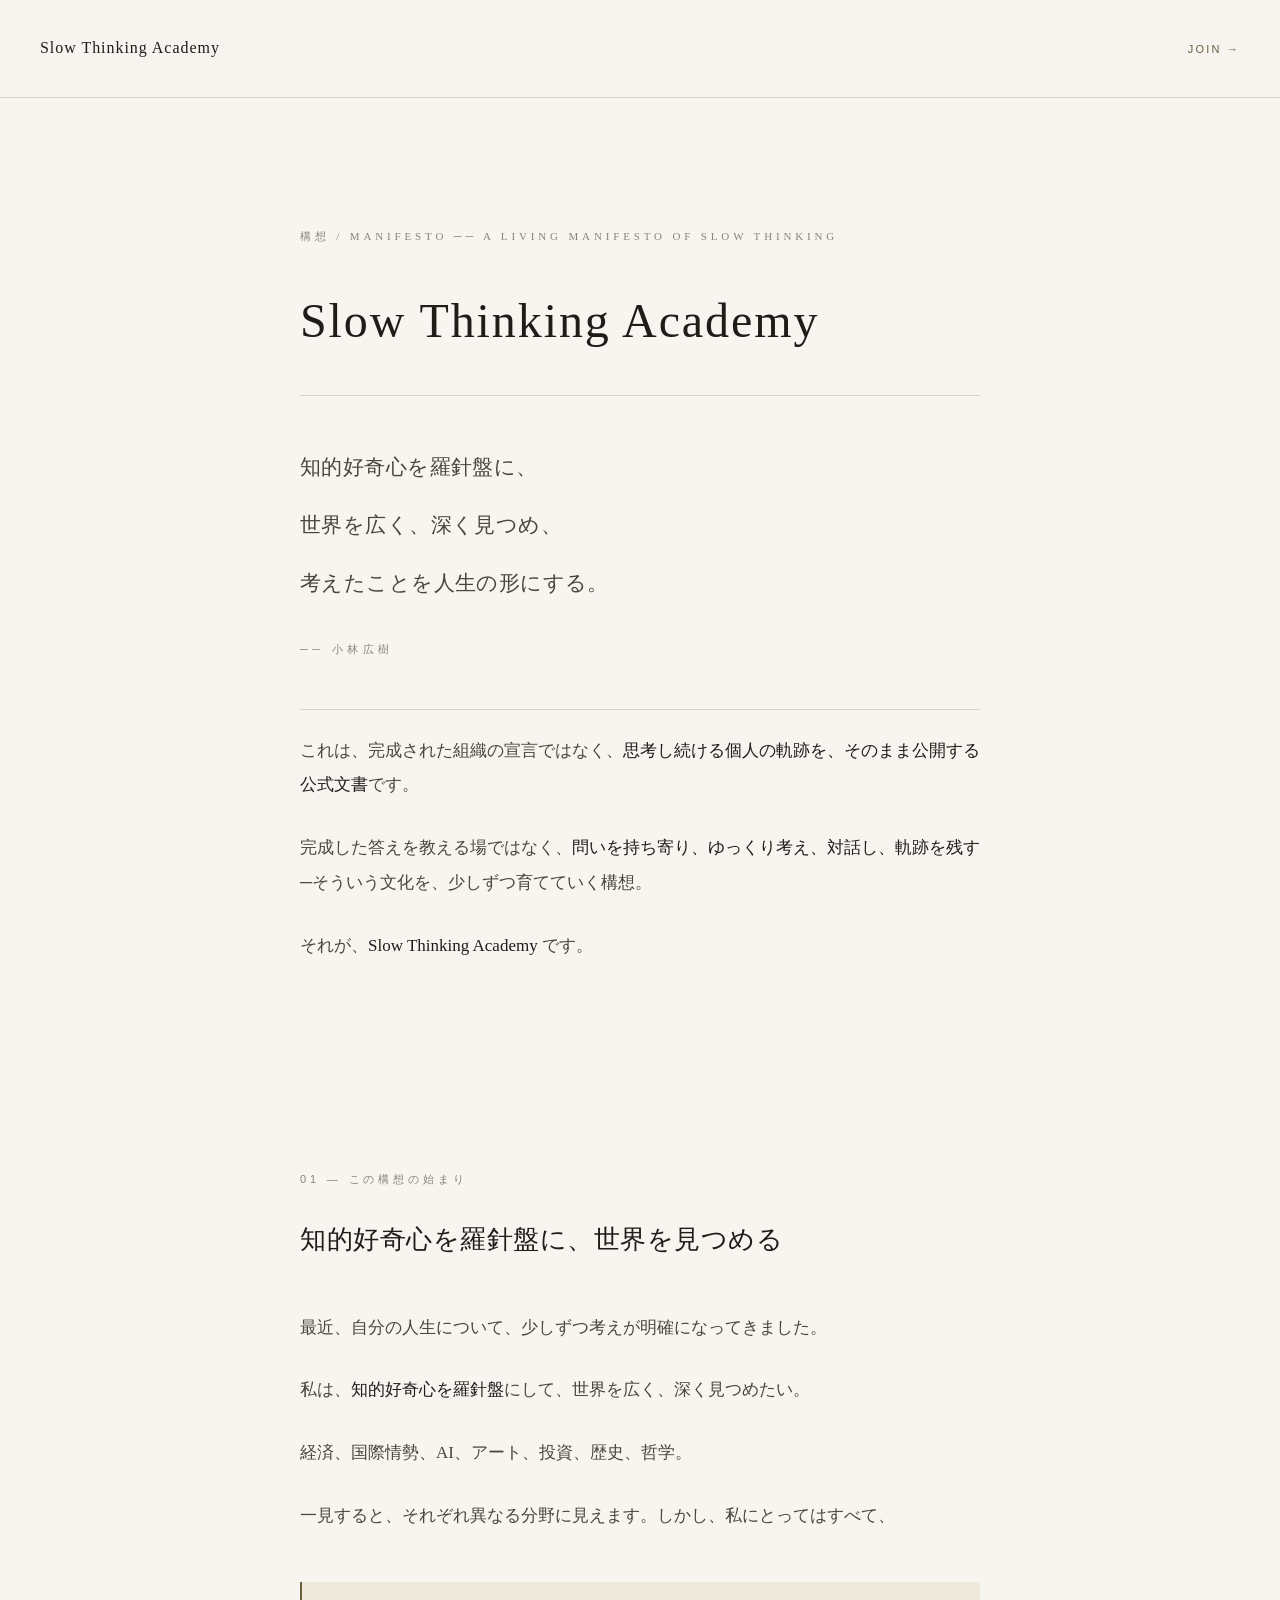
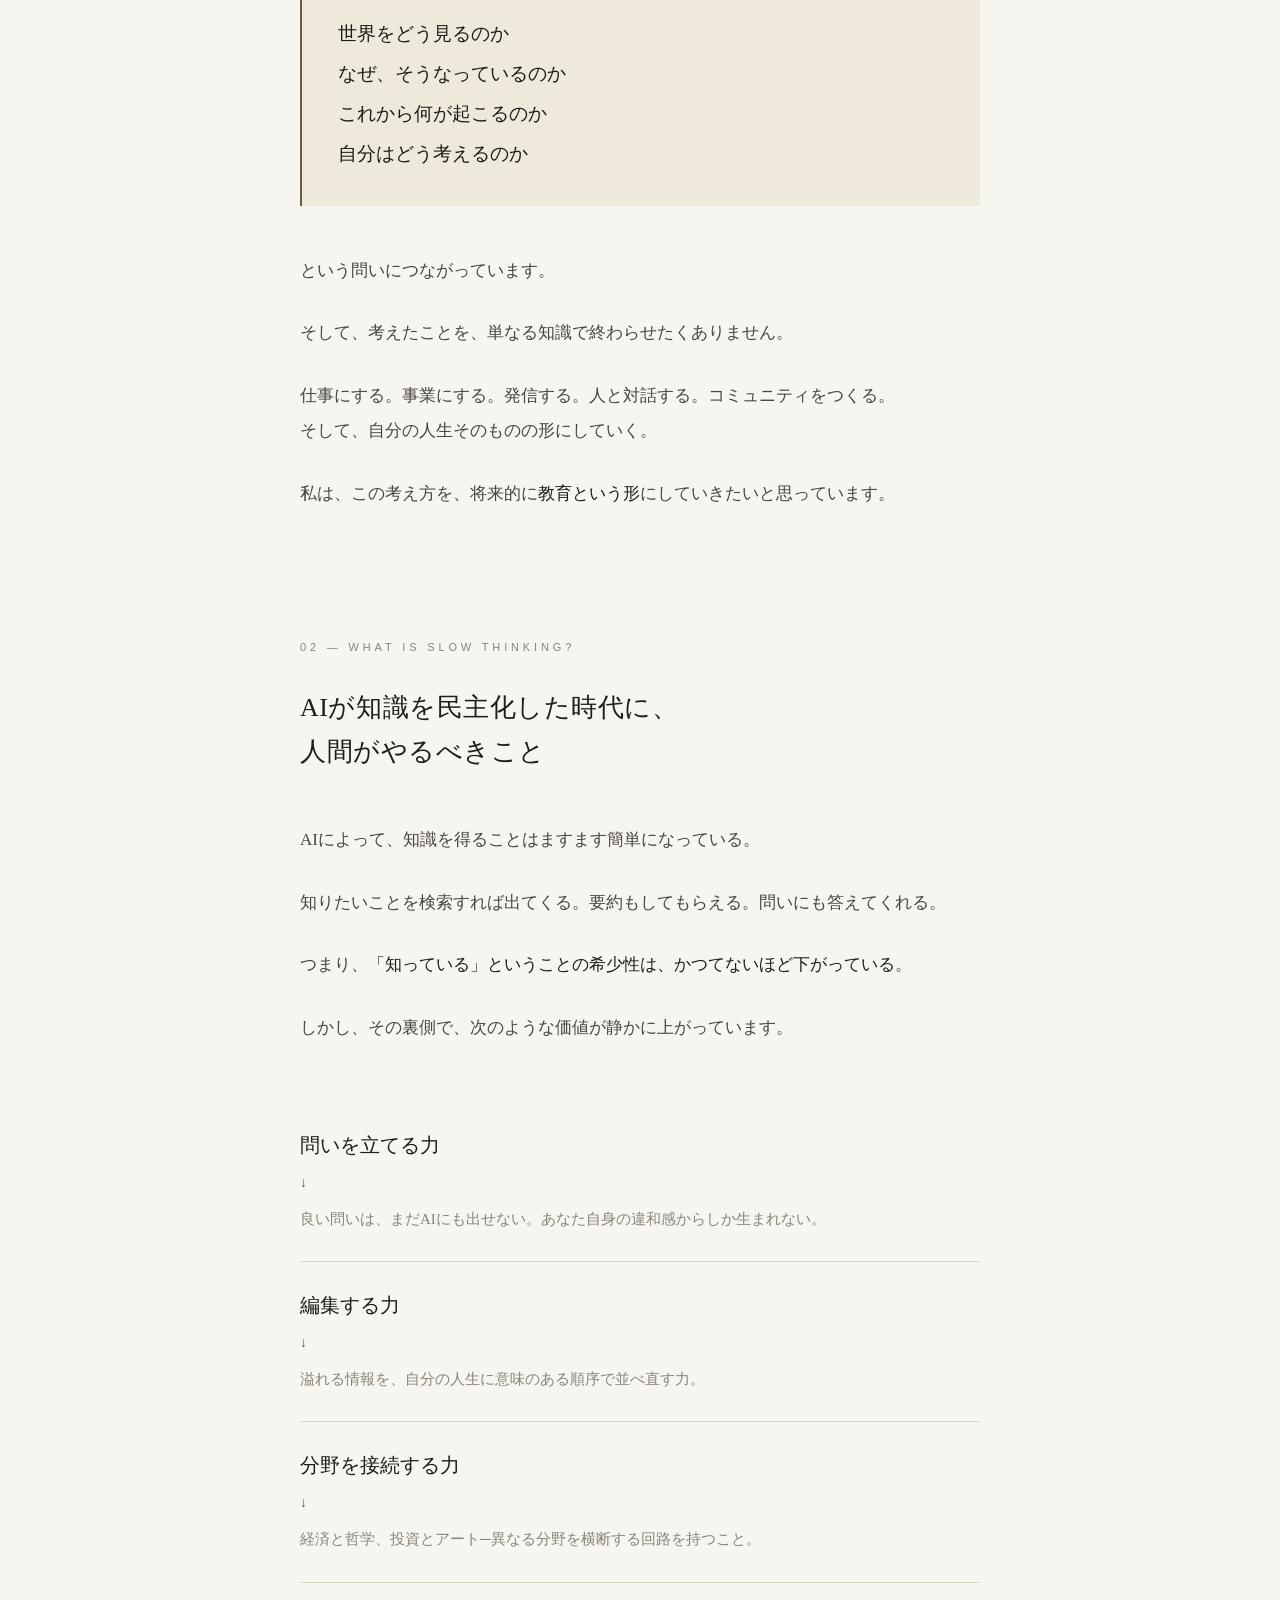
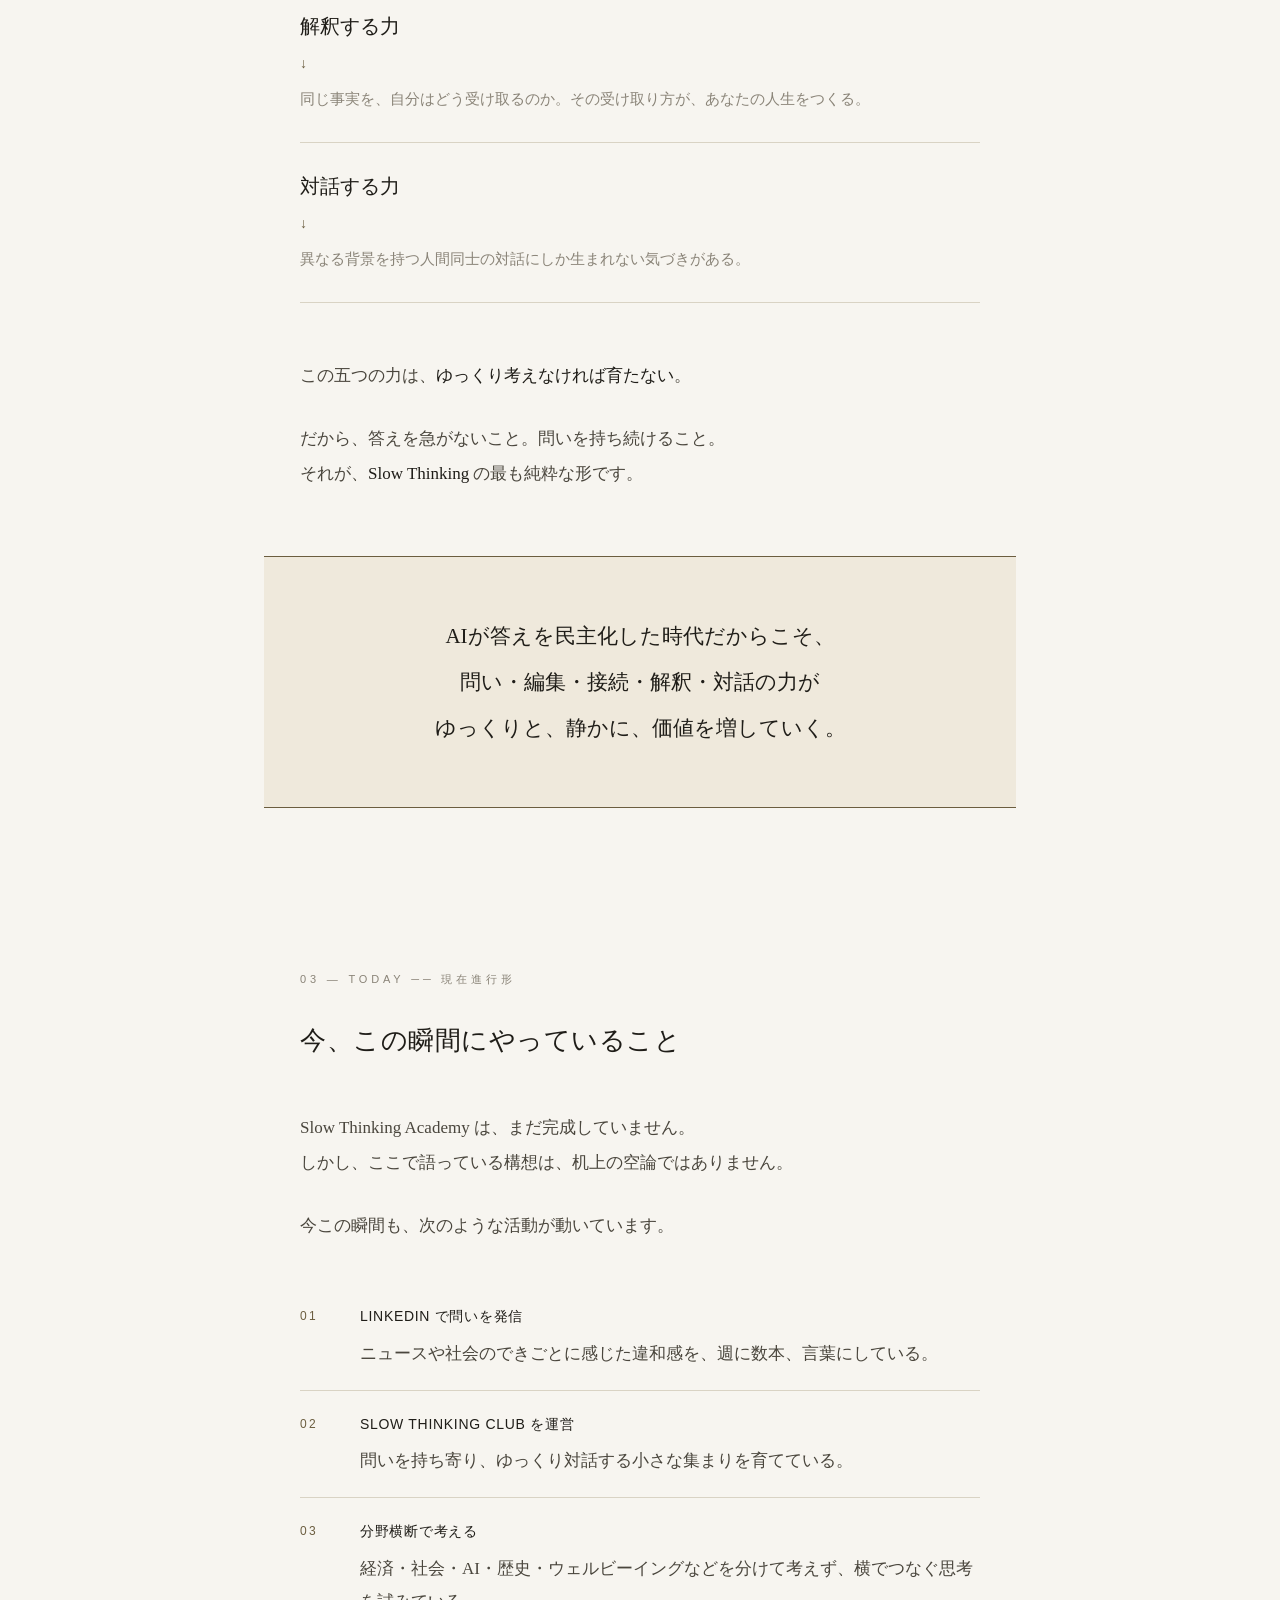
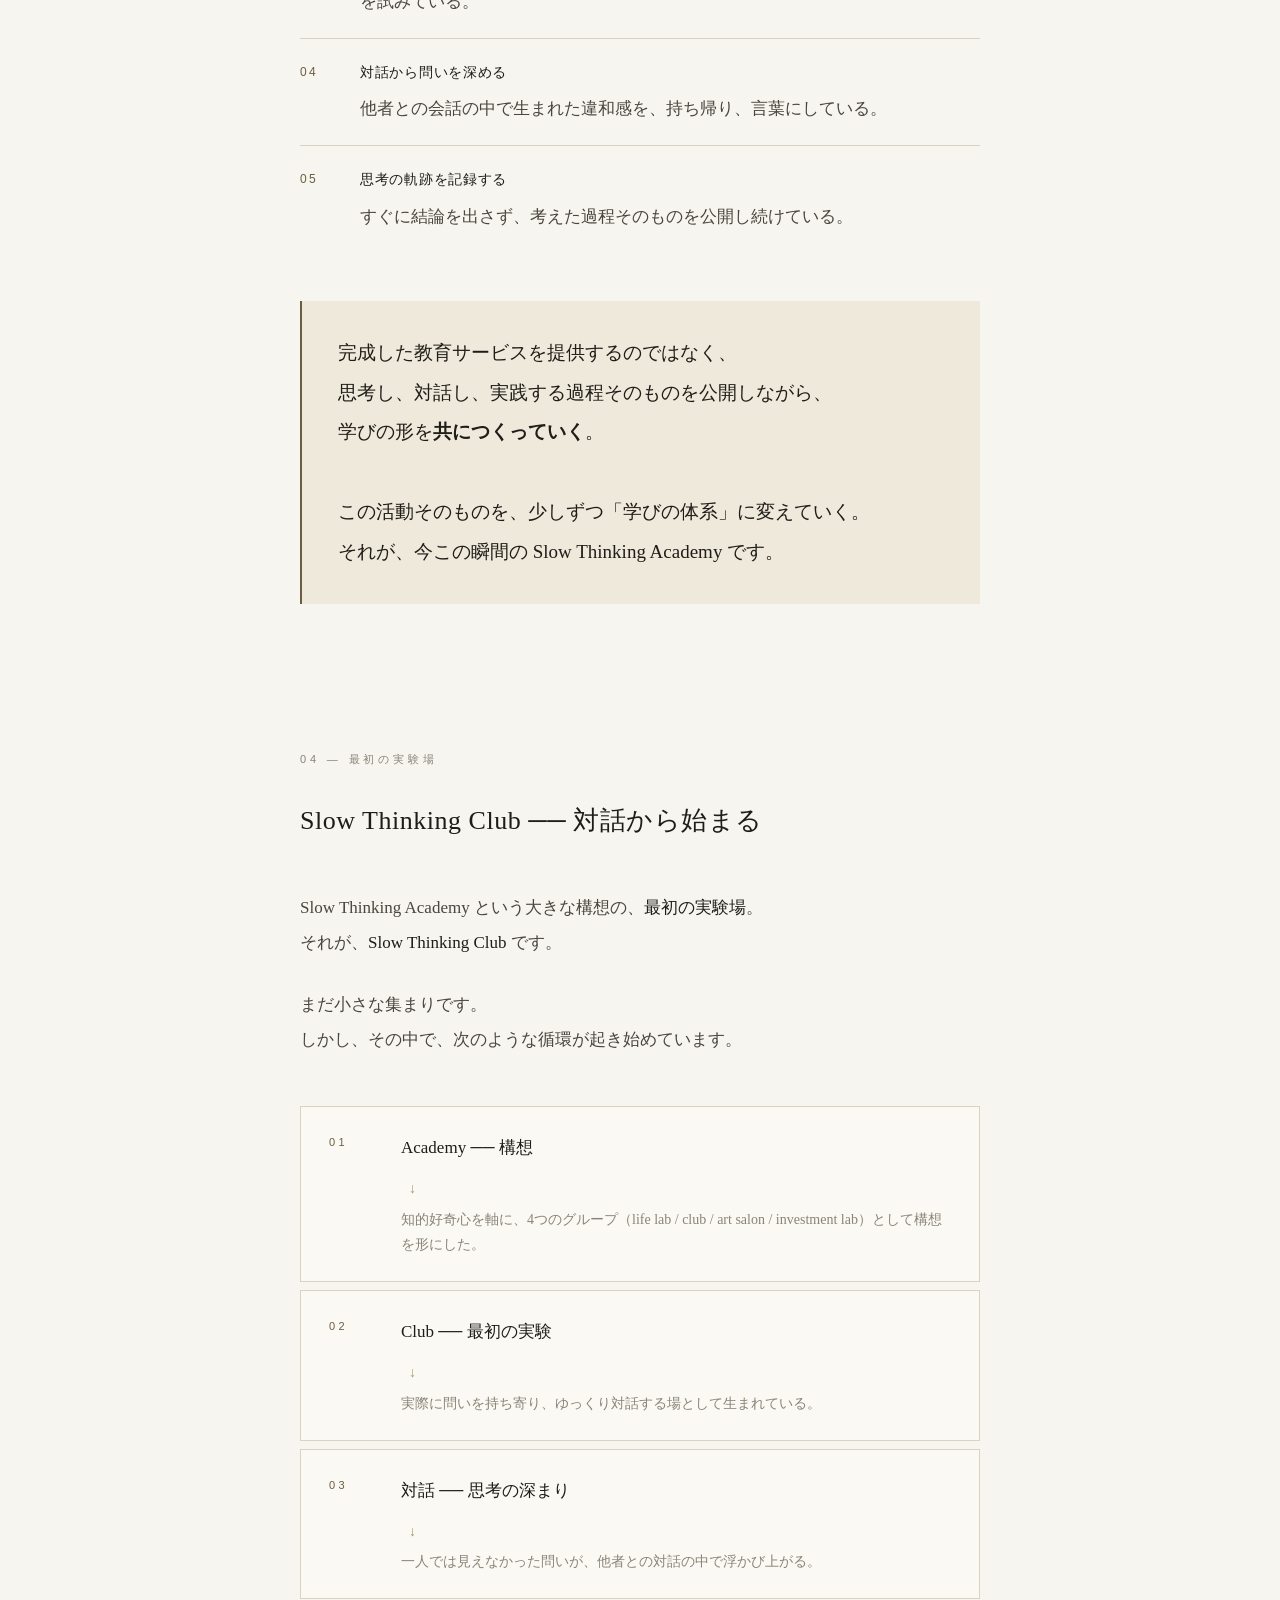
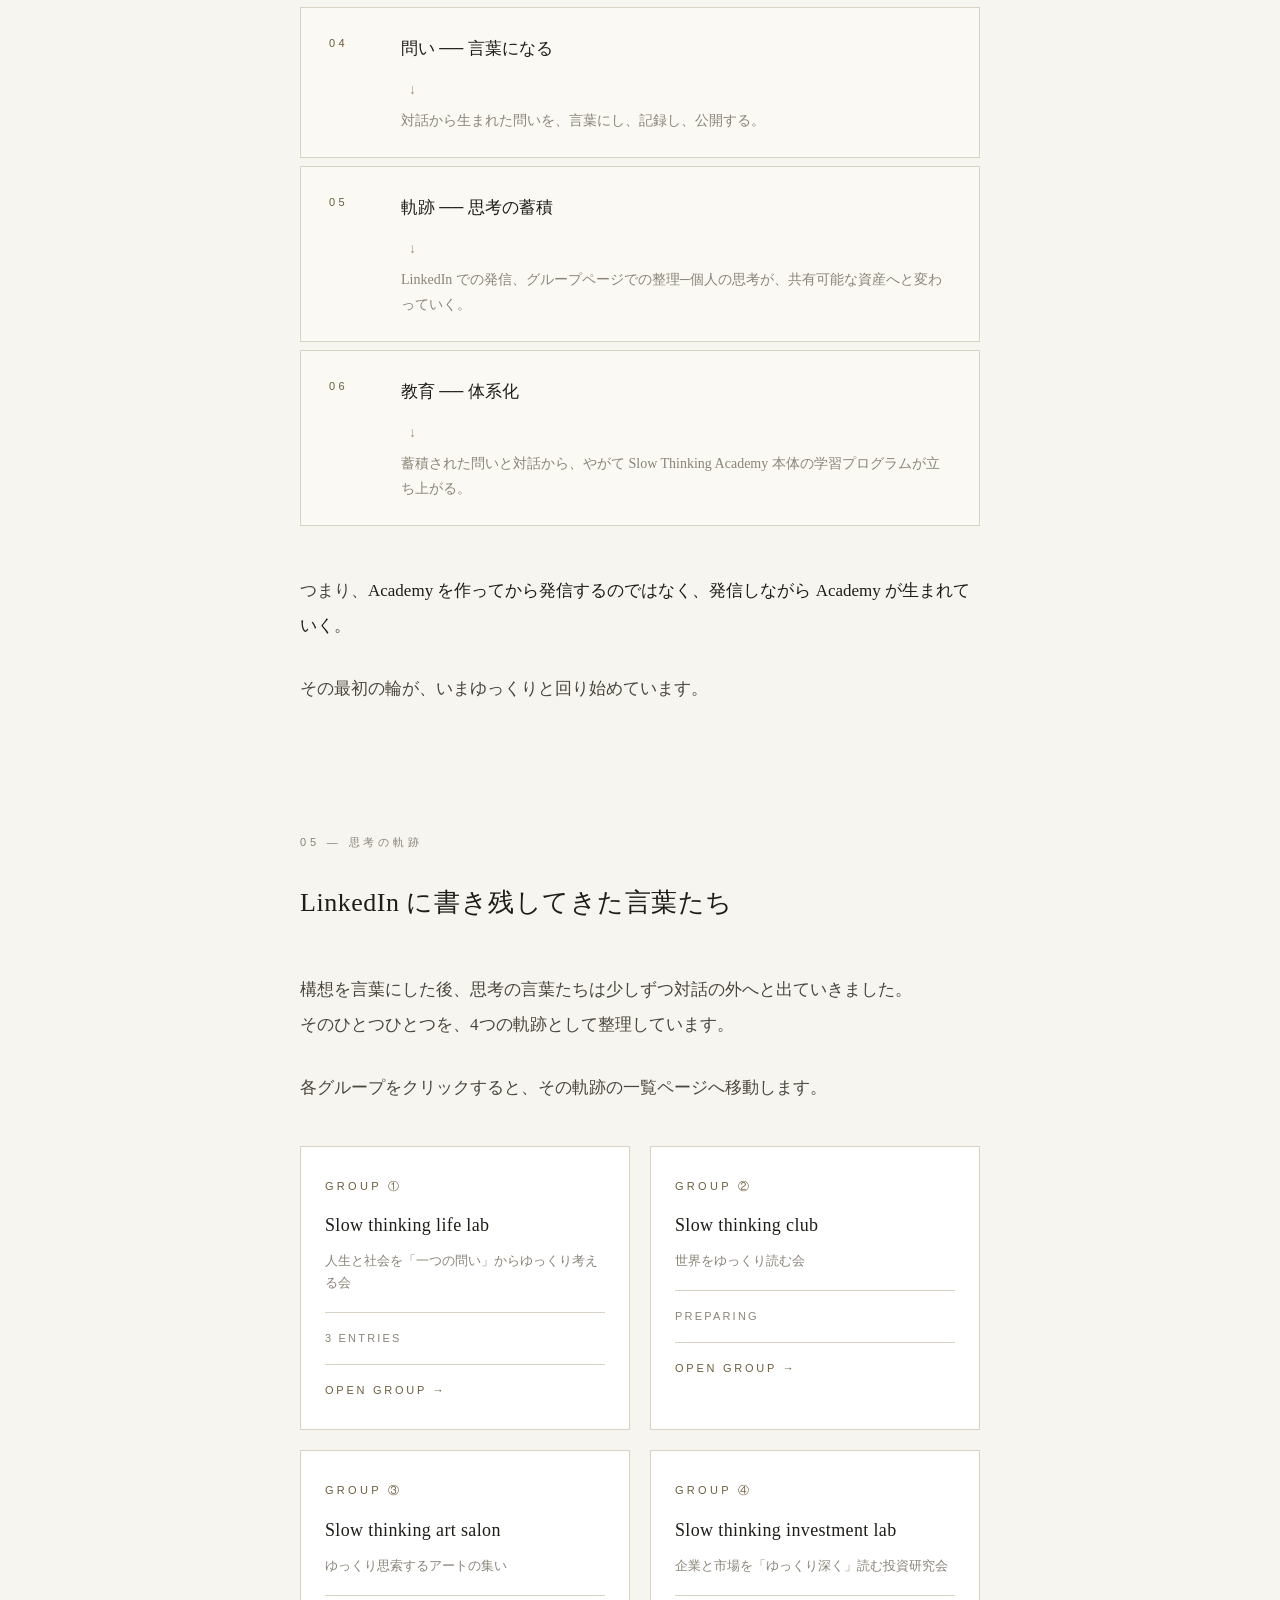
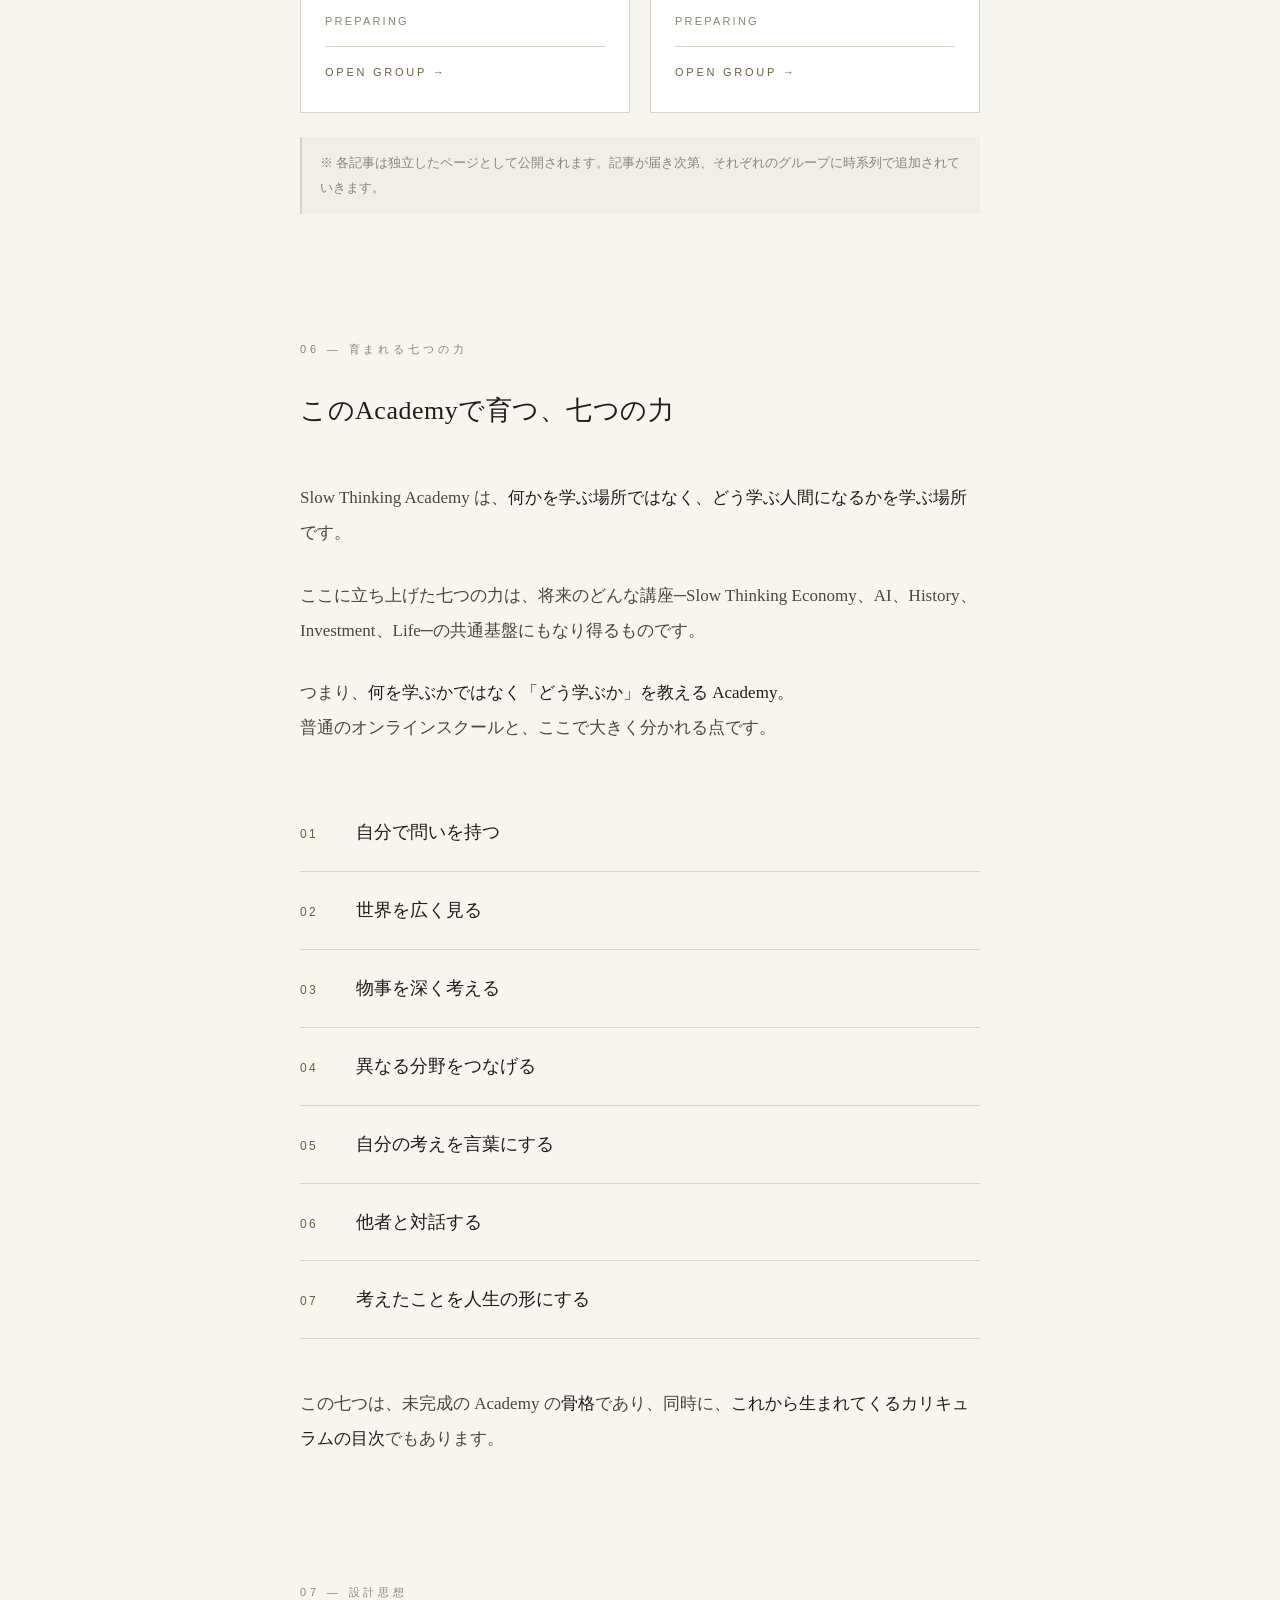
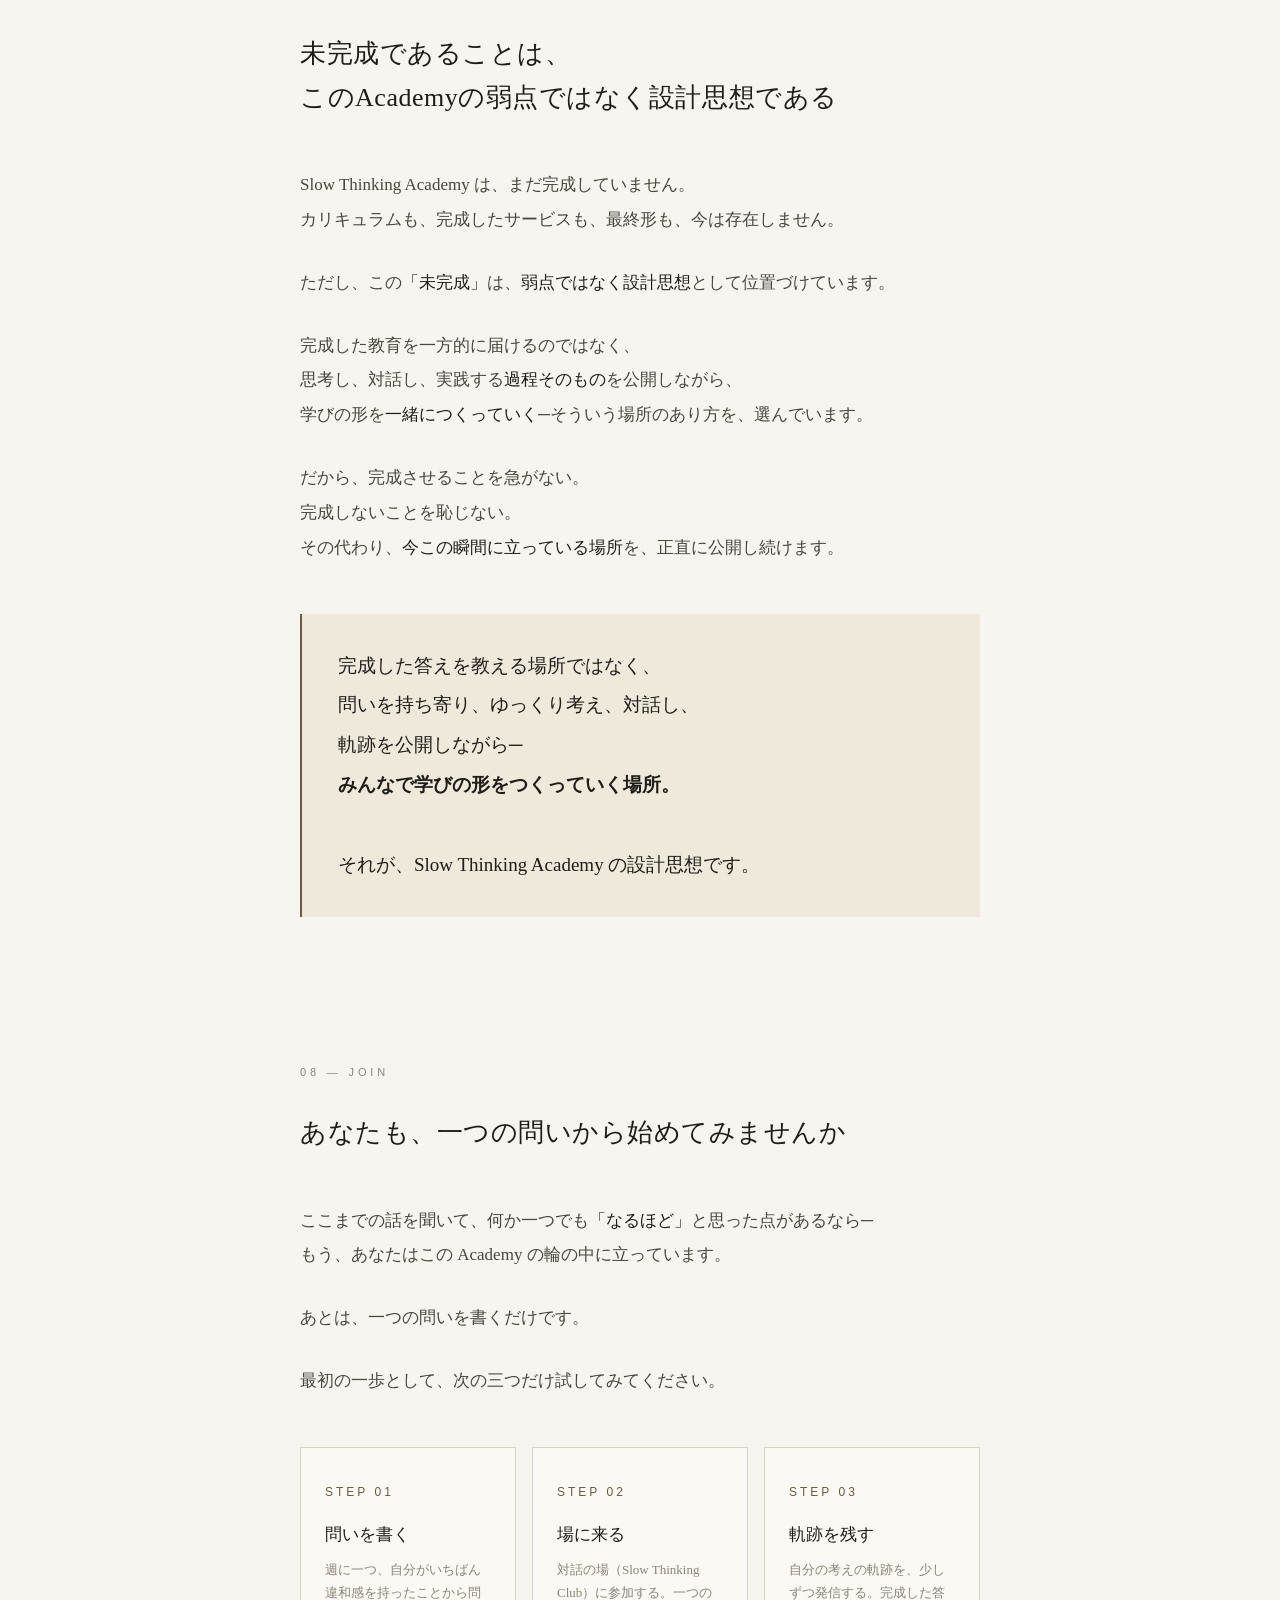
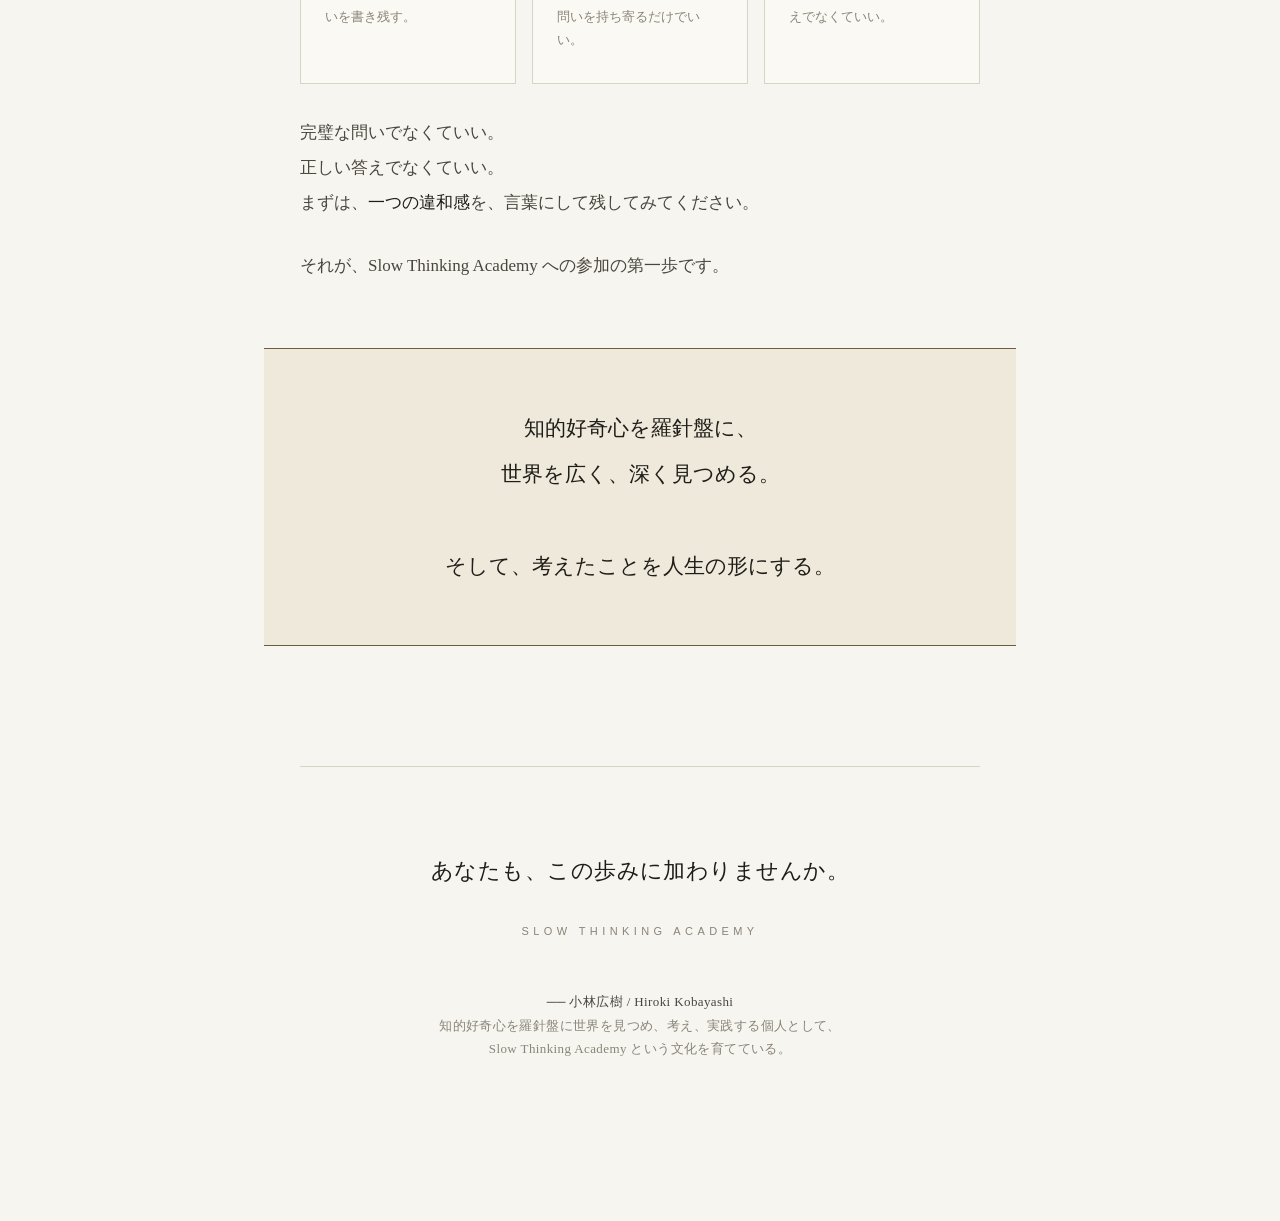
<file: index.html>
<!DOCTYPE html>
<html lang="ja">
<head>
<meta charset="UTF-8">
<meta name="viewport" content="width=device-width, initial-scale=1.0">
<title>Slow Thinking Academy — 構想</title>
<style>
:root{--bg:#f7f5f0;--ink:#1f1d18;--ink-soft:#4a463d;--ink-mute:#8a8478;--line:#d9d3c4;--accent:#6b5d3f;--accent-soft:#a89473;--quote:#efe9dc;--card:#fbf9f3}
*{box-sizing:border-box;margin:0;padding:0}
html{scroll-behavior:smooth}
body{background:var(--bg);color:var(--ink);font-family:"Hiragino Mincho ProN","Yu Mincho","YuMincho","Noto Serif JP","Songti SC",serif;line-height:2.05;font-size:17px;-webkit-font-smoothing:antialiased}
.wrap{max-width:760px;margin:0 auto;padding:80px 40px 160px}
.site-header{display:flex;justify-content:space-between;align-items:baseline;padding:32px 40px;border-bottom:1px solid var(--line);background:rgba(247,245,240,0.85)}
.site-header .site-title{font-size:16px;letter-spacing:0.06em;color:var(--ink);text-decoration:none}
.site-header .site-nav{font-family:"Helvetica Neue","Hiragino Kaku Gothic ProN",sans-serif;font-size:11px;letter-spacing:0.2em;color:var(--accent);text-decoration:none}
.site-header .site-nav:hover{color:var(--ink)}
.hero{padding-top:40px;padding-bottom:80px}
.tag{display:inline-block;font-size:11px;letter-spacing:0.35em;color:var(--ink-mute);text-transform:uppercase;margin-bottom:40px}
h1.page-title{font-size:48px;font-weight:500;letter-spacing:0.04em;line-height:1.4;margin-bottom:40px;color:var(--ink)}
h2{font-size:26px;font-weight:500;line-height:1.7;margin-bottom:48px;color:var(--ink);letter-spacing:0.02em}
h3{font-size:18px;font-weight:500;color:var(--ink);margin:32px 0 12px;letter-spacing:0.02em}
section{padding-top:96px;scroll-margin-top:40px}
.chapter-num{font-family:"Helvetica Neue",sans-serif;font-size:11px;letter-spacing:0.35em;color:var(--ink-mute);margin-bottom:28px;text-transform:uppercase}
.lead{border-top:1px solid var(--line);border-bottom:1px solid var(--line);padding:48px 0;margin-bottom:24px}
.lead p{font-size:21px;line-height:2.2;color:var(--ink-soft);margin-bottom:12px;font-weight:500;letter-spacing:0.02em}
.lead p:last-child{margin-bottom:0}
.lead .hero-sig{font-family:"Helvetica Neue",sans-serif;font-size:11px;letter-spacing:0.4em;color:var(--ink-mute);margin-top:32px;text-transform:uppercase}
p{margin-bottom:28px;color:var(--ink-soft)}
p strong{color:var(--ink);font-weight:500}
.quote-block{margin:48px 0;padding:32px 36px;background:var(--quote);border-left:2px solid var(--accent);font-size:19px;line-height:2.1;color:var(--ink)}
.quote-block.with-margin{margin:64px -36px;border-left:none;border-top:1px solid var(--accent);border-bottom:1px solid var(--accent);padding:56px 36px;text-align:center;font-size:21px;line-height:2.2}
.concept{margin:56px 0;padding:0}
.concept-item{padding:28px 0;border-bottom:1px solid var(--line)}
.concept-jp{font-size:20px;color:var(--ink);margin-bottom:8px;font-weight:500;line-height:1.5}
.concept-arrow{font-family:"Helvetica Neue",sans-serif;font-size:14px;color:var(--accent);letter-spacing:0.3em;margin:8px 0}
.concept-desc{color:var(--ink-mute);font-size:15px;line-height:1.9;margin-top:8px}
.principles{margin:48px 0;padding:0;list-style:none}
.principles li{display:flex;align-items:baseline;padding:20px 0;border-bottom:1px solid var(--line);font-size:18px;color:var(--ink)}
.principles .num{font-family:"Helvetica Neue",sans-serif;font-size:12px;color:var(--accent);width:56px;flex-shrink:0;letter-spacing:0.2em;font-weight:500}
.principles .text{color:var(--ink)}
.today-list{margin:40px 0;padding:0;list-style:none;counter-reset:today}
.today-list li{counter-increment:today;padding:20px 0 20px 60px;border-bottom:1px solid var(--line);font-size:17px;line-height:1.95;color:var(--ink-soft);position:relative}
.today-list li:last-child{border-bottom:none}
.today-list li::before{content:counter(today,decimal-leading-zero);position:absolute;left:0;top:22px;font-family:"Helvetica Neue",sans-serif;font-size:12px;color:var(--accent);letter-spacing:0.2em;font-weight:500}
.today-list li strong{color:var(--ink);font-weight:500;display:block;margin-bottom:6px;font-size:14px;letter-spacing:0.05em;font-family:"Helvetica Neue","Hiragino Kaku Gothic ProN",sans-serif;text-transform:uppercase}
.cycle{margin:48px 0;padding:0}
.cycle-step{display:flex;align-items:flex-start;gap:24px;padding:24px 28px;border:1px solid var(--line);background:var(--card);margin-bottom:8px;transition:border-color 0.2s,background 0.2s}
.cycle-step:hover{border-color:var(--accent);background:var(--quote)}
.cycle-step-num{font-family:"Helvetica Neue",sans-serif;font-size:11px;letter-spacing:0.3em;color:var(--accent);width:48px;flex-shrink:0;font-weight:500}
.cycle-step-body{flex:1}
.cycle-step-jp{font-size:17px;color:var(--ink);font-weight:500;margin-bottom:4px;display:inline-block}
.cycle-step-arrow{display:block;font-family:"Helvetica Neue",sans-serif;font-size:14px;color:var(--accent-soft);margin:4px 0 4px 8px}
.cycle-step-desc{font-size:14px;color:var(--ink-mute);line-height:1.8}
.group-index-grid{display:grid;grid-template-columns:1fr 1fr;gap:20px;margin:40px 0 24px}
.group-card{display:block;text-decoration:none;background:#ffffff;border:1px solid var(--line);padding:28px 24px;transition:background 0.25s ease,border-color 0.25s ease,transform 0.25s ease;color:inherit;position:relative;overflow:hidden}
.group-card::before{content:"";position:absolute;left:0;top:0;bottom:0;width:2px;background:transparent;transition:background 0.25s ease}
.group-card:hover{background:var(--quote);border-color:var(--accent);transform:translateY(-2px)}
.group-card:hover::before{background:var(--accent)}
.group-card-num{font-family:"Helvetica Neue",sans-serif;font-size:11px;letter-spacing:0.3em;color:var(--accent);margin-bottom:14px}
.group-card-title{font-size:18px;font-weight:500;line-height:1.6;margin-bottom:10px;color:var(--ink);letter-spacing:0.02em}
.group-card-subtitle{font-size:13px;color:var(--ink-mute);line-height:1.7;margin-bottom:18px}
.group-card-meta{font-family:"Helvetica Neue",sans-serif;font-size:11px;letter-spacing:0.2em;color:var(--ink-mute);border-top:1px solid var(--line);padding-top:14px}
.group-card-link{font-family:"Helvetica Neue",sans-serif;font-size:11px;letter-spacing:0.25em;color:var(--accent);border-top:1px solid var(--line);padding-top:14px;margin-top:14px}
.group-note{font-size:13px;color:var(--ink-mute);line-height:1.9;padding:14px 18px;background:rgba(107,93,63,0.04);border-left:2px solid var(--line)}
.join-grid{display:grid;grid-template-columns:repeat(3,1fr);gap:16px;margin:48px 0 32px}
.join-card{background:var(--card);border:1px solid var(--line);padding:32px 24px;text-align:left;transition:border-color 0.25s,transform 0.25s;position:relative;overflow:hidden}
.join-card::before{content:"";position:absolute;left:0;top:0;bottom:0;width:2px;background:transparent;transition:background 0.25s ease}
.join-card:hover{border-color:var(--accent);transform:translateY(-2px)}
.join-card:hover::before{background:var(--accent)}
.join-card-num{font-family:"Helvetica Neue",sans-serif;font-size:12px;letter-spacing:0.25em;color:var(--accent);margin-bottom:16px;font-weight:500}
.join-card-title{font-size:17px;font-weight:500;color:var(--ink);margin-bottom:10px;line-height:1.6}
.join-card-desc{font-size:13px;color:var(--ink-mute);line-height:1.8}
footer{margin-top:120px;padding-top:80px;border-top:1px solid var(--line);text-align:center}
.signature-block{margin-bottom:48px}
.invite{font-size:22px;line-height:2.2;color:var(--ink);margin-bottom:20px;font-weight:500;letter-spacing:0.02em}
.signature{font-family:"Helvetica Neue",sans-serif;font-size:11px;letter-spacing:0.4em;color:var(--ink-mute);margin-top:24px;text-transform:uppercase}
.founder{margin-top:32px;font-size:13px;color:var(--ink-mute);line-height:1.8;letter-spacing:0.03em}
.founder strong{color:var(--ink-soft);font-weight:500}
@media (max-width:640px){
  body{font-size:16px}
  .wrap{padding:60px 24px 120px}
  .site-header{padding:24px;flex-direction:column;align-items:flex-start;gap:12px}
  h1.page-title{font-size:32px}
  h2{font-size:21px}
  .lead p{font-size:18px}
  section{padding-top:64px}
  .quote-block.with-margin{margin:48px 0;font-size:18px;padding:40px 24px}
  .group-index-grid{grid-template-columns:1fr;gap:14px}
  .join-grid{grid-template-columns:1fr;gap:12px}
}
</style>
</head>
<body>

<header class="site-header">
  <a class="site-title" href="index.html">Slow Thinking Academy</a>
  <a class="site-nav" href="#join">JOIN →</a>
</header>

<div class="wrap">

  <section class="hero">
    <span class="tag">構想 / MANIFESTO ── A Living Manifesto of Slow Thinking</span>
    <h1 class="page-title">Slow Thinking Academy</h1>

    <div class="lead">
      <p>知的好奇心を羅針盤に、</p>
      <p>世界を広く、深く見つめ、</p>
      <p>考えたことを人生の形にする。</p>
      <div class="hero-sig">── 小林広樹</div>
    </div>

    <p>これは、完成された組織の宣言ではなく、<strong>思考し続ける個人の軌跡を、そのまま公開する公式文書</strong>です。</p>

    <p>完成した答えを教える場ではなく、<strong>問いを持ち寄り、ゆっくり考え、対話し、軌跡を残す</strong>─そういう文化を、少しずつ育てていく構想。</p>

    <p>それが、<strong>Slow Thinking Academy</strong> です。</p>
  </section>

  <section>
    <div class="chapter-num">01 — この構想の始まり</div>
    <h2>知的好奇心を羅針盤に、世界を見つめる</h2>

    <p>最近、自分の人生について、少しずつ考えが明確になってきました。</p>
    <p>私は、<strong>知的好奇心を羅針盤</strong>にして、世界を広く、深く見つめたい。</p>
    <p>経済、国際情勢、AI、アート、投資、歴史、哲学。</p>
    <p>一見すると、それぞれ異なる分野に見えます。しかし、私にとってはすべて、</p>

    <div class="quote-block">
      世界をどう見るのか<br>
      なぜ、そうなっているのか<br>
      これから何が起こるのか<br>
      自分はどう考えるのか
    </div>

    <p>という問いにつながっています。</p>

    <p>そして、考えたことを、単なる知識で終わらせたくありません。</p>

    <p>仕事にする。事業にする。発信する。人と対話する。コミュニティをつくる。<br>
    そして、自分の人生そのものの形にしていく。</p>

    <p>私は、この考え方を、将来的に<strong>教育という形</strong>にしていきたいと思っています。</p>
  </section>

  <section>
    <div class="chapter-num">02 — What is Slow Thinking?</div>
    <h2>AIが知識を民主化した時代に、<br>人間がやるべきこと</h2>

    <p>AIによって、知識を得ることはますます簡単になっている。</p>
    <p>知りたいことを検索すれば出てくる。要約もしてもらえる。問いにも答えてくれる。</p>
    <p>つまり、<strong>「知っている」ということの希少性は、かつてないほど下がっている</strong>。</p>

    <p>しかし、その裏側で、次のような価値が静かに上がっています。</p>

    <div class="concept">
      <div class="concept-item">
        <div class="concept-jp">問いを立てる力</div>
        <div class="concept-arrow">↓</div>
        <div class="concept-desc">良い問いは、まだAIにも出せない。あなた自身の違和感からしか生まれない。</div>
      </div>
      <div class="concept-item">
        <div class="concept-jp">編集する力</div>
        <div class="concept-arrow">↓</div>
        <div class="concept-desc">溢れる情報を、自分の人生に意味のある順序で並べ直す力。</div>
      </div>
      <div class="concept-item">
        <div class="concept-jp">分野を接続する力</div>
        <div class="concept-arrow">↓</div>
        <div class="concept-desc">経済と哲学、投資とアート─異なる分野を横断する回路を持つこと。</div>
      </div>
      <div class="concept-item">
        <div class="concept-jp">解釈する力</div>
        <div class="concept-arrow">↓</div>
        <div class="concept-desc">同じ事実を、自分はどう受け取るのか。その受け取り方が、あなたの人生をつくる。</div>
      </div>
      <div class="concept-item">
        <div class="concept-jp">対話する力</div>
        <div class="concept-arrow">↓</div>
        <div class="concept-desc">異なる背景を持つ人間同士の対話にしか生まれない気づきがある。</div>
      </div>
    </div>

    <p>この五つの力は、<strong>ゆっくり考えなければ育たない</strong>。</p>

    <p>だから、答えを急がないこと。問いを持ち続けること。<br>
    それが、<strong>Slow Thinking</strong> の最も純粋な形です。</p>

    <div class="quote-block with-margin">
      AIが答えを民主化した時代だからこそ、<br>
      問い・編集・接続・解釈・対話の力が<br>
      ゆっくりと、静かに、価値を増していく。
    </div>
  </section>

  <section>
    <div class="chapter-num">03 — TODAY ── 現在進行形</div>
    <h2>今、この瞬間にやっていること</h2>

    <p>Slow Thinking Academy は、まだ完成していません。<br>
    しかし、ここで語っている構想は、机上の空論ではありません。</p>

    <p>今この瞬間も、次のような活動が動いています。</p>

    <ul class="today-list">
      <li><strong>LinkedIn で問いを発信</strong>ニュースや社会のできごとに感じた違和感を、週に数本、言葉にしている。</li>
      <li><strong>Slow Thinking Club を運営</strong>問いを持ち寄り、ゆっくり対話する小さな集まりを育てている。</li>
      <li><strong>分野横断で考える</strong>経済・社会・AI・歴史・ウェルビーイングなどを分けて考えず、横でつなぐ思考を試みている。</li>
      <li><strong>対話から問いを深める</strong>他者との会話の中で生まれた違和感を、持ち帰り、言葉にしている。</li>
      <li><strong>思考の軌跡を記録する</strong>すぐに結論を出さず、考えた過程そのものを公開し続けている。</li>
    </ul>

    <div class="quote-block">
      完成した教育サービスを提供するのではなく、<br>
      思考し、対話し、実践する過程そのものを公開しながら、<br>
      学びの形を<strong>共につくっていく</strong>。<br><br>
      この活動そのものを、少しずつ「学びの体系」に変えていく。<br>
      それが、今この瞬間の Slow Thinking Academy です。
    </div>
  </section>

  <section>
    <div class="chapter-num">04 — 最初の実験場</div>
    <h2>Slow Thinking Club ── 対話から始まる</h2>

    <p>Slow Thinking Academy という大きな構想の、<strong>最初の実験場</strong>。<br>
    それが、<strong>Slow Thinking Club</strong> です。</p>

    <p>まだ小さな集まりです。<br>
    しかし、その中で、次のような循環が起き始めています。</p>

    <div class="cycle">
      <div class="cycle-step">
        <div class="cycle-step-num">01</div>
        <div class="cycle-step-body">
          <div class="cycle-step-jp">Academy ── 構想</div>
          <div class="cycle-step-arrow">↓</div>
          <div class="cycle-step-desc">知的好奇心を軸に、4つのグループ（life lab / club / art salon / investment lab）として構想を形にした。</div>
        </div>
      </div>
      <div class="cycle-step">
        <div class="cycle-step-num">02</div>
        <div class="cycle-step-body">
          <div class="cycle-step-jp">Club ── 最初の実験</div>
          <div class="cycle-step-arrow">↓</div>
          <div class="cycle-step-desc">実際に問いを持ち寄り、ゆっくり対話する場として生まれている。</div>
        </div>
      </div>
      <div class="cycle-step">
        <div class="cycle-step-num">03</div>
        <div class="cycle-step-body">
          <div class="cycle-step-jp">対話 ── 思考の深まり</div>
          <div class="cycle-step-arrow">↓</div>
          <div class="cycle-step-desc">一人では見えなかった問いが、他者との対話の中で浮かび上がる。</div>
        </div>
      </div>
      <div class="cycle-step">
        <div class="cycle-step-num">04</div>
        <div class="cycle-step-body">
          <div class="cycle-step-jp">問い ── 言葉になる</div>
          <div class="cycle-step-arrow">↓</div>
          <div class="cycle-step-desc">対話から生まれた問いを、言葉にし、記録し、公開する。</div>
        </div>
      </div>
      <div class="cycle-step">
        <div class="cycle-step-num">05</div>
        <div class="cycle-step-body">
          <div class="cycle-step-jp">軌跡 ── 思考の蓄積</div>
          <div class="cycle-step-arrow">↓</div>
          <div class="cycle-step-desc">LinkedIn での発信、グループページでの整理─個人の思考が、共有可能な資産へと変わっていく。</div>
        </div>
      </div>
      <div class="cycle-step">
        <div class="cycle-step-num">06</div>
        <div class="cycle-step-body">
          <div class="cycle-step-jp">教育 ── 体系化</div>
          <div class="cycle-step-arrow">↓</div>
          <div class="cycle-step-desc">蓄積された問いと対話から、やがて Slow Thinking Academy 本体の学習プログラムが立ち上がる。</div>
        </div>
      </div>
    </div>

    <p>つまり、<strong>Academy を作ってから発信するのではなく、発信しながら Academy が生まれていく</strong>。</p>

    <p>その最初の輪が、いまゆっくりと回り始めています。</p>
  </section>

  <section id="group-index">
    <div class="chapter-num">05 — 思考の軌跡</div>
    <h2>LinkedIn に書き残してきた言葉たち</h2>

    <p>構想を言葉にした後、思考の言葉たちは少しずつ対話の外へと出ていきました。<br>
    そのひとつひとつを、4つの軌跡として整理しています。</p>

    <p>各グループをクリックすると、その軌跡の一覧ページへ移動します。</p>

    <nav class="group-index-grid">
      <a class="group-card" href="groups/life-lab.html">
        <div class="group-card-num">GROUP ①</div>
        <div class="group-card-title">Slow thinking life lab</div>
        <div class="group-card-subtitle">人生と社会を「一つの問い」からゆっくり考える会</div>
        <div class="group-card-meta">3 ENTRIES</div>
        <div class="group-card-link">OPEN GROUP →</div>
      </a>
      <a class="group-card" href="groups/club.html">
        <div class="group-card-num">GROUP ②</div>
        <div class="group-card-title">Slow thinking club</div>
        <div class="group-card-subtitle">世界をゆっくり読む会</div>
        <div class="group-card-meta">PREPARING</div>
        <div class="group-card-link">OPEN GROUP →</div>
      </a>
      <a class="group-card" href="groups/art-salon.html">
        <div class="group-card-num">GROUP ③</div>
        <div class="group-card-title">Slow thinking art salon</div>
        <div class="group-card-subtitle">ゆっくり思索するアートの集い</div>
        <div class="group-card-meta">PREPARING</div>
        <div class="group-card-link">OPEN GROUP →</div>
      </a>
      <a class="group-card" href="groups/investment-lab.html">
        <div class="group-card-num">GROUP ④</div>
        <div class="group-card-title">Slow thinking investment lab</div>
        <div class="group-card-subtitle">企業と市場を「ゆっくり深く」読む投資研究会</div>
        <div class="group-card-meta">PREPARING</div>
        <div class="group-card-link">OPEN GROUP →</div>
      </a>
    </nav>

    <p class="group-note">※ 各記事は独立したページとして公開されます。記事が届き次第、それぞれのグループに時系列で追加されていきます。</p>
  </section>

  <section>
    <div class="chapter-num">06 — 育まれる七つの力</div>
    <h2>このAcademyで育つ、七つの力</h2>

    <p>Slow Thinking Academy は、<strong>何かを学ぶ場所ではなく、どう学ぶ人間になるかを学ぶ場所</strong> です。</p>

    <p>ここに立ち上げた七つの力は、将来のどんな講座─Slow Thinking Economy、AI、History、Investment、Life─の共通基盤にもなり得るものです。</p>

    <p>つまり、<strong>何を学ぶかではなく「どう学ぶか」を教える Academy</strong>。<br>
    普通のオンラインスクールと、ここで大きく分かれる点です。</p>

    <ul class="principles">
      <li><span class="num">01</span><span class="text">自分で問いを持つ</span></li>
      <li><span class="num">02</span><span class="text">世界を広く見る</span></li>
      <li><span class="num">03</span><span class="text">物事を深く考える</span></li>
      <li><span class="num">04</span><span class="text">異なる分野をつなげる</span></li>
      <li><span class="num">05</span><span class="text">自分の考えを言葉にする</span></li>
      <li><span class="num">06</span><span class="text">他者と対話する</span></li>
      <li><span class="num">07</span><span class="text">考えたことを人生の形にする</span></li>
    </ul>

    <p>この七つは、未完成の Academy の<strong>骨格</strong>であり、同時に、<strong>これから生まれてくるカリキュラムの目次</strong>でもあります。</p>
  </section>

  <section>
    <div class="chapter-num">07 — 設計思想</div>
    <h2>未完成であることは、<br>このAcademyの弱点ではなく設計思想である</h2>

    <p>Slow Thinking Academy は、まだ完成していません。<br>
    カリキュラムも、完成したサービスも、最終形も、今は存在しません。</p>

    <p>ただし、この<strong>「未完成」</strong>は、<strong>弱点ではなく設計思想</strong>として位置づけています。</p>

    <p>完成した教育を一方的に届けるのではなく、<br>
    思考し、対話し、実践する<strong>過程そのもの</strong>を公開しながら、<br>
    学びの形を<strong>一緒につくっていく</strong>─そういう場所のあり方を、選んでいます。</p>

    <p>だから、完成させることを急がない。<br>
    完成しないことを恥じない。<br>
    その代わり、<strong>今この瞬間に立っている場所</strong>を、正直に公開し続けます。</p>

    <div class="quote-block">
      完成した答えを教える場所ではなく、<br>
      問いを持ち寄り、ゆっくり考え、対話し、<br>
      軌跡を公開しながら─<br>
      <strong>みんなで学びの形をつくっていく場所。</strong><br><br>
      それが、Slow Thinking Academy の設計思想です。
    </div>
  </section>

  <section id="join">
    <div class="chapter-num">08 — JOIN</div>
    <h2>あなたも、一つの問いから始めてみませんか</h2>

    <p>ここまでの話を聞いて、何か一つでも<strong>「なるほど」</strong>と思った点があるなら─<br>
    もう、あなたはこの Academy の輪の中に立っています。</p>

    <p>あとは、一つの問いを書くだけです。</p>

    <p>最初の一歩として、次の三つだけ試してみてください。</p>

    <div class="join-grid">
      <div class="join-card">
        <div class="join-card-num">STEP 01</div>
        <div class="join-card-title">問いを書く</div>
        <div class="join-card-desc">週に一つ、自分がいちばん違和感を持ったことから問いを書き残す。</div>
      </div>
      <div class="join-card">
        <div class="join-card-num">STEP 02</div>
        <div class="join-card-title">場に来る</div>
        <div class="join-card-desc">対話の場（Slow Thinking Club）に参加する。一つの問いを持ち寄るだけでいい。</div>
      </div>
      <div class="join-card">
        <div class="join-card-num">STEP 03</div>
        <div class="join-card-title">軌跡を残す</div>
        <div class="join-card-desc">自分の考えの軌跡を、少しずつ発信する。完成した答えでなくていい。</div>
      </div>
    </div>

    <p>完璧な問いでなくていい。<br>
    正しい答えでなくていい。<br>
    まずは、<strong>一つの違和感</strong>を、言葉にして残してみてください。</p>

    <p>それが、Slow Thinking Academy への参加の第一歩です。</p>

    <div class="quote-block with-margin">
      知的好奇心を羅針盤に、<br>
      世界を広く、深く見つめる。<br><br>
      そして、考えたことを人生の形にする。
    </div>
  </section>

  <footer>
    <div class="signature-block">
      <div class="invite">あなたも、この歩みに加わりませんか。</div>
      <div class="signature">Slow Thinking Academy</div>
    </div>

    <div class="founder">
      <strong>── 小林広樹 / Hiroki Kobayashi</strong><br>
      知的好奇心を羅針盤に世界を見つめ、考え、実践する個人として、<br>
      Slow Thinking Academy という文化を育てている。
    </div>
  </footer>

</div>
</body>
</html>
</file>
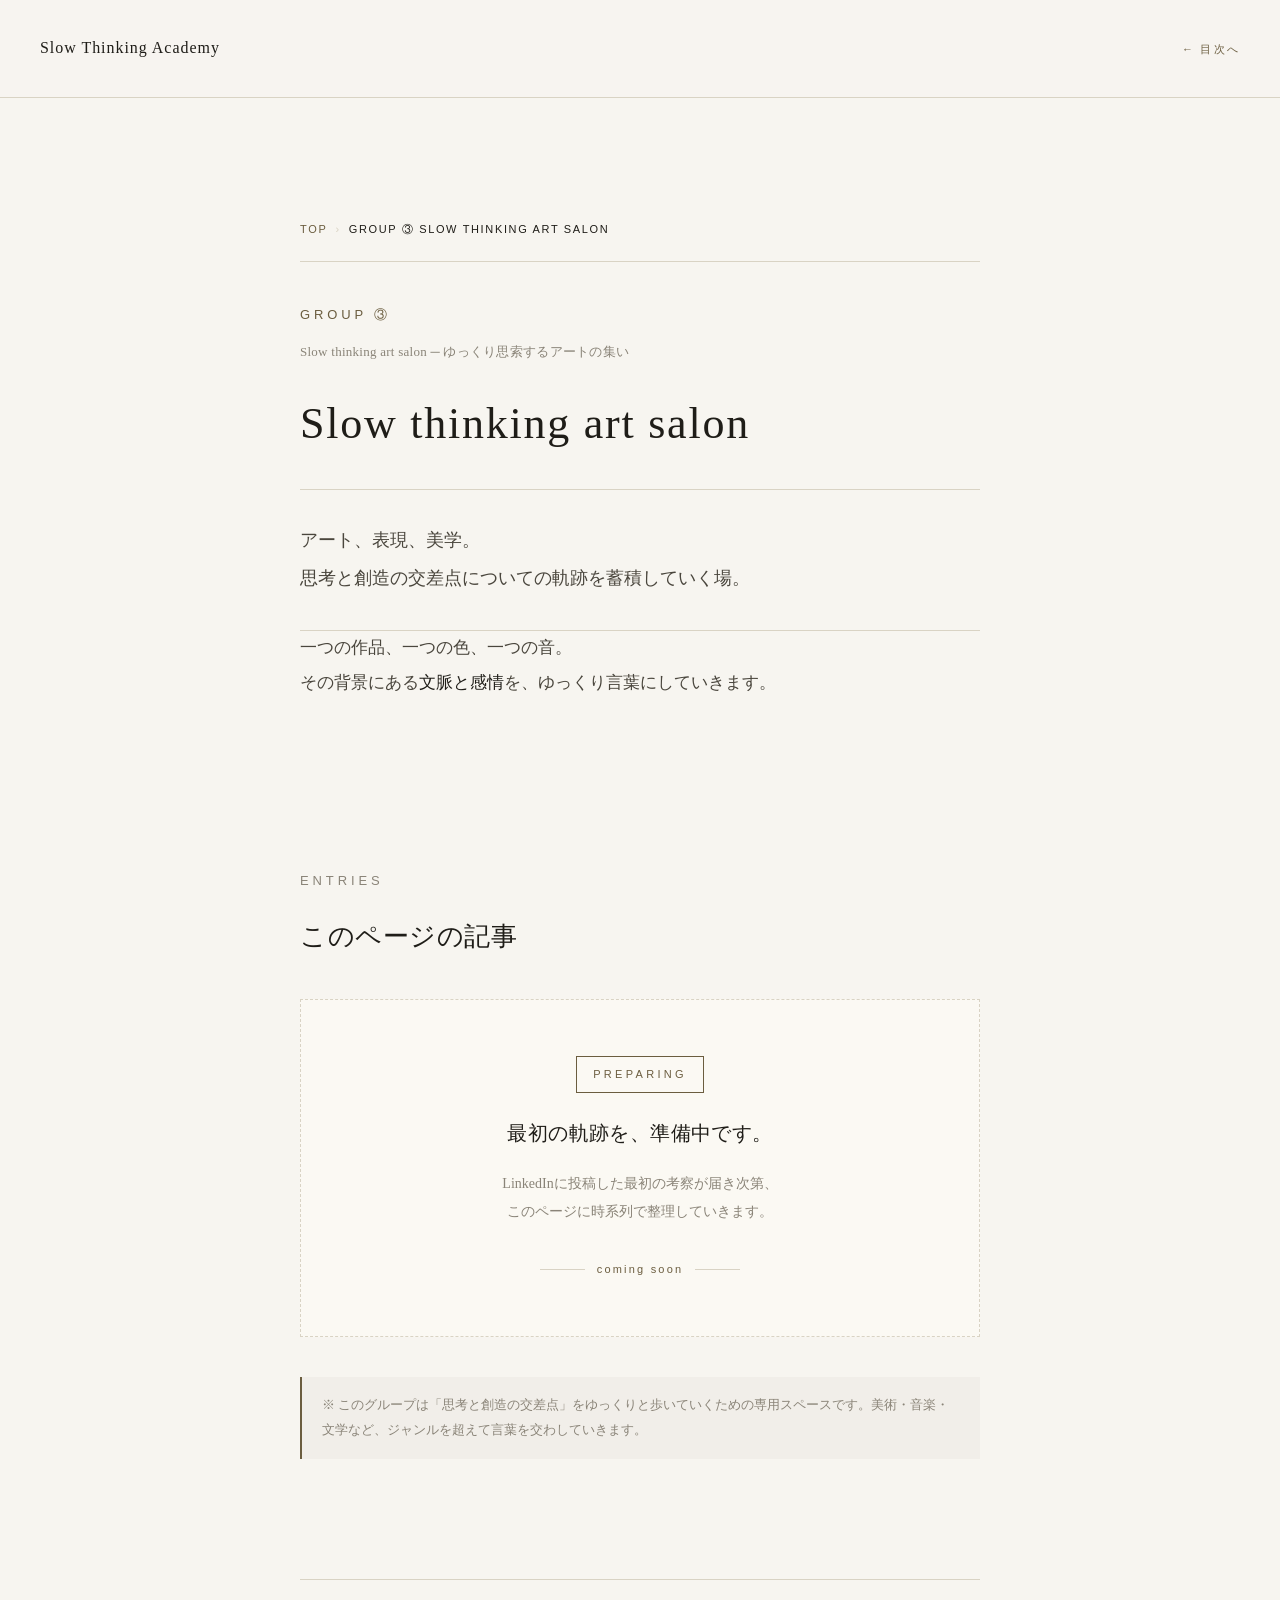
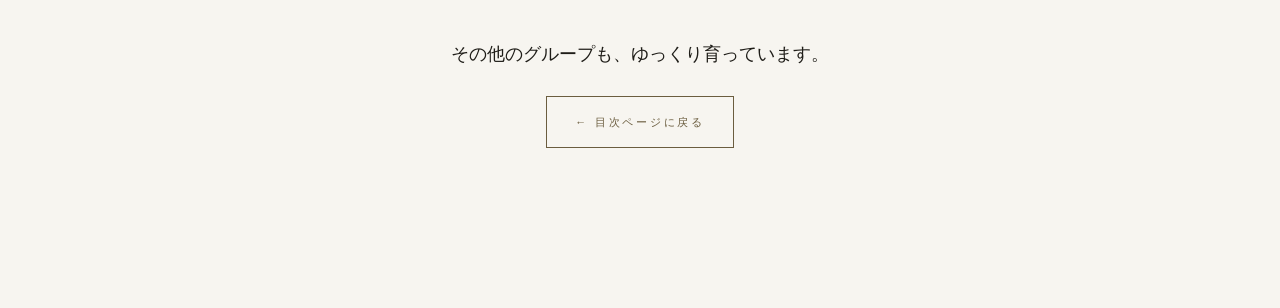
<file: art-salon.html>
<!DOCTYPE html>
<html lang="ja">
<head>
<meta charset="UTF-8">
<meta name="viewport" content="width=device-width, initial-scale=1.0">
<title>GROUP ③ Slow thinking art salon — Slow Thinking Academy</title>
<style>
:root{--bg:#f7f5f0;--ink:#1f1d18;--ink-soft:#4a463d;--ink-mute:#8a8478;--line:#d9d3c4;--accent:#6b5d3f;--accent-soft:#a89473;--quote:#efe9dc;--card:#fbf9f3}
*{box-sizing:border-box;margin:0;padding:0}
html{scroll-behavior:smooth}
body{background:var(--bg);color:var(--ink);font-family:"Hiragino Mincho ProN","Yu Mincho","YuMincho","Noto Serif JP","Songti SC",serif;line-height:2.05;font-size:17px;-webkit-font-smoothing:antialiased}
.wrap{max-width:760px;margin:0 auto;padding:80px 40px 160px}
.site-header{display:flex;justify-content:space-between;align-items:baseline;padding:32px 40px;border-bottom:1px solid var(--line);background:rgba(247,245,240,0.85)}
.site-header .site-title{font-size:16px;letter-spacing:0.06em;color:var(--ink);text-decoration:none}
.site-header .site-nav{font-family:"Helvetica Neue","Hiragino Kaku Gothic ProN",sans-serif;font-size:11px;letter-spacing:0.2em;color:var(--accent);text-decoration:none}
.site-header .site-nav:hover{color:var(--ink)}

.crumbs{font-family:"Helvetica Neue","Hiragino Kaku Gothic ProN",sans-serif;font-size:11px;letter-spacing:0.15em;color:var(--ink-mute);margin-bottom:40px;padding-bottom:20px;border-bottom:1px solid var(--line);display:flex;align-items:center;flex-wrap:wrap;gap:8px;text-transform:uppercase}
.crumbs a{color:var(--accent);text-decoration:none;border-bottom:1px solid transparent;transition:border-color 0.2s}
.crumbs a:hover{border-bottom-color:var(--accent)}
.crumbs .sep{color:var(--line)}
.crumbs .current{color:var(--ink)}

.hero{padding-top:40px;padding-bottom:64px}
.group-hero-label{font-family:"Helvetica Neue",sans-serif;font-size:13px;letter-spacing:0.3em;color:var(--accent);margin-bottom:12px}
.group-hero-fullname{font-size:13px;color:var(--ink-mute);margin-bottom:28px;line-height:1.7;letter-spacing:0.02em}
h1.page-title{font-size:44px;font-weight:500;letter-spacing:0.04em;line-height:1.5;margin-bottom:32px;color:var(--ink)}
.lead{border-top:1px solid var(--line);border-bottom:1px solid var(--line);padding:32px 0;margin-top:24px}
.lead p{font-size:18px;line-height:2.1;color:var(--ink-soft);margin-bottom:0}

section{padding-top:80px;scroll-margin-top:40px}
.chapter-num{font-family:"Helvetica Neue",sans-serif;font-size:13px;letter-spacing:0.3em;color:var(--ink-mute);margin-bottom:20px}
h2{font-size:26px;font-weight:500;line-height:1.7;margin-bottom:40px;color:var(--ink);letter-spacing:0.02em}
p{margin-bottom:24px;color:var(--ink-soft)}
p strong{color:var(--ink);font-weight:500}

.preparing-card{background:var(--card);border:1px dashed var(--line);padding:56px 40px;text-align:center;margin-top:32px;position:relative}
.preparing-badge{display:inline-block;font-family:"Helvetica Neue",sans-serif;font-size:11px;letter-spacing:0.3em;color:var(--accent);text-transform:uppercase;margin-bottom:20px;padding:6px 16px;border:1px solid var(--accent)}
.preparing-title{font-size:20px;font-weight:500;color:var(--ink);margin-bottom:16px;letter-spacing:0.02em}
.preparing-desc{font-size:14px;color:var(--ink-mute);line-height:2;max-width:480px;margin:0 auto}
.preparing-divider{display:flex;align-items:center;justify-content:center;gap:12px;margin:32px auto 0;max-width:200px}
.preparing-divider span{height:1px;flex:1;background:var(--line)}
.preparing-divider em{font-family:"Helvetica Neue",sans-serif;font-size:11px;letter-spacing:0.2em;color:var(--accent);font-style:normal}

.group-note{font-size:13px;color:var(--ink-mute);line-height:1.9;padding:16px 20px;background:rgba(107,93,63,0.04);border-left:2px solid var(--accent);margin-top:40px}

footer{margin-top:120px;padding-top:56px;border-top:1px solid var(--line);text-align:center}
.footer-cta{font-size:18px;line-height:2;color:var(--ink);margin-bottom:24px}
.footer-back{display:inline-block;font-family:"Helvetica Neue",sans-serif;font-size:11px;letter-spacing:0.25em;color:var(--accent);text-decoration:none;padding:14px 28px;border:1px solid var(--accent);transition:background 0.2s ease,color 0.2s ease}
.footer-back:hover{background:var(--accent);color:var(--bg)}

@media (max-width:640px){
  body{font-size:16px}
  .wrap{padding:60px 24px 120px}
  .site-header{padding:24px;flex-direction:column;align-items:flex-start;gap:12px}
  h1.page-title{font-size:30px}
  h2{font-size:21px}
  .lead p{font-size:16px}
  section{padding-top:56px}
  .preparing-card{padding:40px 24px}
}
</style>
</head>
<body>

<header class="site-header">
  <a class="site-title" href="../index.html">Slow Thinking Academy</a>
  <a class="site-nav" href="../index.html#group-index">← 目次へ</a>
</header>

<div class="wrap">

  <section class="hero">
    <div class="crumbs">
      <a href="../index.html">Top</a>
      <span class="sep">›</span>
      <span class="current">Group ③ Slow thinking art salon</span>
    </div>

    <div class="group-hero-label">GROUP ③</div>
    <div class="group-hero-fullname">Slow thinking art salon ─ ゆっくり思索するアートの集い</div>

    <h1 class="page-title">Slow thinking art salon</h1>

    <div class="lead">
      <p>アート、表現、美学。<br>
      思考と創造の交差点についての軌跡を蓄積していく場。</p>
    </div>

    <p>一つの作品、一つの色、一つの音。<br>
    その背景にある<strong>文脈と感情</strong>を、ゆっくり言葉にしていきます。</p>
  </section>

  <section>
    <div class="chapter-num">ENTRIES</div>
    <h2>このページの記事</h2>

    <div class="preparing-card">
      <span class="preparing-badge">Preparing</span>
      <div class="preparing-title">最初の軌跡を、準備中です。</div>
      <p class="preparing-desc">LinkedInに投稿した最初の考察が届き次第、<br>このページに時系列で整理していきます。</p>
      <div class="preparing-divider"><span></span><em>coming soon</em><span></span></div>
    </div>

    <div class="group-note">※ このグループは「思考と創造の交差点」をゆっくりと歩いていくための専用スペースです。美術・音楽・文学など、ジャンルを超えて言葉を交わしていきます。</div>
  </section>

  <footer>
    <div class="footer-cta">その他のグループも、ゆっくり育っています。</div>
    <a class="footer-back" href="../index.html#group-index">← 目次ページに戻る</a>
  </footer>

</div>
<script type="module" src="https://static.cloudflareinsights.com/beacon.min.js/v4513226cdae34746b4dedf0b4dfa099e1781791509496" integrity="sha512-ZE9pZaUXND66v380QUtch/5sE9tPFh2zg45pR2PB0CVkCtOREv2AJKkSidISWkysEuQ0EH8faUU5du78bx87UQ==" data-cf-beacon='{"version":"2024.11.0","token":"4edd5f8ec12a48cfa682ab8261b80a79"}' crossorigin="anonymous"></script>
</body>
</html>
</file>
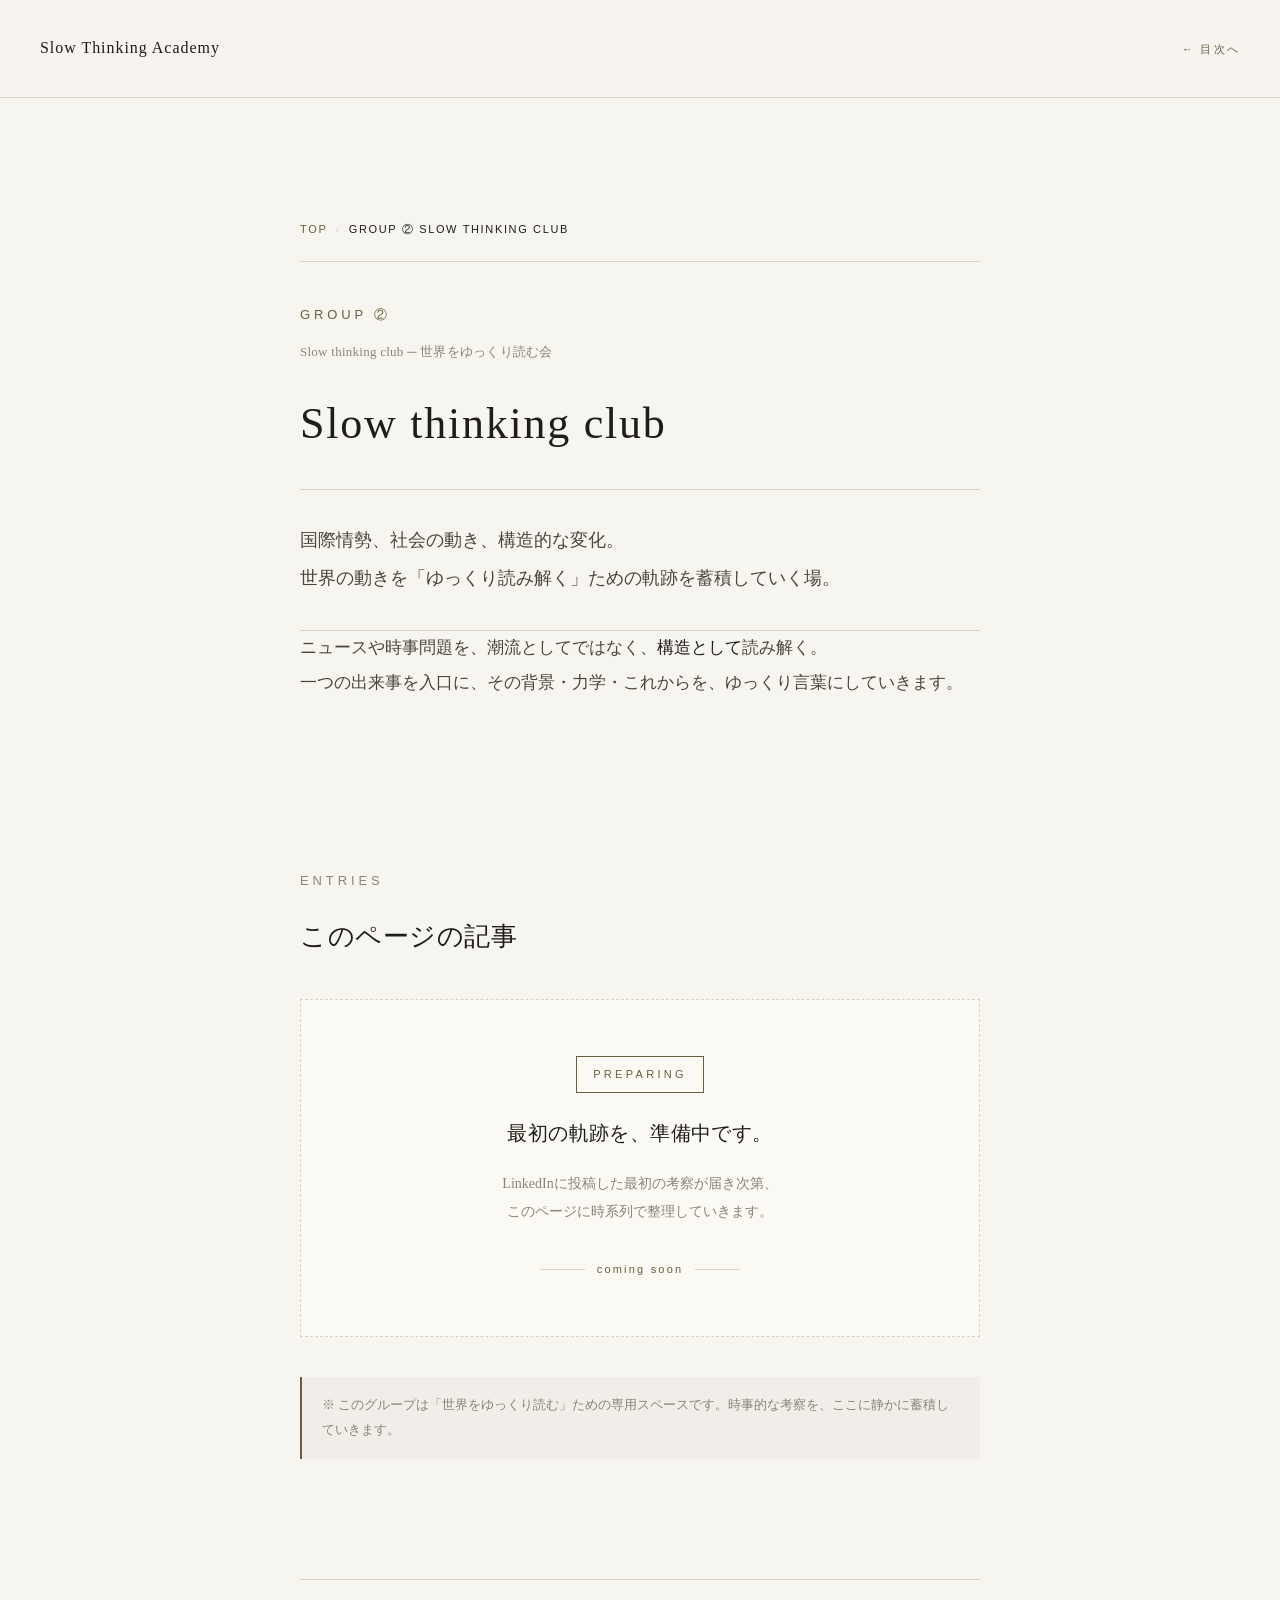
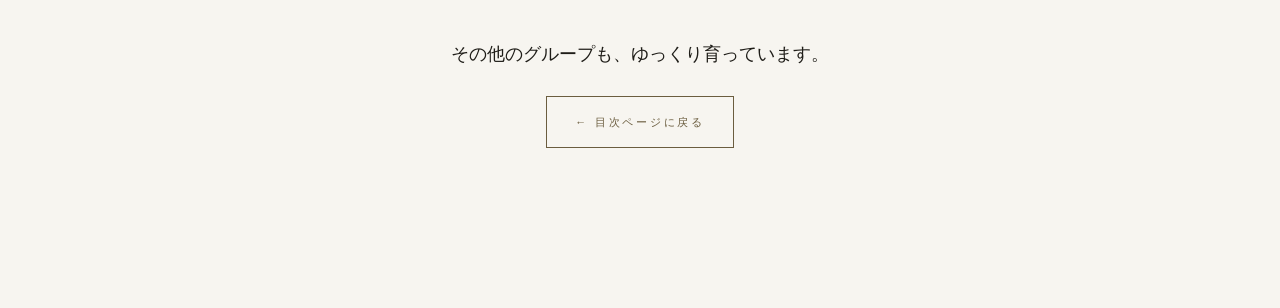
<file: club.html>
<!DOCTYPE html>
<html lang="ja">
<head>
<meta charset="UTF-8">
<meta name="viewport" content="width=device-width, initial-scale=1.0">
<title>GROUP ② Slow thinking club — Slow Thinking Academy</title>
<style>
:root{--bg:#f7f5f0;--ink:#1f1d18;--ink-soft:#4a463d;--ink-mute:#8a8478;--line:#d9d3c4;--accent:#6b5d3f;--accent-soft:#a89473;--quote:#efe9dc;--card:#fbf9f3}
*{box-sizing:border-box;margin:0;padding:0}
html{scroll-behavior:smooth}
body{background:var(--bg);color:var(--ink);font-family:"Hiragino Mincho ProN","Yu Mincho","YuMincho","Noto Serif JP","Songti SC",serif;line-height:2.05;font-size:17px;-webkit-font-smoothing:antialiased}
.wrap{max-width:760px;margin:0 auto;padding:80px 40px 160px}
.site-header{display:flex;justify-content:space-between;align-items:baseline;padding:32px 40px;border-bottom:1px solid var(--line);background:rgba(247,245,240,0.85)}
.site-header .site-title{font-size:16px;letter-spacing:0.06em;color:var(--ink);text-decoration:none}
.site-header .site-nav{font-family:"Helvetica Neue","Hiragino Kaku Gothic ProN",sans-serif;font-size:11px;letter-spacing:0.2em;color:var(--accent);text-decoration:none}
.site-header .site-nav:hover{color:var(--ink)}

.crumbs{font-family:"Helvetica Neue","Hiragino Kaku Gothic ProN",sans-serif;font-size:11px;letter-spacing:0.15em;color:var(--ink-mute);margin-bottom:40px;padding-bottom:20px;border-bottom:1px solid var(--line);display:flex;align-items:center;flex-wrap:wrap;gap:8px;text-transform:uppercase}
.crumbs a{color:var(--accent);text-decoration:none;border-bottom:1px solid transparent;transition:border-color 0.2s}
.crumbs a:hover{border-bottom-color:var(--accent)}
.crumbs .sep{color:var(--line)}
.crumbs .current{color:var(--ink)}

.hero{padding-top:40px;padding-bottom:64px}
.group-hero-label{font-family:"Helvetica Neue",sans-serif;font-size:13px;letter-spacing:0.3em;color:var(--accent);margin-bottom:12px}
.group-hero-fullname{font-size:13px;color:var(--ink-mute);margin-bottom:28px;line-height:1.7;letter-spacing:0.02em}
h1.page-title{font-size:44px;font-weight:500;letter-spacing:0.04em;line-height:1.5;margin-bottom:32px;color:var(--ink)}
.lead{border-top:1px solid var(--line);border-bottom:1px solid var(--line);padding:32px 0;margin-top:24px}
.lead p{font-size:18px;line-height:2.1;color:var(--ink-soft);margin-bottom:0}

section{padding-top:80px;scroll-margin-top:40px}
.chapter-num{font-family:"Helvetica Neue",sans-serif;font-size:13px;letter-spacing:0.3em;color:var(--ink-mute);margin-bottom:20px}
h2{font-size:26px;font-weight:500;line-height:1.7;margin-bottom:40px;color:var(--ink);letter-spacing:0.02em}
p{margin-bottom:24px;color:var(--ink-soft)}
p strong{color:var(--ink);font-weight:500}

/* 準備中カード（index のパターンに合わせた質感） */
.preparing-card{background:var(--card);border:1px dashed var(--line);padding:56px 40px;text-align:center;margin-top:32px;position:relative}
.preparing-badge{display:inline-block;font-family:"Helvetica Neue",sans-serif;font-size:11px;letter-spacing:0.3em;color:var(--accent);text-transform:uppercase;margin-bottom:20px;padding:6px 16px;border:1px solid var(--accent)}
.preparing-title{font-size:20px;font-weight:500;color:var(--ink);margin-bottom:16px;letter-spacing:0.02em}
.preparing-desc{font-size:14px;color:var(--ink-mute);line-height:2;max-width:480px;margin:0 auto}
.preparing-divider{display:flex;align-items:center;justify-content:center;gap:12px;margin:32px auto 0;max-width:200px}
.preparing-divider span{height:1px;flex:1;background:var(--line)}
.preparing-divider em{font-family:"Helvetica Neue",sans-serif;font-size:11px;letter-spacing:0.2em;color:var(--accent);font-style:normal}

.group-note{font-size:13px;color:var(--ink-mute);line-height:1.9;padding:16px 20px;background:rgba(107,93,63,0.04);border-left:2px solid var(--accent);margin-top:40px}

footer{margin-top:120px;padding-top:56px;border-top:1px solid var(--line);text-align:center}
.footer-cta{font-size:18px;line-height:2;color:var(--ink);margin-bottom:24px}
.footer-back{display:inline-block;font-family:"Helvetica Neue",sans-serif;font-size:11px;letter-spacing:0.25em;color:var(--accent);text-decoration:none;padding:14px 28px;border:1px solid var(--accent);transition:background 0.2s ease,color 0.2s ease}
.footer-back:hover{background:var(--accent);color:var(--bg)}

@media (max-width:640px){
  body{font-size:16px}
  .wrap{padding:60px 24px 120px}
  .site-header{padding:24px;flex-direction:column;align-items:flex-start;gap:12px}
  h1.page-title{font-size:30px}
  h2{font-size:21px}
  .lead p{font-size:16px}
  section{padding-top:56px}
  .preparing-card{padding:40px 24px}
}
</style>
</head>
<body>

<header class="site-header">
  <a class="site-title" href="../index.html">Slow Thinking Academy</a>
  <a class="site-nav" href="../index.html#group-index">← 目次へ</a>
</header>

<div class="wrap">

  <section class="hero">
    <div class="crumbs">
      <a href="../index.html">Top</a>
      <span class="sep">›</span>
      <span class="current">Group ② Slow thinking club</span>
    </div>

    <div class="group-hero-label">GROUP ②</div>
    <div class="group-hero-fullname">Slow thinking club ─ 世界をゆっくり読む会</div>

    <h1 class="page-title">Slow thinking club</h1>

    <div class="lead">
      <p>国際情勢、社会の動き、構造的な変化。<br>
      世界の動きを「ゆっくり読み解く」ための軌跡を蓄積していく場。</p>
    </div>

    <p>ニュースや時事問題を、潮流としてではなく、<strong>構造として</strong>読み解く。<br>
    一つの出来事を入口に、その背景・力学・これからを、ゆっくり言葉にしていきます。</p>
  </section>

  <section>
    <div class="chapter-num">ENTRIES</div>
    <h2>このページの記事</h2>

    <div class="preparing-card">
      <span class="preparing-badge">Preparing</span>
      <div class="preparing-title">最初の軌跡を、準備中です。</div>
      <p class="preparing-desc">LinkedInに投稿した最初の考察が届き次第、<br>このページに時系列で整理していきます。</p>
      <div class="preparing-divider"><span></span><em>coming soon</em><span></span></div>
    </div>

    <div class="group-note">※ このグループは「世界をゆっくり読む」ための専用スペースです。時事的な考察を、ここに静かに蓄積していきます。</div>
  </section>

  <footer>
    <div class="footer-cta">その他のグループも、ゆっくり育っています。</div>
    <a class="footer-back" href="../index.html#group-index">← 目次ページに戻る</a>
  </footer>

</div>
<script type="module" src="https://static.cloudflareinsights.com/beacon.min.js/v4513226cdae34746b4dedf0b4dfa099e1781791509496" integrity="sha512-ZE9pZaUXND66v380QUtch/5sE9tPFh2zg45pR2PB0CVkCtOREv2AJKkSidISWkysEuQ0EH8faUU5du78bx87UQ==" data-cf-beacon='{"version":"2024.11.0","token":"4edd5f8ec12a48cfa682ab8261b80a79"}' crossorigin="anonymous"></script>
</body>
</html>
</file>
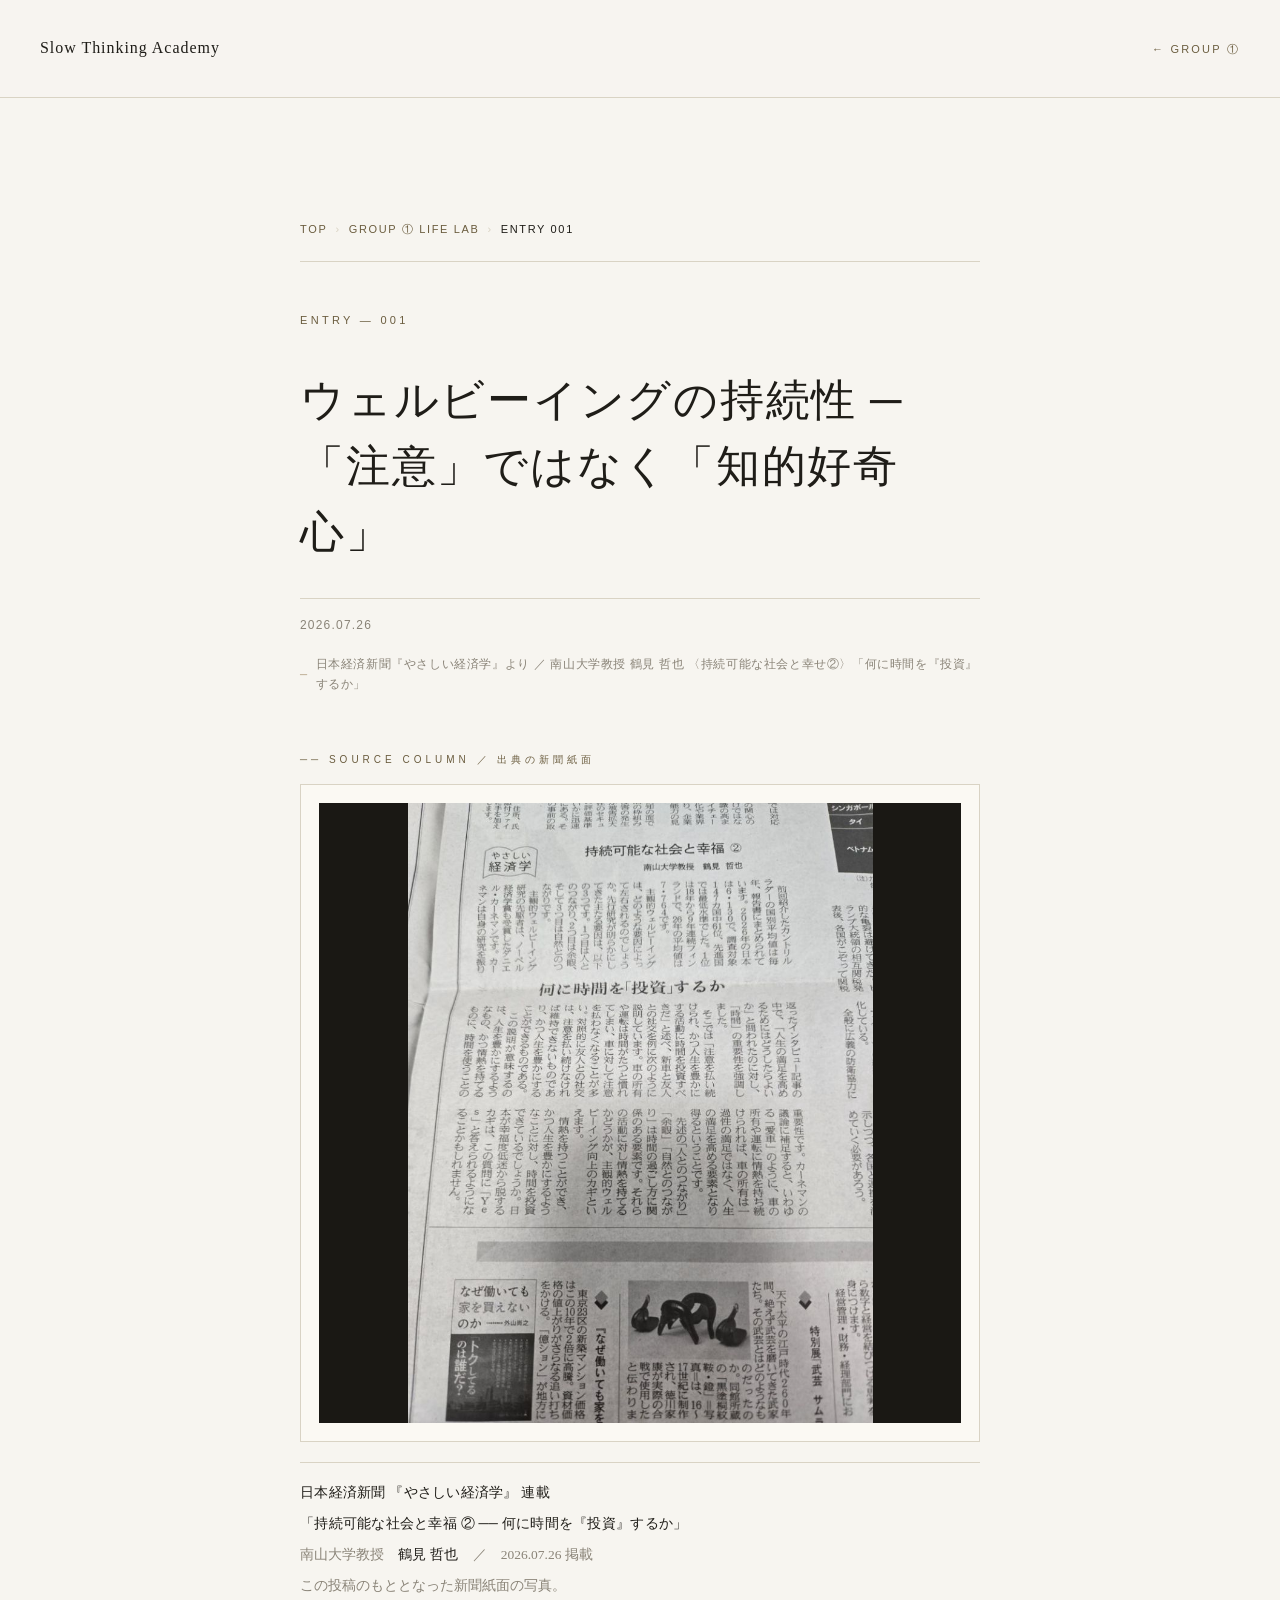
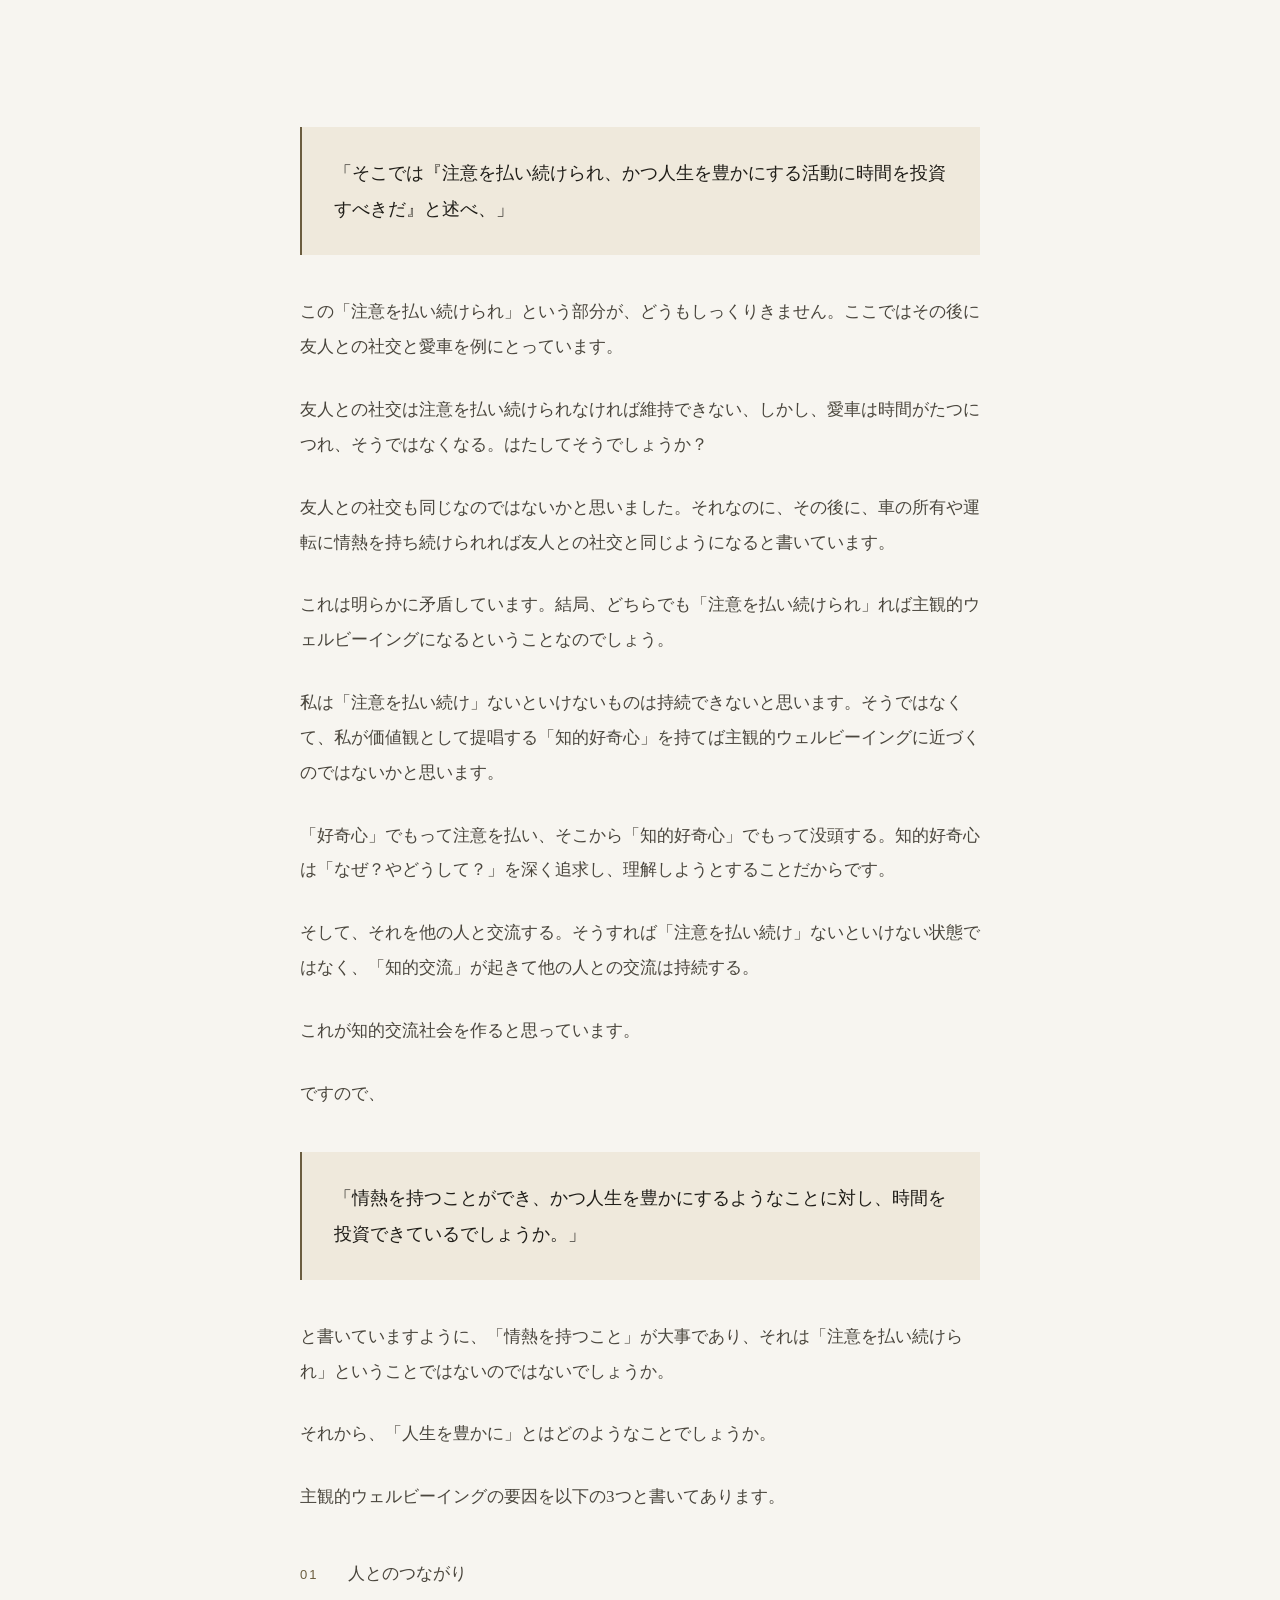
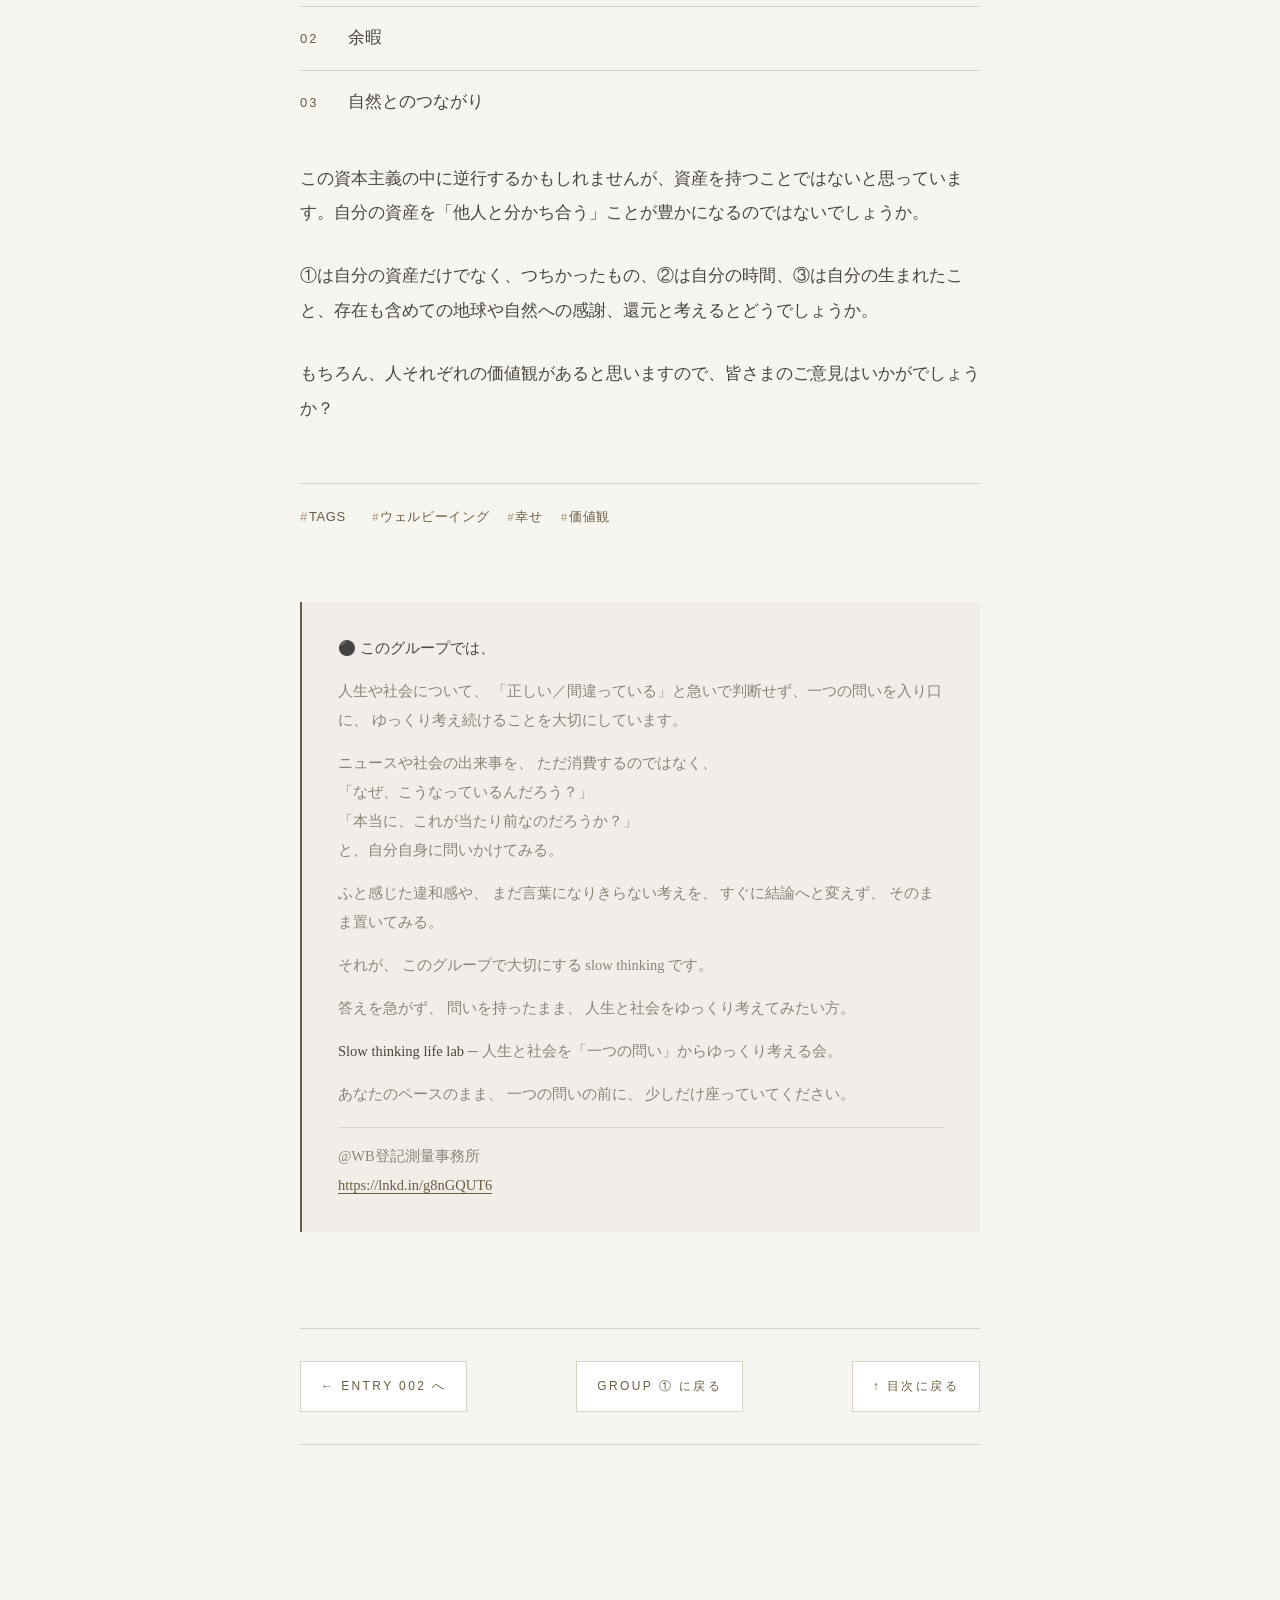
<file: entry-001.html>
<!DOCTYPE html>
<html lang="ja">
<head>
<meta charset="UTF-8">
<meta name="viewport" content="width=device-width, initial-scale=1.0">
<title>ENTRY 001 — ウェルビーイングの持続性 — Slow Thinking Academy</title>
<style>
/* =========================================================
   index.html / groups/*.html と完全統一されたデザイントークン
   ========================================================= */
:root{--bg:#f7f5f0;--ink:#1f1d18;--ink-soft:#4a463d;--ink-mute:#8a8478;--line:#d9d3c4;--accent:#6b5d3f;--accent-soft:#a89473;--quote:#efe9dc;--card:#fbf9f3}
*{box-sizing:border-box;margin:0;padding:0}
html{scroll-behavior:smooth}
body{background:var(--bg);color:var(--ink);font-family:"Hiragino Mincho ProN","Yu Mincho","YuMincho","Noto Serif JP","Songti SC",serif;line-height:2.05;font-size:17px;-webkit-font-smoothing:antialiased}
.wrap{max-width:760px;margin:0 auto;padding:80px 40px 160px}

/* ===== ヘッダー（index / groups と完全一致） ===== */
.site-header{display:flex;justify-content:space-between;align-items:baseline;padding:32px 40px;border-bottom:1px solid var(--line);background:rgba(247,245,240,0.85)}
.site-header .site-title{font-size:16px;letter-spacing:0.06em;color:var(--ink);text-decoration:none}
.site-header .site-nav{font-family:"Helvetica Neue","Hiragino Kaku Gothic ProN",sans-serif;font-size:11px;letter-spacing:0.2em;color:var(--accent);text-decoration:none}
.site-header .site-nav:hover{color:var(--ink)}

/* ===== パンくず（groups と完全一致） ===== */
.crumbs{font-family:"Helvetica Neue","Hiragino Kaku Gothic ProN",sans-serif;font-size:11px;letter-spacing:0.15em;color:var(--ink-mute);margin-bottom:40px;padding-bottom:20px;border-bottom:1px solid var(--line);display:flex;align-items:center;flex-wrap:wrap;gap:8px;text-transform:uppercase}
.crumbs a{color:var(--accent);text-decoration:none;border-bottom:1px solid transparent;transition:border-color 0.2s}
.crumbs a:hover{border-bottom-color:var(--accent)}
.crumbs .sep{color:var(--line)}
.crumbs .current{color:var(--ink)}

/* ===== 記事ヒーロー（groups の hero に揃える） ===== */
.hero{padding-top:40px;padding-bottom:64px}
.post-label{display:inline-block;font-family:"Helvetica Neue","Hiragino Kaku Gothic ProN",sans-serif;font-size:11px;letter-spacing:0.3em;color:var(--accent);margin-bottom:12px;text-transform:uppercase}
.post-meta{display:flex;flex-wrap:wrap;gap:18px;align-items:baseline;margin-bottom:20px;font-size:12px;color:var(--ink-mute);font-family:"Helvetica Neue","Hiragino Kaku Gothic ProN",sans-serif;letter-spacing:0.05em;padding-top:14px;border-top:1px solid var(--line)}
.post-meta > span{display:inline-flex;align-items:center}
.post-meta > span::before{content:"─";margin-right:8px;color:var(--accent-soft);font-size:10px}
.post-meta > span:first-child::before{display:none}
.post-date{font-family:"Helvetica Neue",sans-serif;color:var(--ink-mute);letter-spacing:0.1em}
.post-source{color:var(--ink-mute);font-size:12px;line-height:1.6}

/* 記事タイトル（groups の page-title に揃える：44px相当） */
h3.post-title{font-size:44px;font-weight:500;letter-spacing:0.04em;line-height:1.5;margin:24px 0 32px;color:var(--ink)}

/* ===== 本文 ===== */
.post-body p{margin-bottom:28px;color:var(--ink-soft);font-size:17px;line-height:2.05}
.post-body p:last-child{margin-bottom:0}

/* 出典引用（index の quote-block と完全同質感） */
.post-source-quote{margin:40px 0;padding:28px 32px;background:var(--quote);border-left:2px solid var(--accent);font-size:18px;line-height:2.0;color:var(--ink);font-style:normal}
.post-source-quote br+br{margin-top:0}

/* 番号付きリスト（ウェルビーイングの3要素） */
.post-list{margin:24px 0 28px;padding:0;list-style:none}
.post-list li{display:flex;align-items:baseline;padding:14px 0;border-bottom:1px solid var(--line);font-size:17px;color:var(--ink-soft)}
.post-list li:last-child{border-bottom:none}
.post-list li::before{content:counter(post-item,decimal-leading-zero);counter-increment:post-item;color:var(--accent);font-family:"Helvetica Neue",sans-serif;font-size:13px;width:48px;flex-shrink:0;letter-spacing:0.15em}
.post-list{counter-reset:post-item}

/* ===== タグ（groups の entry-meta と完全同質感） ===== */
.post-tags{margin-top:56px;padding-top:20px;border-top:1px solid var(--line);display:flex;flex-wrap:wrap;gap:18px;align-items:center}
.post-tags-label{font-family:"Helvetica Neue","Hiragino Kaku Gothic ProN",sans-serif;font-size:11px;letter-spacing:0.3em;color:var(--ink-mute);text-transform:uppercase;margin-right:8px}
.post-tags span{font-size:13px;color:var(--accent);letter-spacing:0.05em}
.post-tags span::before{content:"#";color:var(--accent-soft);margin-right:1px}

/* ===== グループへの案内（groups の group-note と完全同質感） ===== */
.post-group-note{margin-top:72px;padding:32px 36px;background:rgba(107,93,63,0.04);border-left:2px solid var(--accent);font-size:14.5px;line-height:2.0;color:var(--ink-mute)}
.post-group-note p{margin-bottom:14px;font-size:14.5px;line-height:2.0;color:var(--ink-mute)}
.post-group-note p:last-child{margin-bottom:0}
.post-group-note strong{color:var(--ink-soft);font-weight:500}
.post-group-link{margin-top:18px;padding-top:14px;border-top:1px solid var(--line);font-size:13px;color:var(--accent)}
.post-group-link a{color:var(--accent);text-decoration:none;border-bottom:1px solid var(--accent);word-break:break-all;transition:opacity 0.2s}
.post-group-link a:hover{opacity:0.7}

/* ===== 出典写真（新聞紙面のス切り抜き） ===== */
.post-figure{margin:56px 0 24px;padding:0}
.post-figure-label{font-family:"Helvetica Neue","Hiragino Kaku Gothic ProN",sans-serif;font-size:10px;letter-spacing:0.4em;color:var(--accent);margin-bottom:14px;text-transform:uppercase;font-weight:500}
.post-figure-frame{position:relative;border:1px solid var(--line);background:var(--card);padding:18px;overflow:hidden}
.post-figure-frame img{display:block;width:100%;height:auto;max-height:620px;object-fit:contain;background:#1a1814}
.post-figure-caption{margin-top:20px;font-size:13.5px;line-height:2;color:var(--ink-mute);padding-top:16px;border-top:1px solid var(--line)}
.post-figure-caption strong{color:var(--ink);font-weight:500;letter-spacing:0.02em}
.post-figure-caption .cap-row{display:block;margin-bottom:4px}

/* ===== 記事ナビゲーション（groups の footer-back と揃え） ===== */
.article-nav{margin-top:96px;padding:32px 0;border-top:1px solid var(--line);border-bottom:1px solid var(--line);display:flex;justify-content:space-between;align-items:center;flex-wrap:wrap;gap:12px}
.article-nav a{font-family:"Helvetica Neue","Hiragino Kaku Gothic ProN",sans-serif;font-size:12px;letter-spacing:0.2em;color:var(--accent);text-decoration:none;padding:12px 20px;border:1px solid var(--line);background:#ffffff;transition:background 0.2s,border-color 0.2s,color 0.2s}
.article-nav a:hover{background:var(--accent);color:var(--bg);border-color:var(--accent)}
.article-nav .center{margin:0 auto}

@media (max-width:640px){
  body{font-size:16px}
  .wrap{padding:60px 24px 120px}
  .site-header{padding:24px;flex-direction:column;align-items:flex-start;gap:12px}
  h3.post-title{font-size:30px!important;margin:20px 0 28px}
  .hero{padding-bottom:48px}
  .post-meta{flex-direction:column;gap:8px;align-items:flex-start}
  .post-source-quote{padding:22px 24px;font-size:16px}
  .article-nav{flex-direction:column;align-items:stretch}
  .article-nav .center{margin:0}
  .article-nav a{text-align:center}
  .post-figure{margin:40px 0 16px}
  .post-figure-frame{padding:12px}
  .post-figure-frame img{max-height:480px}
  .post-figure-caption{font-size:12.5px;line-height:1.95}
}
</style>
</head>
<body>

<header class="site-header">
  <a class="site-title" href="../index.html">Slow Thinking Academy</a>
  <a class="site-nav" href="../groups/life-lab.html">← GROUP ①</a>
</header>

<div class="wrap">

  <section class="hero">
    <div class="crumbs">
      <a href="../index.html">Top</a>
      <span class="sep">›</span>
      <a href="../groups/life-lab.html">GROUP ① life lab</a>
      <span class="sep">›</span>
      <span class="current">ENTRY 001</span>
    </div>

    <span class="post-label">ENTRY — 001</span>

    <h3 class="post-title">ウェルビーイングの持続性 ─<br>「注意」ではなく「知的好奇心」</h3>

    <div class="post-meta">
      <span class="post-date">2026.07.26</span>
      <span class="post-source">日本経済新聞『やさしい経済学』より ／ 南山大学教授 鶴見 哲也 〈持続可能な社会と幸せ②〉「何に時間を『投資』するか」</span>
    </div>

    <figure class="post-figure">
      <div class="post-figure-label">── SOURCE COLUMN ／ 出典の新聞紙面</div>
      <div class="post-figure-frame">
        <img src="[data-uri]" alt="日本経済新聞『やさしい経済学』連載 持続可能な社会と幸福②「何に時間を『投資』するか」─ 南山大学教授 鶴見 哲也 著。新聞紙面の縦書き切り抜き写真。">
      </div>
      <figcaption class="post-figure-caption">
        <span class="cap-row"><strong>日本経済新聞 『やさしい経済学』 連載</strong></span>
        <span class="cap-row"><strong>「持続可能な社会と幸福 ② ── 何に時間を『投資』するか」</strong></span>
        <span class="cap-row">南山大学教授　<strong>鶴見 哲也</strong>　／　2026.07.26 掲載</span>
        <span class="cap-row">この投稿のもととなった新聞紙面の写真。</span>
      </figcaption>
    </figure>
  </section>

  <section>
    <article class="post">

      <div class="post-body">

        <div class="post-source-quote">
          「そこでは『注意を払い続けられ、かつ人生を豊かにする活動に時間を投資すべきだ』と述べ、」
        </div>

        <p>この「注意を払い続けられ」という部分が、どうもしっくりきません。ここではその後に友人との社交と愛車を例にとっています。</p>

        <p>友人との社交は注意を払い続けられなければ維持できない、しかし、愛車は時間がたつにつれ、そうではなくなる。はたしてそうでしょうか？</p>

        <p>友人との社交も同じなのではないかと思いました。それなのに、その後に、車の所有や運転に情熱を持ち続けられれば友人との社交と同じようになると書いています。</p>

        <p>これは明らかに矛盾しています。結局、どちらでも「注意を払い続けられ」れば主観的ウェルビーイングになるということなのでしょう。</p>

        <p>私は「注意を払い続け」ないといけないものは持続できないと思います。そうではなくて、私が価値観として提唱する「知的好奇心」を持てば主観的ウェルビーイングに近づくのではないかと思います。</p>

        <p>「好奇心」でもって注意を払い、そこから「知的好奇心」でもって没頭する。知的好奇心は「なぜ？やどうして？」を深く追求し、理解しようとすることだからです。</p>

        <p>そして、それを他の人と交流する。そうすれば「注意を払い続け」ないといけない状態ではなく、「知的交流」が起きて他の人との交流は持続する。</p>

        <p>これが知的交流社会を作ると思っています。</p>

        <p>ですので、</p>

        <div class="post-source-quote">
          「情熱を持つことができ、かつ人生を豊かにするようなことに対し、時間を投資できているでしょうか。」
        </div>

        <p>と書いていますように、「情熱を持つこと」が大事であり、それは「注意を払い続けられ」ということではないのではないでしょうか。</p>

        <p>それから、「人生を豊かに」とはどのようなことでしょうか。</p>

        <p>主観的ウェルビーイングの要因を以下の3つと書いてあります。</p>

        <ul class="post-list">
          <li>人とのつながり</li>
          <li>余暇</li>
          <li>自然とのつながり</li>
        </ul>

        <p>この資本主義の中に逆行するかもしれませんが、資産を持つことではないと思っています。自分の資産を「他人と分かち合う」ことが豊かになるのではないでしょうか。</p>

        <p>①は自分の資産だけでなく、つちかったもの、②は自分の時間、③は自分の生まれたこと、存在も含めての地球や自然への感謝、還元と考えるとどうでしょうか。</p>

        <p>もちろん、人それぞれの価値観があると思いますので、皆さまのご意見はいかがでしょうか？</p>

      </div>

      <div class="post-tags">
        <span class="post-tags-label">Tags</span>
        <span>ウェルビーイング</span>
        <span>幸せ</span>
        <span>価値観</span>
      </div>

      <div class="post-group-note">
        <p><strong>⚫ このグループでは、</strong></p>
        <p>人生や社会について、 「正しい／間違っている」と急いで判断せず、一つの問いを入り口に、 ゆっくり考え続けることを大切にしています。</p>
        <p>ニュースや社会の出来事を、 ただ消費するのではなく、<br>「なぜ、こうなっているんだろう？」<br>「本当に、これが当たり前なのだろうか？」<br>と、自分自身に問いかけてみる。</p>
        <p>ふと感じた違和感や、 まだ言葉になりきらない考えを、 すぐに結論へと変えず、 そのまま置いてみる。</p>
        <p>それが、 このグループで大切にする slow thinking です。</p>
        <p>答えを急がず、 問いを持ったまま、 人生と社会をゆっくり考えてみたい方。</p>
        <p><strong>Slow thinking life lab</strong> ─ 人生と社会を「一つの問い」からゆっくり考える会。</p>
        <p>あなたのペースのまま、 一つの問いの前に、 少しだけ座っていてください。</p>
        <p class="post-group-link">@WB登記測量事務所<br>
        <a href="https://lnkd.in/g8nGQUT6" target="_blank">https://lnkd.in/g8nGQUT6</a></p>
      </div>

    </article>

    <nav class="article-nav">
      <a href="../articles/entry-002.html">← ENTRY 002 へ</a>
      <a class="center" href="../groups/life-lab.html">GROUP ① に戻る</a>
      <a href="../index.html">↑ 目次に戻る</a>
    </nav>

  </section>

</div>
<script type="module" src="https://static.cloudflareinsights.com/beacon.min.js/v4513226cdae34746b4dedf0b4dfa099e1781791509496" integrity="sha512-ZE9pZaUXND66v380QUtch/5sE9tPFh2zg45pR2PB0CVkCtOREv2AJKkSidISWkysEuQ0EH8faUU5du78bx87UQ==" data-cf-beacon='{"version":"2024.11.0","token":"4edd5f8ec12a48cfa682ab8261b80a79"}' crossorigin="anonymous"></script>
</body>
</html>
</file>
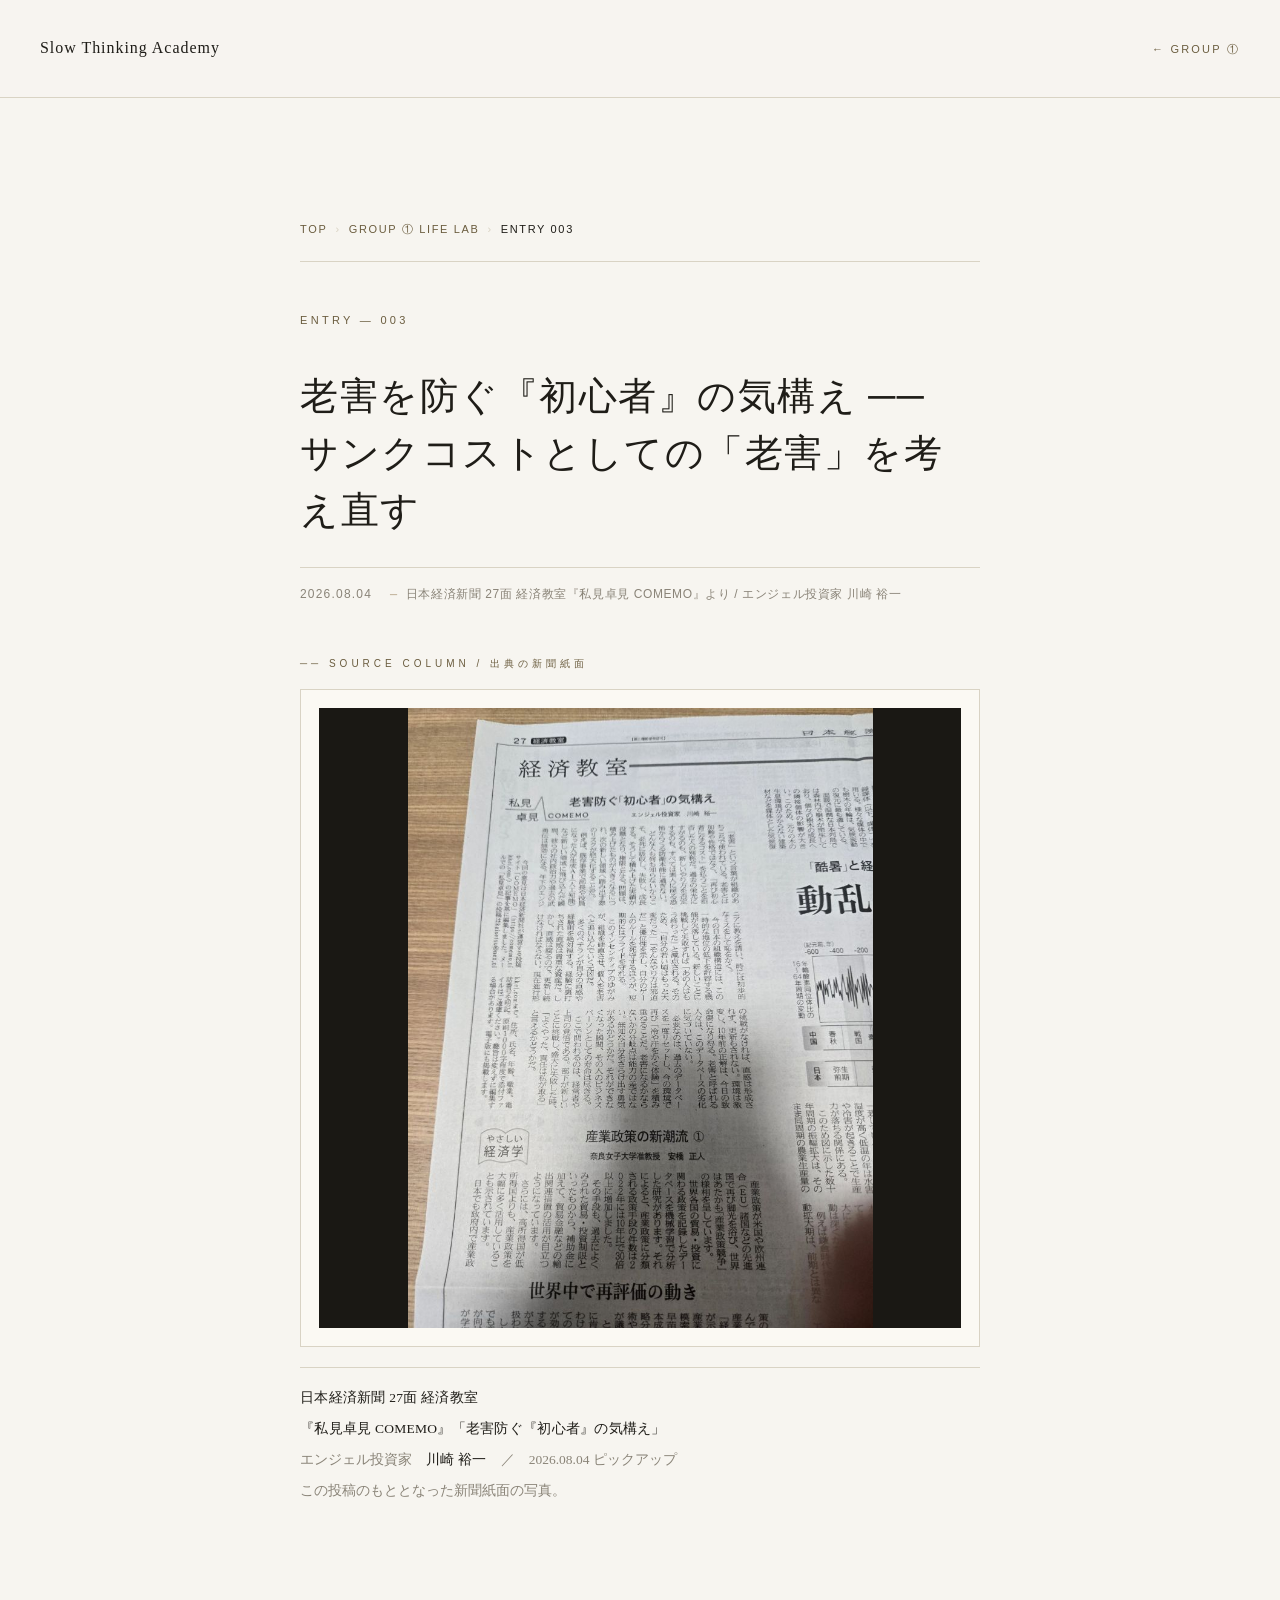
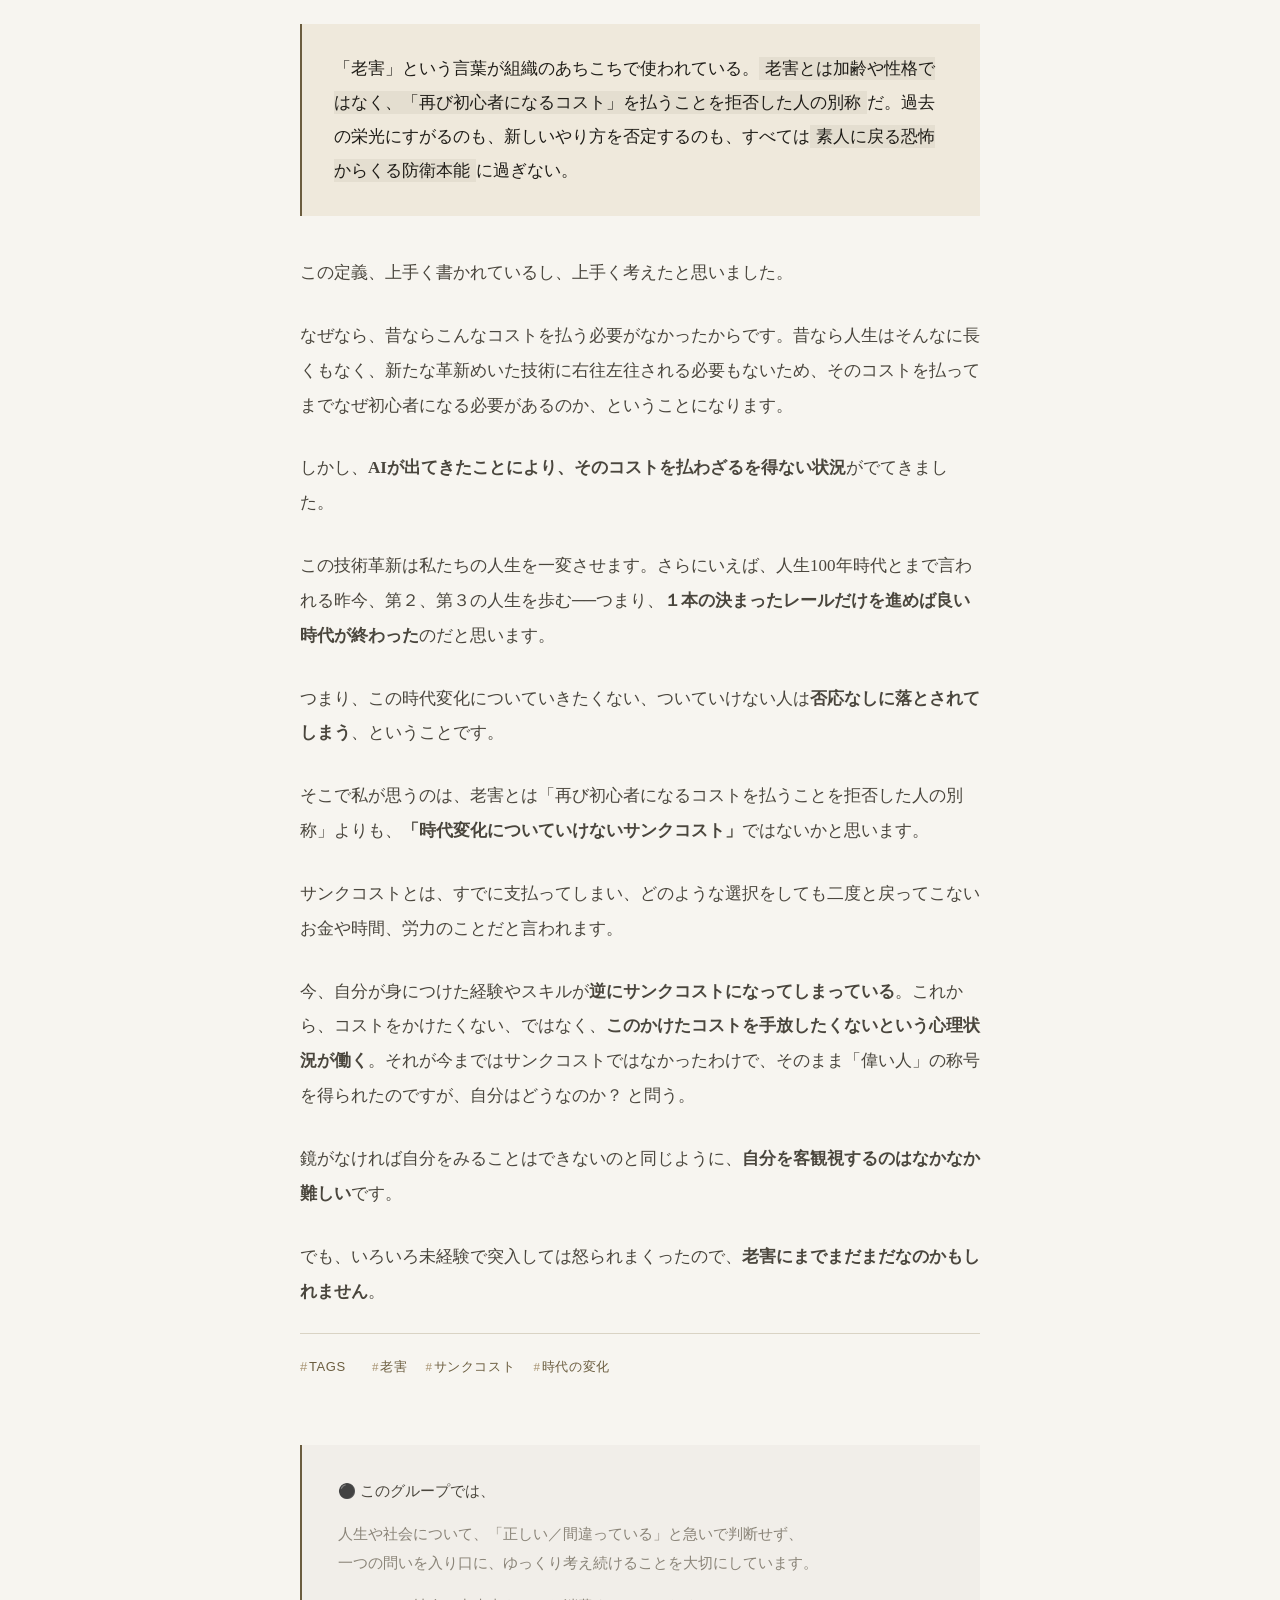
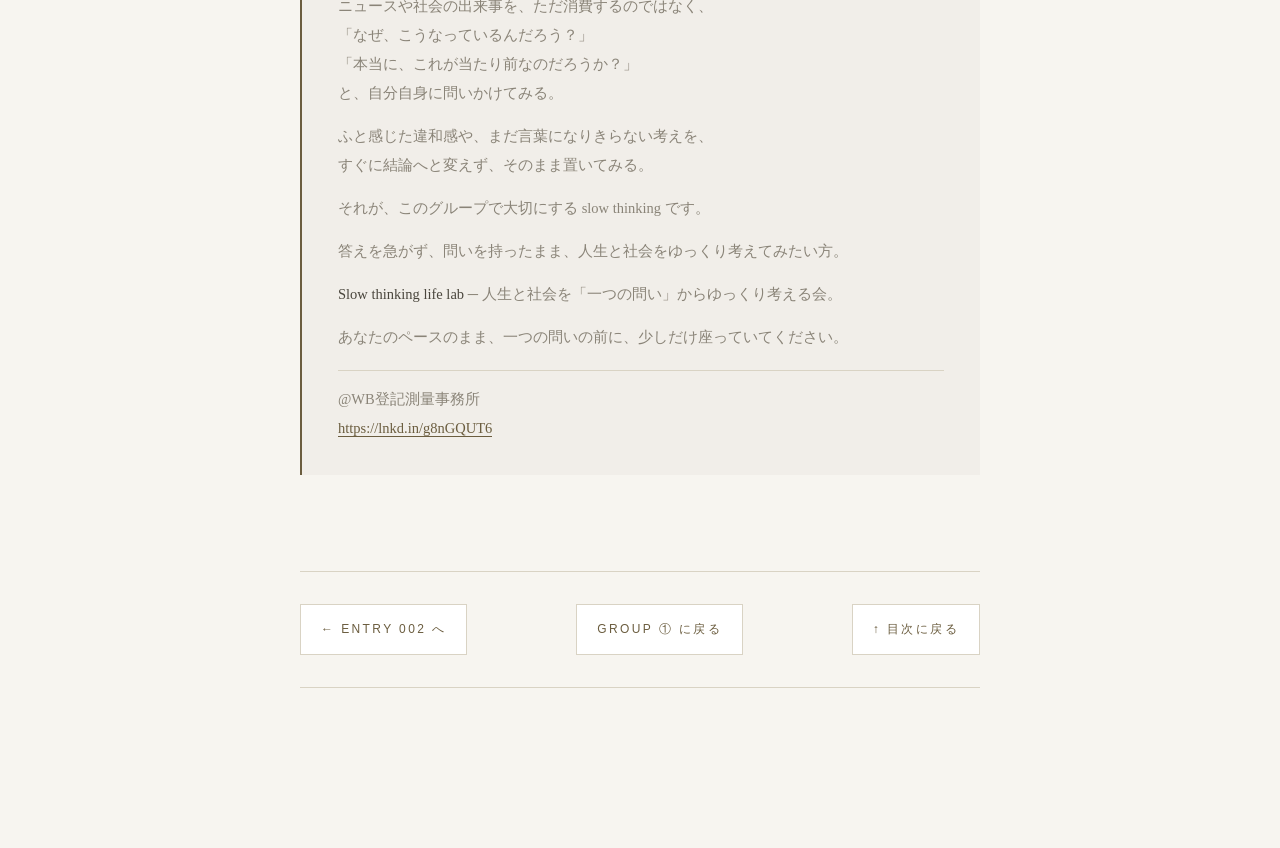
<file: entry-003.html>
<!DOCTYPE html>
<html lang="ja">
<head>
<meta charset="UTF-8">
<meta name="viewport" content="width=device-width, initial-scale=1.0">
<title>ENTRY 003 — 老害を防ぐ『初心者』の気構え — Slow Thinking Academy</title>
<style>
:root{--bg:#f7f5f0;--ink:#1f1d18;--ink-soft:#4a463d;--ink-mute:#8a8478;--line:#d9d3c4;--accent:#6b5d3f;--accent-soft:#a89473;--quote:#efe9dc;--card:#fbf9f3}
*{box-sizing:border-box;margin:0;padding:0}
html{scroll-behavior:smooth}
body{background:var(--bg);color:var(--ink);font-family:"Hiragino Mincho ProN","Yu Mincho","YuMincho","Noto Serif JP","Songti SC",serif;line-height:2.05;font-size:17px;-webkit-font-smoothing:antialiased}
.wrap{max-width:760px;margin:0 auto;padding:80px 40px 160px}

.site-header{display:flex;justify-content:space-between;align-items:baseline;padding:32px 40px;border-bottom:1px solid var(--line);background:rgba(247,245,240,0.85)}
.site-header .site-title{font-size:16px;letter-spacing:0.06em;color:var(--ink);text-decoration:none}
.site-header .site-nav{font-family:"Helvetica Neue","Hiragino Kaku Gothic ProN",sans-serif;font-size:11px;letter-spacing:0.2em;color:var(--accent);text-decoration:none}
.site-header .site-nav:hover{color:var(--ink)}

.crumbs{font-family:"Helvetica Neue","Hiragino Kaku Gothic ProN",sans-serif;font-size:11px;letter-spacing:0.15em;color:var(--ink-mute);margin-bottom:40px;padding-bottom:20px;border-bottom:1px solid var(--line);display:flex;align-items:center;flex-wrap:wrap;gap:8px;text-transform:uppercase}
.crumbs a{color:var(--accent);text-decoration:none;border-bottom:1px solid transparent;transition:border-color 0.2s}
.crumbs a:hover{border-bottom-color:var(--accent)}
.crumbs .sep{color:var(--line)}
.crumbs .current{color:var(--ink)}

.hero{padding-top:40px;padding-bottom:56px}
.post-label{display:inline-block;font-family:"Helvetica Neue","Hiragino Kaku Gothic ProN",sans-serif;font-size:11px;letter-spacing:0.3em;color:var(--accent);margin-bottom:12px;text-transform:uppercase}
.post-meta{display:flex;flex-wrap:wrap;gap:18px;align-items:baseline;margin-bottom:20px;font-size:12px;color:var(--ink-mute);font-family:"Helvetica Neue","Hiragino Kaku Gothic ProN",sans-serif;letter-spacing:0.05em;padding-top:14px;border-top:1px solid var(--line)}
.post-meta > span{display:inline-flex;align-items:center}
.post-meta > span::before{content:"─";margin-right:8px;color:var(--accent-soft);font-size:10px}
.post-meta > span:first-child::before{display:none}
.post-date{font-family:"Helvetica Neue",sans-serif;color:var(--ink-mute);letter-spacing:0.1em}
.post-source{color:var(--ink-mute);font-size:12px;line-height:1.6}

.post-figure{margin:48px 0 24px;padding:0}
.post-figure-label{font-family:"Helvetica Neue","Hiragino Kaku Gothic ProN",sans-serif;font-size:10px;letter-spacing:0.4em;color:var(--accent);margin-bottom:14px;text-transform:uppercase;font-weight:500}
.post-figure-frame{position:relative;border:1px solid var(--line);background:var(--card);padding:18px;overflow:hidden}
.post-figure-frame img{display:block;width:100%;height:auto;max-height:620px;object-fit:contain;background:#1a1814}
.post-figure-caption{margin-top:20px;font-size:13.5px;line-height:2;color:var(--ink-mute);padding-top:16px;border-top:1px solid var(--line)}
.post-figure-caption strong{color:var(--ink);font-weight:500;letter-spacing:0.02em}
.post-figure-caption .cap-row{display:block;margin-bottom:4px}

h3.post-title{font-size:38px;font-weight:500;letter-spacing:0.04em;line-height:1.5;margin:24px 0 28px;color:var(--ink)}

.post-body p{margin-bottom:28px;color:var(--ink-soft);font-size:17px;line-height:2.05}
.post-body p:last-child{margin-bottom:0}

.post-source-quote{margin:40px 0;padding:28px 32px;background:var(--quote);border-left:2px solid var(--accent);font-size:17px;line-height:2.0;color:var(--ink);font-style:normal}
.post-source-quote strong{color:var(--ink);font-weight:500;background:rgba(107,93,63,0.08);padding:2px 6px}

.hashtag-block{margin:32px 0 0;padding:0;list-style:none;display:flex;flex-wrap:wrap;gap:14px}
.hashtag-block li{font-family:"Helvetica Neue","Hiragino Kaku Gothic ProN",sans-serif;font-size:13px;color:var(--accent);letter-spacing:0.05em;padding:6px 14px;background:var(--card);border:1px solid var(--line)}
.hashtag-block li::before{content:"#";color:var(--accent-soft);margin-right:4px}

.post-tags{margin-top:24px;padding-top:20px;border-top:1px solid var(--line);display:flex;flex-wrap:wrap;gap:18px;align-items:center}
.post-tags-label{font-family:"Helvetica Neue","Hiragino Kaku Gothic ProN",sans-serif;font-size:11px;letter-spacing:0.3em;color:var(--ink-mute);text-transform:uppercase;margin-right:8px}
.post-tags span{font-size:13px;color:var(--accent);letter-spacing:0.05em}
.post-tags span::before{content:"#";color:var(--accent-soft);margin-right:1px}

.post-group-note{margin-top:64px;padding:32px 36px;background:rgba(107,93,63,0.04);border-left:2px solid var(--accent);font-size:14.5px;line-height:2.0;color:var(--ink-mute)}
.post-group-note p{margin-bottom:14px;font-size:14.5px;line-height:2.0;color:var(--ink-mute)}
.post-group-note p:last-child{margin-bottom:0}
.post-group-note strong{color:var(--ink-soft);font-weight:500}
.post-group-link{margin-top:18px;padding-top:14px;border-top:1px solid var(--line);font-size:13px;color:var(--accent)}
.post-group-link a{color:var(--accent);text-decoration:none;border-bottom:1px solid var(--accent);word-break:break-all;transition:opacity 0.2s}
.post-group-link a:hover{opacity:0.7}

.article-nav{margin-top:96px;padding:32px 0;border-top:1px solid var(--line);border-bottom:1px solid var(--line);display:flex;justify-content:space-between;align-items:center;flex-wrap:wrap;gap:12px}
.article-nav a{font-family:"Helvetica Neue","Hiragino Kaku Gothic ProN",sans-serif;font-size:12px;letter-spacing:0.2em;color:var(--accent);text-decoration:none;padding:12px 20px;border:1px solid var(--line);background:#ffffff;transition:background 0.2s,border-color 0.2s,color 0.2s}
.article-nav a:hover{background:var(--accent);color:var(--bg);border-color:var(--accent)}
.article-nav .center{margin:0 auto}

@media (max-width:640px){
  body{font-size:16px}
  .wrap{padding:60px 24px 120px}
  .site-header{padding:24px;flex-direction:column;align-items:flex-start;gap:12px}
  h3.post-title{font-size:24px!important;margin:20px 0 24px;line-height:1.5}
  .hero{padding-bottom:48px}
  .post-meta{flex-direction:column;gap:8px;align-items:flex-start}
  .post-source-quote{padding:22px 24px;font-size:15px}
  .post-figure{margin:32px 0 16px}
  .post-figure-frame{padding:12px}
  .post-figure-frame img{max-height:480px}
  .post-figure-caption{font-size:12px;line-height:1.9}
  .article-nav{flex-direction:column;align-items:stretch}
  .article-nav .center{margin:0}
  .article-nav a{text-align:center}
}
</style>
</head>
<body>

<header class="site-header">
  <a class="site-title" href="../index.html">Slow Thinking Academy</a>
  <a class="site-nav" href="../groups/life-lab.html">← GROUP ①</a>
</header>

<div class="wrap">

  <section class="hero">
    <div class="crumbs">
      <a href="../index.html">Top</a>
      <span class="sep">›</span>
      <a href="../groups/life-lab.html">GROUP ① life lab</a>
      <span class="sep">›</span>
      <span class="current">ENTRY 003</span>
    </div>

    <span class="post-label">ENTRY — 003</span>

    <h3 class="post-title">老害を防ぐ『初心者』の気構え ──<br>サンクコストとしての「老害」を考え直す</h3>

    <div class="post-meta">
      <span class="post-date">2026.08.04</span>
      <span class="post-source">日本経済新聞 27面 経済教室『私見卓見 COMEMO』より / エンジェル投資家 川崎 裕一</span>
    </div>

    <figure class="post-figure">
      <div class="post-figure-label">── SOURCE COLUMN / 出典の新聞紙面</div>
      <div class="post-figure-frame">
        <img src="[data-uri]" alt="日本経済新聞 27面 経済教室 私見卓見 COMEMO「老害防ぐ『初心者』の気構え」／ エンジェル投資家 川崎 裕一。新聞紙面の写真。">
      </div>
      <figcaption class="post-figure-caption">
        <span class="cap-row"><strong>日本経済新聞 27面 経済教室</strong></span>
        <span class="cap-row"><strong>『私見卓見 COMEMO』「老害防ぐ『初心者』の気構え」</strong></span>
        <span class="cap-row">エンジェル投資家　<strong>川崎 裕一</strong>　／　2026.08.04 ピックアップ</span>
        <span class="cap-row">この投稿のもととなった新聞紙面の写真。</span>
      </figcaption>
    </figure>
  </section>

  <section>
    <article class="post">

      <div class="post-body">

        <div class="post-source-quote">
          「老害」という言葉が組織のあちこちで使われている。<strong>老害とは加齢や性格ではなく、「再び初心者になるコスト」を払うことを拒否した人の別称</strong>だ。過去の栄光にすがるのも、新しいやり方を否定するのも、すべては<strong>素人に戻る恐怖からくる防衛本能</strong>に過ぎない。
        </div>

        <p>この定義、上手く書かれているし、上手く考えたと思いました。</p>

        <p>なぜなら、昔ならこんなコストを払う必要がなかったからです。昔なら人生はそんなに長くもなく、新たな革新めいた技術に右往左往される必要もないため、そのコストを払ってまでなぜ初心者になる必要があるのか、ということになります。</p>

        <p>しかし、<strong>AIが出てきたことにより、そのコストを払わざるを得ない状況</strong>がでてきました。</p>

        <p>この技術革新は私たちの人生を一変させます。さらにいえば、人生100年時代とまで言われる昨今、第２、第３の人生を歩む──つまり、<strong>１本の決まったレールだけを進めば良い時代が終わった</strong>のだと思います。</p>

        <p>つまり、この時代変化についていきたくない、ついていけない人は<strong>否応なしに落とされてしまう</strong>、ということです。</p>

        <p>そこで私が思うのは、老害とは「再び初心者になるコストを払うことを拒否した人の別称」よりも、<strong>「時代変化についていけないサンクコスト」</strong>ではないかと思います。</p>

        <p>サンクコストとは、すでに支払ってしまい、どのような選択をしても二度と戻ってこないお金や時間、労力のことだと言われます。</p>

        <p>今、自分が身につけた経験やスキルが<strong>逆にサンクコストになってしまっている</strong>。これから、コストをかけたくない、ではなく、<strong>このかけたコストを手放したくないという心理状況が働く</strong>。それが今まではサンクコストではなかったわけで、そのまま「偉い人」の称号を得られたのですが、自分はどうなのか？ と問う。</p>

        <p>鏡がなければ自分をみることはできないのと同じように、<strong>自分を客観視するのはなかなか難しい</strong>です。</p>

        <p>でも、いろいろ未経験で突入しては怒られまくったので、<strong>老害にまでまだまだなのかもしれません</strong>。</p>

      </div>

      <div class="post-tags">
        <span class="post-tags-label">Tags</span>
        <span>老害</span>
        <span>サンクコスト</span>
        <span>時代の変化</span>
      </div>

      <div class="post-group-note">
        <p><strong>⚫ このグループでは、</strong></p>
        <p>人生や社会について、「正しい／間違っている」と急いで判断せず、<br>
        一つの問いを入り口に、ゆっくり考え続けることを大切にしています。</p>
        <p>ニュースや社会の出来事を、ただ消費するのではなく、<br>
        「なぜ、こうなっているんだろう？」<br>
        「本当に、これが当たり前なのだろうか？」<br>
        と、自分自身に問いかけてみる。</p>
        <p>ふと感じた違和感や、まだ言葉になりきらない考えを、<br>
        すぐに結論へと変えず、そのまま置いてみる。</p>
        <p>それが、このグループで大切にする slow thinking です。</p>
        <p>答えを急がず、問いを持ったまま、人生と社会をゆっくり考えてみたい方。</p>
        <p><strong>Slow thinking life lab</strong> ─ 人生と社会を「一つの問い」からゆっくり考える会。</p>
        <p>あなたのペースのまま、一つの問いの前に、少しだけ座っていてください。</p>
        <p class="post-group-link">@WB登記測量事務所<br>
        <a href="https://lnkd.in/g8nGQUT6" target="_blank">https://lnkd.in/g8nGQUT6</a></p>
      </div>

    </article>

    <nav class="article-nav">
      <a href="../articles/entry-002.html">← ENTRY 002 へ</a>
      <a class="center" href="../groups/life-lab.html">GROUP ① に戻る</a>
      <a href="../index.html">↑ 目次に戻る</a>
    </nav>

  </section>

</div>
<script type="module" src="https://static.cloudflareinsights.com/beacon.min.js/v4513226cdae34746b4dedf0b4dfa099e1781791509496" integrity="sha512-ZE9pZaUXND66v380QUtch/5sE9tPFh2zg45pR2PB0CVkCtOREv2AJKkSidISWkysEuQ0EH8faUU5du78bx87UQ==" data-cf-beacon='{"version":"2024.11.0","token":"4edd5f8ec12a48cfa682ab8261b80a79"}' crossorigin="anonymous"></script>
</body>
</html>
</file>
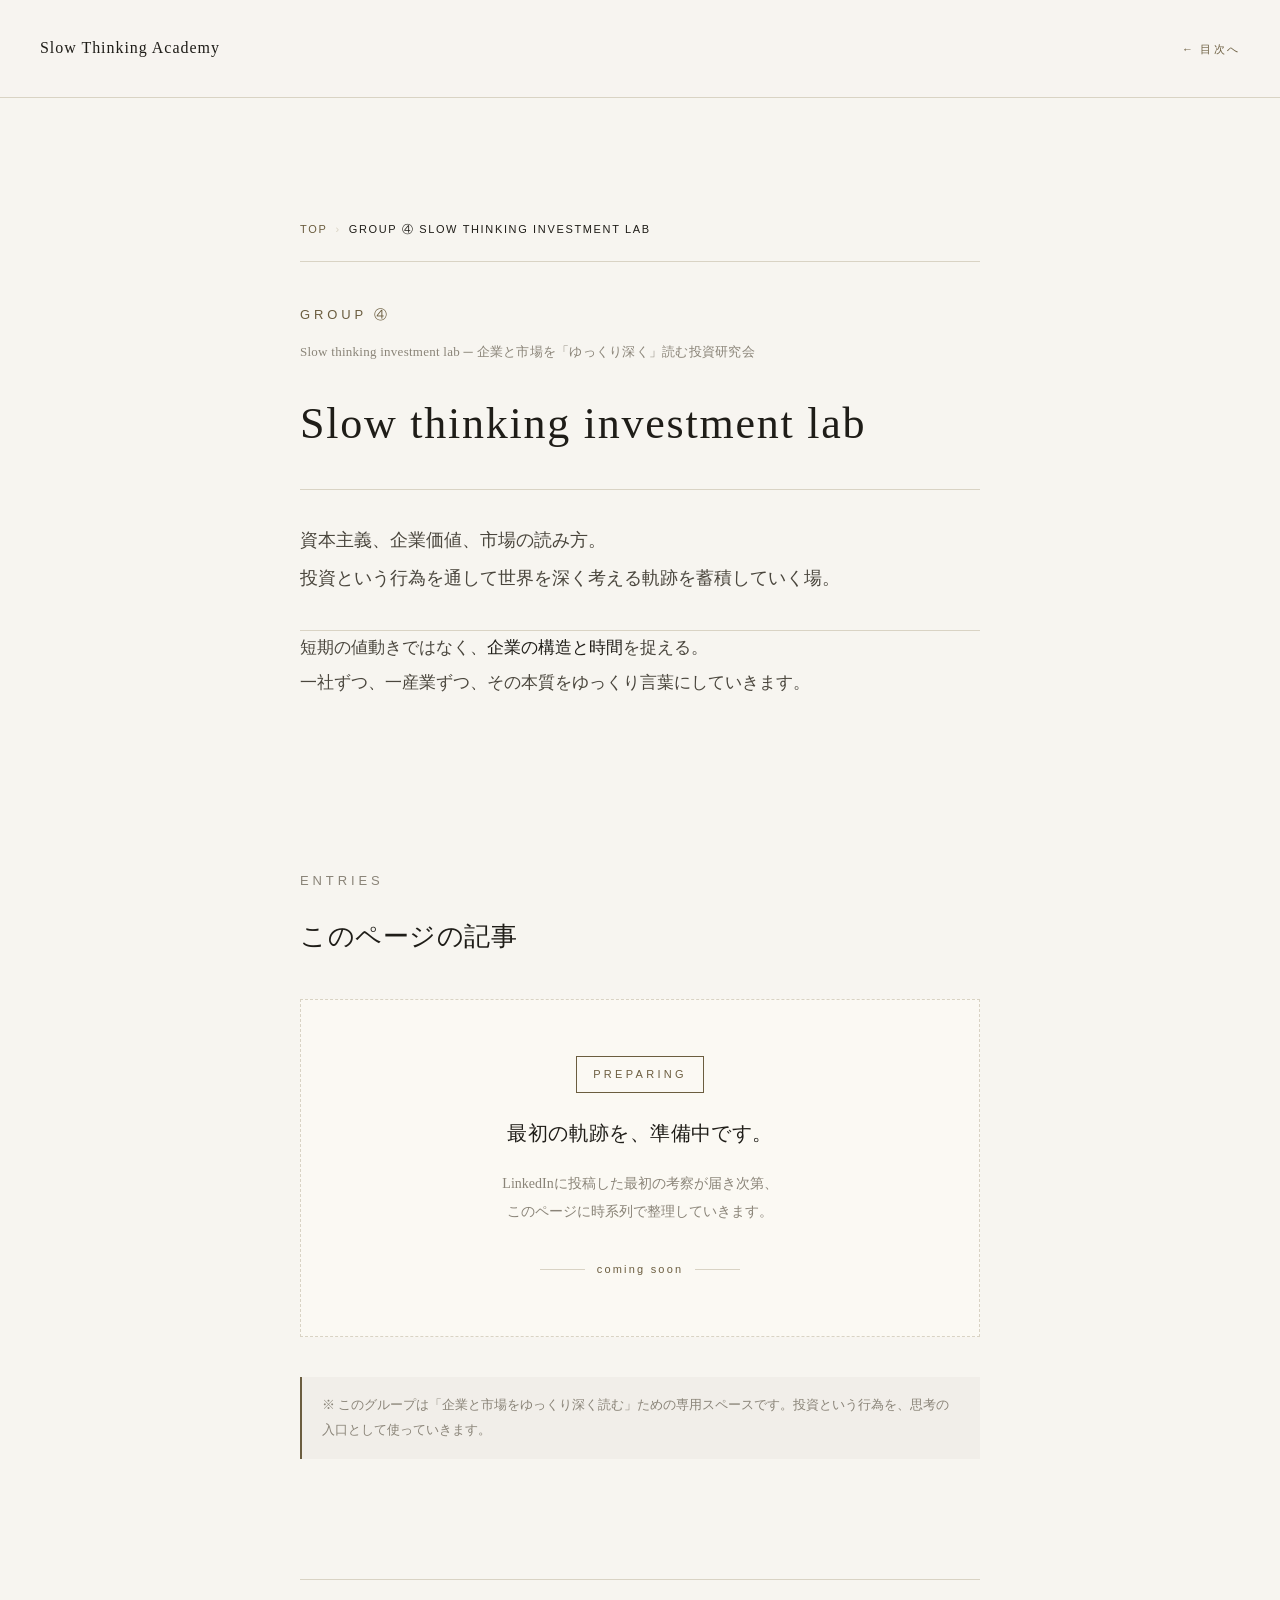
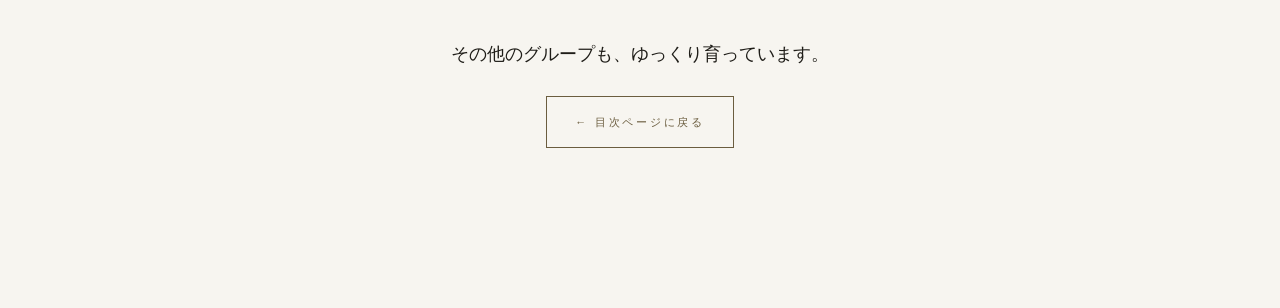
<file: investment-lab.html>
<!DOCTYPE html>
<html lang="ja">
<head>
<meta charset="UTF-8">
<meta name="viewport" content="width=device-width, initial-scale=1.0">
<title>GROUP ④ Slow thinking investment lab — Slow Thinking Academy</title>
<style>
:root{--bg:#f7f5f0;--ink:#1f1d18;--ink-soft:#4a463d;--ink-mute:#8a8478;--line:#d9d3c4;--accent:#6b5d3f;--accent-soft:#a89473;--quote:#efe9dc;--card:#fbf9f3}
*{box-sizing:border-box;margin:0;padding:0}
html{scroll-behavior:smooth}
body{background:var(--bg);color:var(--ink);font-family:"Hiragino Mincho ProN","Yu Mincho","YuMincho","Noto Serif JP","Songti SC",serif;line-height:2.05;font-size:17px;-webkit-font-smoothing:antialiased}
.wrap{max-width:760px;margin:0 auto;padding:80px 40px 160px}
.site-header{display:flex;justify-content:space-between;align-items:baseline;padding:32px 40px;border-bottom:1px solid var(--line);background:rgba(247,245,240,0.85)}
.site-header .site-title{font-size:16px;letter-spacing:0.06em;color:var(--ink);text-decoration:none}
.site-header .site-nav{font-family:"Helvetica Neue","Hiragino Kaku Gothic ProN",sans-serif;font-size:11px;letter-spacing:0.2em;color:var(--accent);text-decoration:none}
.site-header .site-nav:hover{color:var(--ink)}

.crumbs{font-family:"Helvetica Neue","Hiragino Kaku Gothic ProN",sans-serif;font-size:11px;letter-spacing:0.15em;color:var(--ink-mute);margin-bottom:40px;padding-bottom:20px;border-bottom:1px solid var(--line);display:flex;align-items:center;flex-wrap:wrap;gap:8px;text-transform:uppercase}
.crumbs a{color:var(--accent);text-decoration:none;border-bottom:1px solid transparent;transition:border-color 0.2s}
.crumbs a:hover{border-bottom-color:var(--accent)}
.crumbs .sep{color:var(--line)}
.crumbs .current{color:var(--ink)}

.hero{padding-top:40px;padding-bottom:64px}
.group-hero-label{font-family:"Helvetica Neue",sans-serif;font-size:13px;letter-spacing:0.3em;color:var(--accent);margin-bottom:12px}
.group-hero-fullname{font-size:13px;color:var(--ink-mute);margin-bottom:28px;line-height:1.7;letter-spacing:0.02em}
h1.page-title{font-size:44px;font-weight:500;letter-spacing:0.04em;line-height:1.5;margin-bottom:32px;color:var(--ink)}
.lead{border-top:1px solid var(--line);border-bottom:1px solid var(--line);padding:32px 0;margin-top:24px}
.lead p{font-size:18px;line-height:2.1;color:var(--ink-soft);margin-bottom:0}

section{padding-top:80px;scroll-margin-top:40px}
.chapter-num{font-family:"Helvetica Neue",sans-serif;font-size:13px;letter-spacing:0.3em;color:var(--ink-mute);margin-bottom:20px}
h2{font-size:26px;font-weight:500;line-height:1.7;margin-bottom:40px;color:var(--ink);letter-spacing:0.02em}
p{margin-bottom:24px;color:var(--ink-soft)}
p strong{color:var(--ink);font-weight:500}

.preparing-card{background:var(--card);border:1px dashed var(--line);padding:56px 40px;text-align:center;margin-top:32px;position:relative}
.preparing-badge{display:inline-block;font-family:"Helvetica Neue",sans-serif;font-size:11px;letter-spacing:0.3em;color:var(--accent);text-transform:uppercase;margin-bottom:20px;padding:6px 16px;border:1px solid var(--accent)}
.preparing-title{font-size:20px;font-weight:500;color:var(--ink);margin-bottom:16px;letter-spacing:0.02em}
.preparing-desc{font-size:14px;color:var(--ink-mute);line-height:2;max-width:480px;margin:0 auto}
.preparing-divider{display:flex;align-items:center;justify-content:center;gap:12px;margin:32px auto 0;max-width:200px}
.preparing-divider span{height:1px;flex:1;background:var(--line)}
.preparing-divider em{font-family:"Helvetica Neue",sans-serif;font-size:11px;letter-spacing:0.2em;color:var(--accent);font-style:normal}

.group-note{font-size:13px;color:var(--ink-mute);line-height:1.9;padding:16px 20px;background:rgba(107,93,63,0.04);border-left:2px solid var(--accent);margin-top:40px}

footer{margin-top:120px;padding-top:56px;border-top:1px solid var(--line);text-align:center}
.footer-cta{font-size:18px;line-height:2;color:var(--ink);margin-bottom:24px}
.footer-back{display:inline-block;font-family:"Helvetica Neue",sans-serif;font-size:11px;letter-spacing:0.25em;color:var(--accent);text-decoration:none;padding:14px 28px;border:1px solid var(--accent);transition:background 0.2s ease,color 0.2s ease}
.footer-back:hover{background:var(--accent);color:var(--bg)}

@media (max-width:640px){
  body{font-size:16px}
  .wrap{padding:60px 24px 120px}
  .site-header{padding:24px;flex-direction:column;align-items:flex-start;gap:12px}
  h1.page-title{font-size:30px}
  h2{font-size:21px}
  .lead p{font-size:16px}
  section{padding-top:56px}
  .preparing-card{padding:40px 24px}
}
</style>
</head>
<body>

<header class="site-header">
  <a class="site-title" href="../index.html">Slow Thinking Academy</a>
  <a class="site-nav" href="../index.html#group-index">← 目次へ</a>
</header>

<div class="wrap">

  <section class="hero">
    <div class="crumbs">
      <a href="../index.html">Top</a>
      <span class="sep">›</span>
      <span class="current">Group ④ Slow thinking investment lab</span>
    </div>

    <div class="group-hero-label">GROUP ④</div>
    <div class="group-hero-fullname">Slow thinking investment lab ─ 企業と市場を「ゆっくり深く」読む投資研究会</div>

    <h1 class="page-title">Slow thinking investment lab</h1>

    <div class="lead">
      <p>資本主義、企業価値、市場の読み方。<br>
      投資という行為を通して世界を深く考える軌跡を蓄積していく場。</p>
    </div>

    <p>短期の値動きではなく、<strong>企業の構造と時間</strong>を捉える。<br>
    一社ずつ、一産業ずつ、その本質をゆっくり言葉にしていきます。</p>
  </section>

  <section>
    <div class="chapter-num">ENTRIES</div>
    <h2>このページの記事</h2>

    <div class="preparing-card">
      <span class="preparing-badge">Preparing</span>
      <div class="preparing-title">最初の軌跡を、準備中です。</div>
      <p class="preparing-desc">LinkedInに投稿した最初の考察が届き次第、<br>このページに時系列で整理していきます。</p>
      <div class="preparing-divider"><span></span><em>coming soon</em><span></span></div>
    </div>

    <div class="group-note">※ このグループは「企業と市場をゆっくり深く読む」ための専用スペースです。投資という行為を、思考の入口として使っていきます。</div>
  </section>

  <footer>
    <div class="footer-cta">その他のグループも、ゆっくり育っています。</div>
    <a class="footer-back" href="../index.html#group-index">← 目次ページに戻る</a>
  </footer>

</div>
<script type="module" src="https://static.cloudflareinsights.com/beacon.min.js/v4513226cdae34746b4dedf0b4dfa099e1781791509496" integrity="sha512-ZE9pZaUXND66v380QUtch/5sE9tPFh2zg45pR2PB0CVkCtOREv2AJKkSidISWkysEuQ0EH8faUU5du78bx87UQ==" data-cf-beacon='{"version":"2024.11.0","token":"4edd5f8ec12a48cfa682ab8261b80a79"}' crossorigin="anonymous"></script>
</body>
</html>
</file>
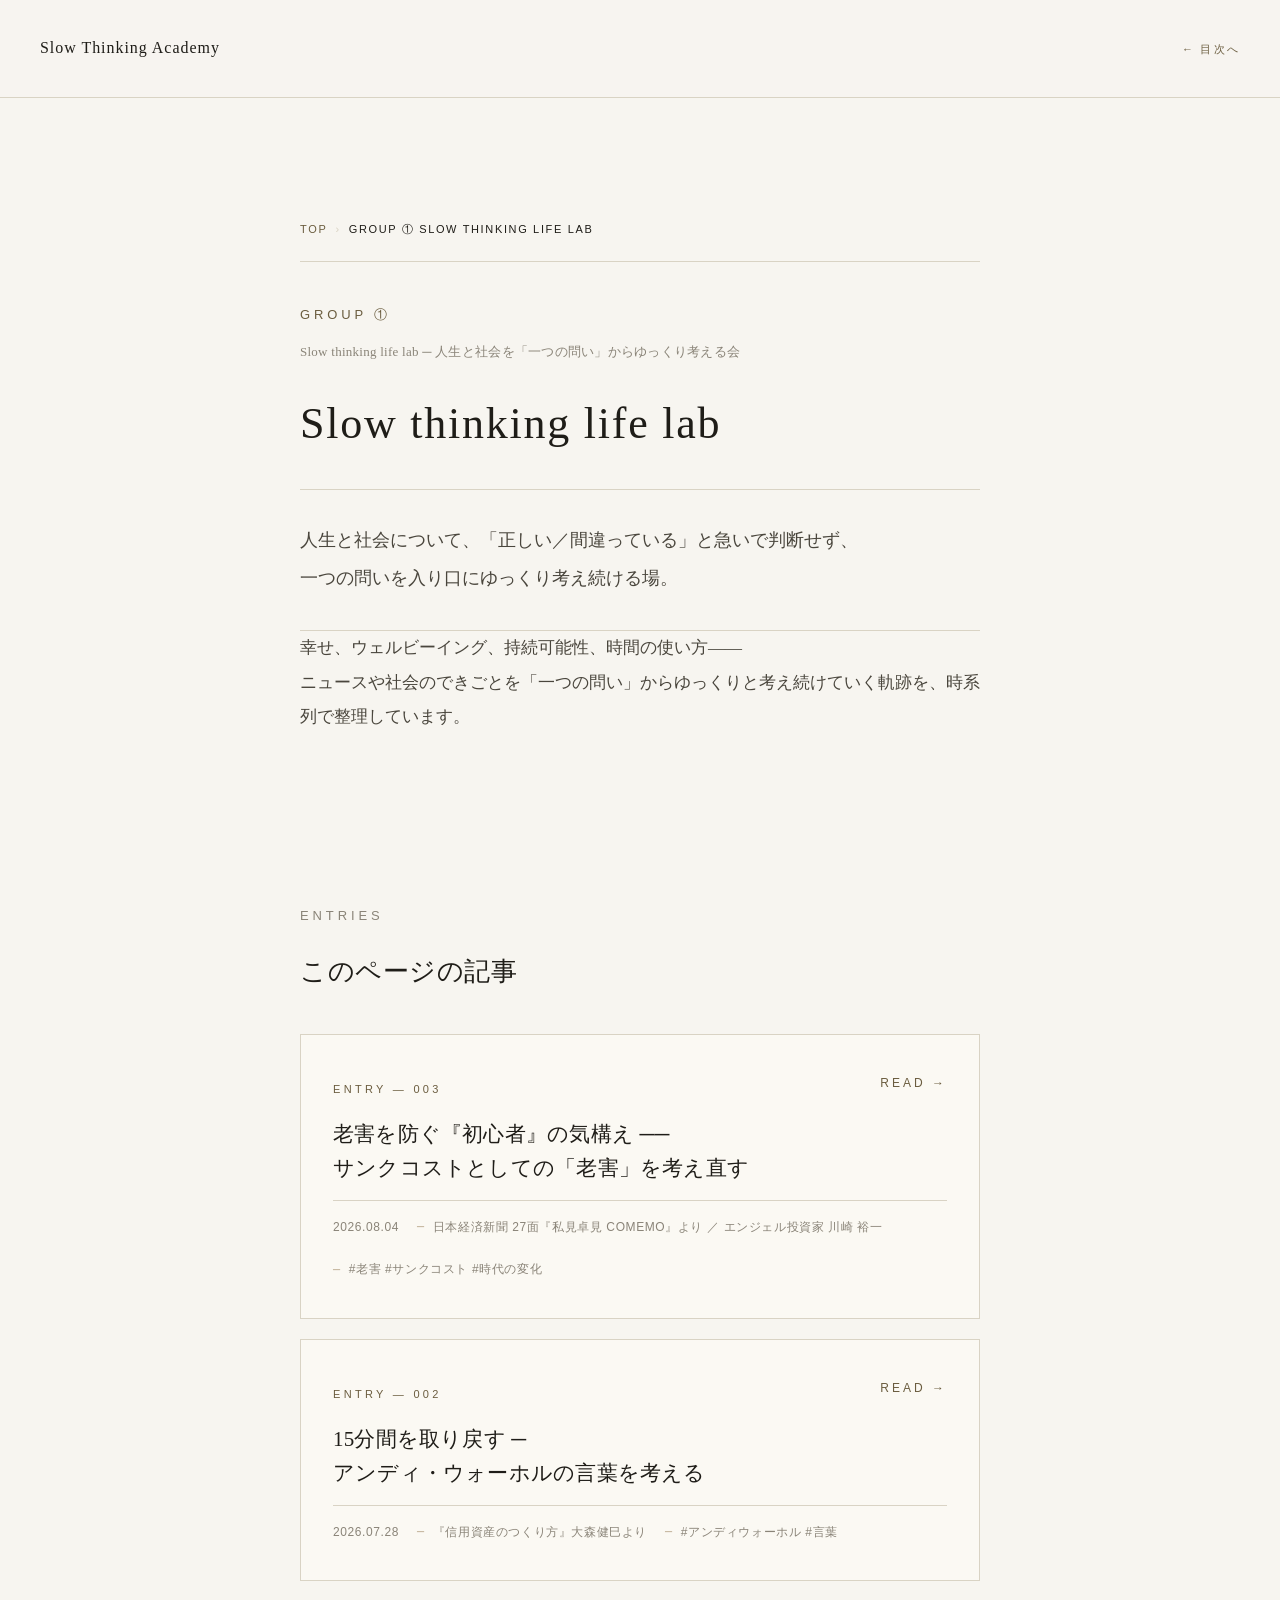
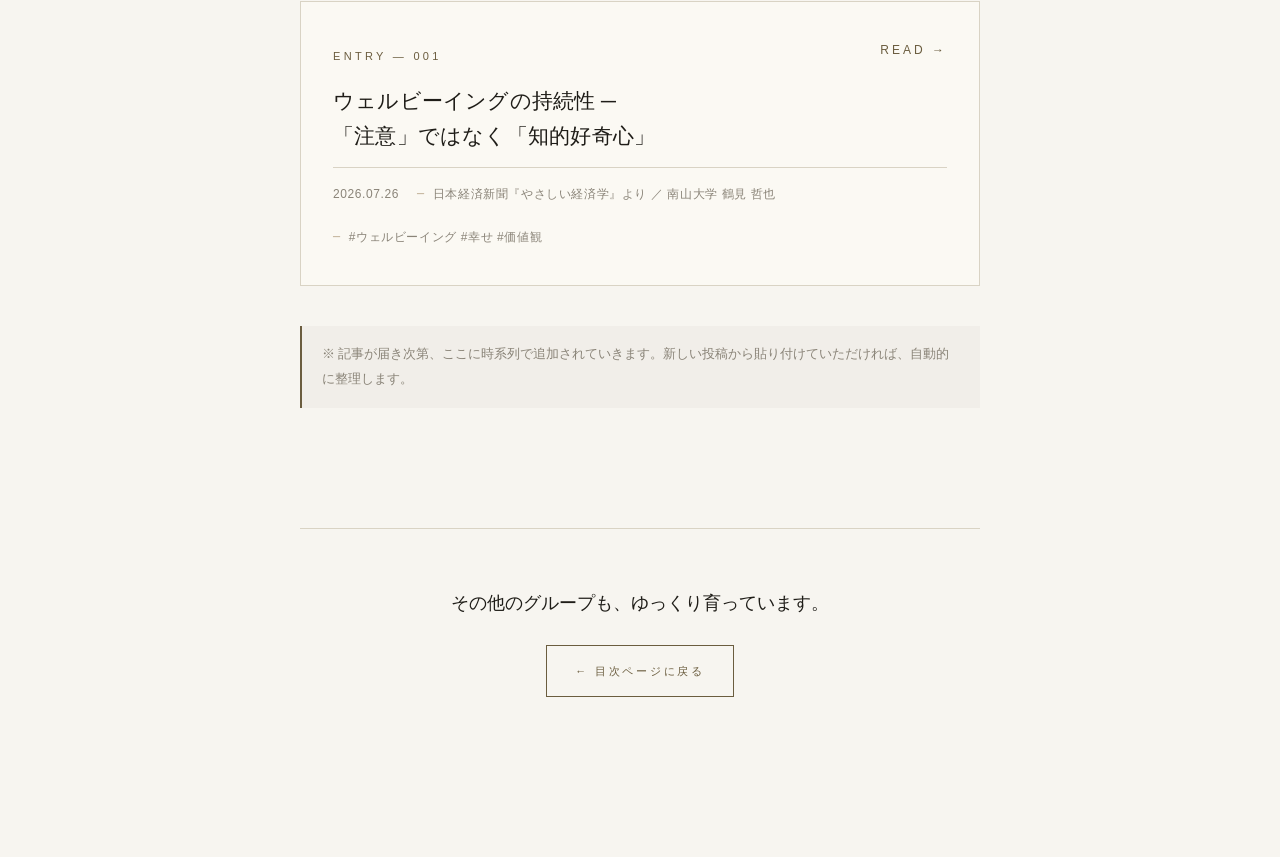
<file: life-lab.html>
<!DOCTYPE html>
<html lang="ja">
<head>
<meta charset="UTF-8">
<meta name="viewport" content="width=device-width, initial-scale=1.0">
<title>GROUP ① Slow thinking life lab — Slow Thinking Academy</title>
<style>
:root{--bg:#f7f5f0;--ink:#1f1d18;--ink-soft:#4a463d;--ink-mute:#8a8478;--line:#d9d3c4;--accent:#6b5d3f;--accent-soft:#a89473;--quote:#efe9dc;--card:#fbf9f3}
*{box-sizing:border-box;margin:0;padding:0}
html{scroll-behavior:smooth}
body{background:var(--bg);color:var(--ink);font-family:"Hiragino Mincho ProN","Yu Mincho","YuMincho","Noto Serif JP","Songti SC",serif;line-height:2.05;font-size:17px;-webkit-font-smoothing:antialiased}
.wrap{max-width:760px;margin:0 auto;padding:80px 40px 160px}
.site-header{display:flex;justify-content:space-between;align-items:baseline;padding:32px 40px;border-bottom:1px solid var(--line);background:rgba(247,245,240,0.85)}
.site-header .site-title{font-size:16px;letter-spacing:0.06em;color:var(--ink);text-decoration:none}
.site-header .site-nav{font-family:"Helvetica Neue","Hiragino Kaku Gothic ProN",sans-serif;font-size:11px;letter-spacing:0.2em;color:var(--accent);text-decoration:none}
.site-header .site-nav:hover{color:var(--ink)}

/* パンくず */
.crumbs{font-family:"Helvetica Neue","Hiragino Kaku Gothic ProN",sans-serif;font-size:11px;letter-spacing:0.15em;color:var(--ink-mute);margin-bottom:40px;padding-bottom:20px;border-bottom:1px solid var(--line);display:flex;align-items:center;flex-wrap:wrap;gap:8px;text-transform:uppercase}
.crumbs a{color:var(--accent);text-decoration:none;border-bottom:1px solid transparent;transition:border-color 0.2s}
.crumbs a:hover{border-bottom-color:var(--accent)}
.crumbs .sep{color:var(--line)}
.crumbs .current{color:var(--ink)}

/* Hero（index と同じトーン） */
.hero{padding-top:40px;padding-bottom:64px}
.group-hero-label{font-family:"Helvetica Neue",sans-serif;font-size:13px;letter-spacing:0.3em;color:var(--accent);margin-bottom:12px}
.group-hero-fullname{font-size:13px;color:var(--ink-mute);margin-bottom:28px;line-height:1.7;letter-spacing:0.02em}
h1.page-title{font-size:44px;font-weight:500;letter-spacing:0.04em;line-height:1.5;margin-bottom:32px;color:var(--ink)}
.lead{border-top:1px solid var(--line);border-bottom:1px solid var(--line);padding:32px 0;margin-top:24px}
.lead p{font-size:18px;line-height:2.1;color:var(--ink-soft);margin-bottom:0}

/* セクションタイトル（index と揃える） */
section{padding-top:80px;scroll-margin-top:40px}
.chapter-num{font-family:"Helvetica Neue",sans-serif;font-size:13px;letter-spacing:0.3em;color:var(--ink-mute);margin-bottom:20px}
h2{font-size:26px;font-weight:500;line-height:1.7;margin-bottom:40px;color:var(--ink);letter-spacing:0.02em}
p{margin-bottom:24px;color:var(--ink-soft)}
p strong{color:var(--ink);font-weight:500}

/* 記事カード（index の group-card を踏襲） */
.article-list{margin-top:32px;display:grid;gap:20px}
.article-card{display:block;text-decoration:none;background:var(--card);border:1px solid var(--line);padding:36px 32px;transition:background 0.25s ease,border-color 0.25s ease,transform 0.25s ease;color:inherit;position:relative;overflow:hidden}
.article-card::before{content:"";position:absolute;left:0;top:0;bottom:0;width:2px;background:transparent;transition:background 0.25s ease}
.article-card:hover{background:var(--quote);border-color:var(--accent);transform:translateY(-2px)}
.article-card:hover::before{background:var(--accent)}
.article-card .entry-num{display:inline-block;font-family:"Helvetica Neue","Hiragino Kaku Gothic ProN",sans-serif;font-size:11px;letter-spacing:0.3em;color:var(--accent);margin-bottom:16px;text-transform:uppercase}
.article-card .entry-title{font-size:21px;font-weight:500;line-height:1.65;color:var(--ink);margin-bottom:14px;letter-spacing:0.01em}
.article-card .entry-meta{display:flex;flex-wrap:wrap;gap:18px;font-size:12px;color:var(--ink-mute);font-family:"Helvetica Neue",sans-serif;letter-spacing:0.05em;padding-top:14px;border-top:1px solid var(--line)}
.article-card .entry-meta span{display:inline-flex;align-items:center}
.article-card .entry-meta span::before{content:"─";margin-right:8px;color:var(--accent-soft);font-size:10px}
.article-card .entry-meta span:first-child::before{display:none}
.article-card .entry-arrow{position:absolute;top:36px;right:32px;font-family:"Helvetica Neue",sans-serif;color:var(--accent);font-size:12px;letter-spacing:0.25em}

/* ノート（index の group-note を踏襲） */
.group-note{font-size:13px;color:var(--ink-mute);line-height:1.9;padding:16px 20px;background:rgba(107,93,63,0.04);border-left:2px solid var(--accent);margin-top:40px}

/* フッター */
footer{margin-top:120px;padding-top:56px;border-top:1px solid var(--line);text-align:center}
.footer-cta{font-size:18px;line-height:2;color:var(--ink);margin-bottom:24px}
.footer-back{display:inline-block;font-family:"Helvetica Neue",sans-serif;font-size:11px;letter-spacing:0.25em;color:var(--accent);text-decoration:none;padding:14px 28px;border:1px solid var(--accent);transition:background 0.2s ease,color 0.2s ease}
.footer-back:hover{background:var(--accent);color:var(--bg)}

@media (max-width:640px){
  body{font-size:16px}
  .wrap{padding:60px 24px 120px}
  .site-header{padding:24px;flex-direction:column;align-items:flex-start;gap:12px}
  h1.page-title{font-size:30px}
  h2{font-size:21px}
  .lead p{font-size:16px}
  section{padding-top:56px}
  .article-card{padding:28px 24px}
  .article-card .entry-arrow{position:static;display:block;margin-top:16px}
}
</style>
</head>
<body>

<header class="site-header">
  <a class="site-title" href="../index.html">Slow Thinking Academy</a>
  <a class="site-nav" href="../index.html#group-index">← 目次へ</a>
</header>

<div class="wrap">

  <section class="hero">
    <div class="crumbs">
      <a href="../index.html">Top</a>
      <span class="sep">›</span>
      <span class="current">Group ① Slow thinking life lab</span>
    </div>

    <div class="group-hero-label">GROUP ①</div>
    <div class="group-hero-fullname">Slow thinking life lab ─ 人生と社会を「一つの問い」からゆっくり考える会</div>

    <h1 class="page-title">Slow thinking life lab</h1>

    <div class="lead">
      <p>人生と社会について、「正しい／間違っている」と急いで判断せず、<br>
      一つの問いを入り口にゆっくり考え続ける場。</p>
    </div>

    <p>幸せ、ウェルビーイング、持続可能性、時間の使い方——<br>
    ニュースや社会のできごとを「一つの問い」からゆっくりと考え続けていく軌跡を、時系列で整理しています。</p>
  </section>

  <section>
    <div class="chapter-num">ENTRIES</div>
    <h2>このページの記事</h2>

    <div class="article-list">

      <a class="article-card" href="../articles/entry-003.html">
        <span class="entry-num">Entry — 003</span>
        <span class="entry-arrow">READ →</span>
        <div class="entry-title">老害を防ぐ『初心者』の気構え ──<br>サンクコストとしての「老害」を考え直す</div>
        <div class="entry-meta">
          <span>2026.08.04</span>
          <span>日本経済新聞 27面『私見卓見 COMEMO』より ／ エンジェル投資家 川崎 裕一</span>
          <span>#老害 #サンクコスト #時代の変化</span>
        </div>
      </a>

      <a class="article-card" href="../articles/entry-002.html">
        <span class="entry-num">Entry — 002</span>
        <span class="entry-arrow">READ →</span>
        <div class="entry-title">15分間を取り戻す ─<br>アンディ・ウォーホルの言葉を考える</div>
        <div class="entry-meta">
          <span>2026.07.28</span>
          <span>『信用資産のつくり方』大森健巳より</span>
          <span>#アンディウォーホル #言葉</span>
        </div>
      </a>

      <a class="article-card" href="../articles/entry-001.html">
        <span class="entry-num">Entry — 001</span>
        <span class="entry-arrow">READ →</span>
        <div class="entry-title">ウェルビーイングの持続性 ─<br>「注意」ではなく「知的好奇心」</div>
        <div class="entry-meta">
          <span>2026.07.26</span>
          <span>日本経済新聞『やさしい経済学』より ／ 南山大学 鶴見 哲也</span>
          <span>#ウェルビーイング #幸せ #価値観</span>
        </div>
      </a>

    </div>

    <div class="group-note">※ 記事が届き次第、ここに時系列で追加されていきます。新しい投稿から貼り付けていただければ、自動的に整理します。</div>
  </section>

  <footer>
    <div class="footer-cta">その他のグループも、ゆっくり育っています。</div>
    <a class="footer-back" href="../index.html#group-index">← 目次ページに戻る</a>
  </footer>

</div>
<script type="module" src="https://static.cloudflareinsights.com/beacon.min.js/v4513226cdae34746b4dedf0b4dfa099e1781791509496" integrity="sha512-ZE9pZaUXND66v380QUtch/5sE9tPFh2zg45pR2PB0CVkCtOREv2AJKkSidISWkysEuQ0EH8faUU5du78bx87UQ==" data-cf-beacon='{"version":"2024.11.0","token":"4edd5f8ec12a48cfa682ab8261b80a79"}' crossorigin="anonymous"></script>
</body>
</html>
</file>
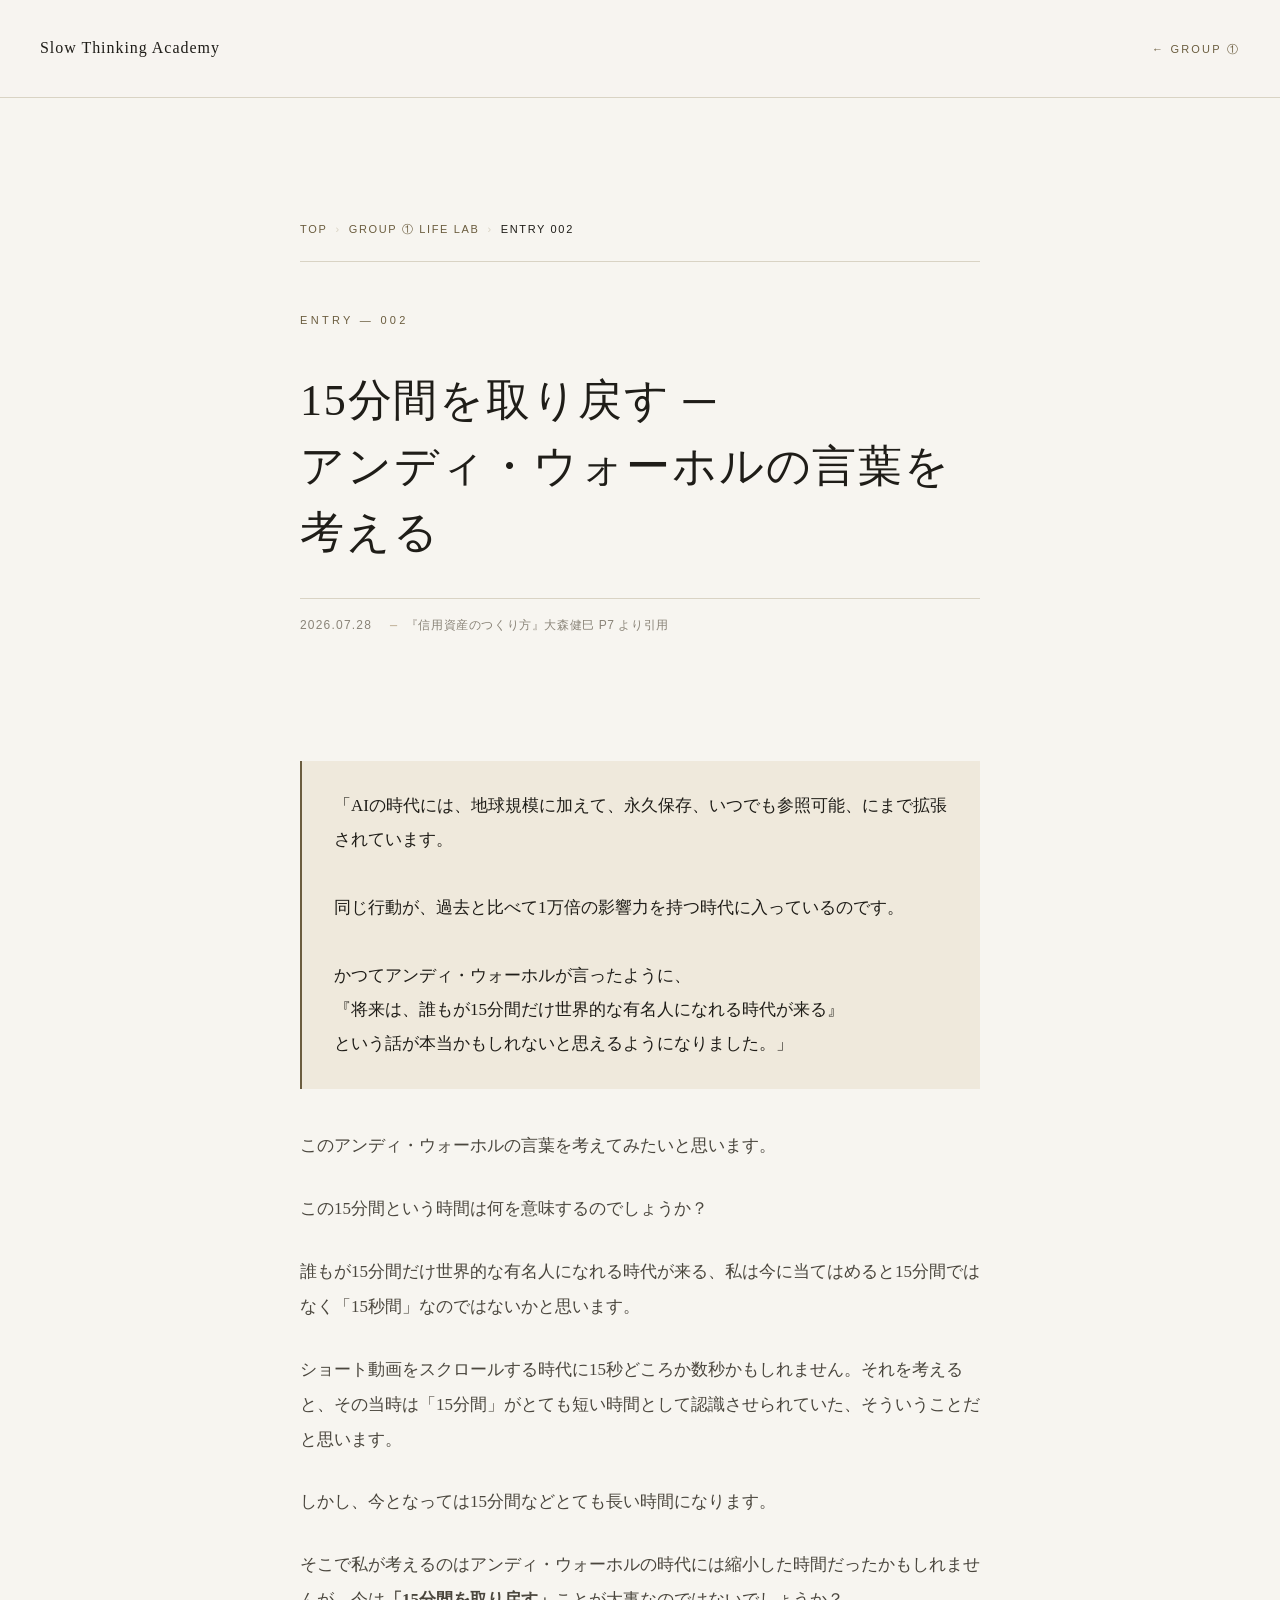
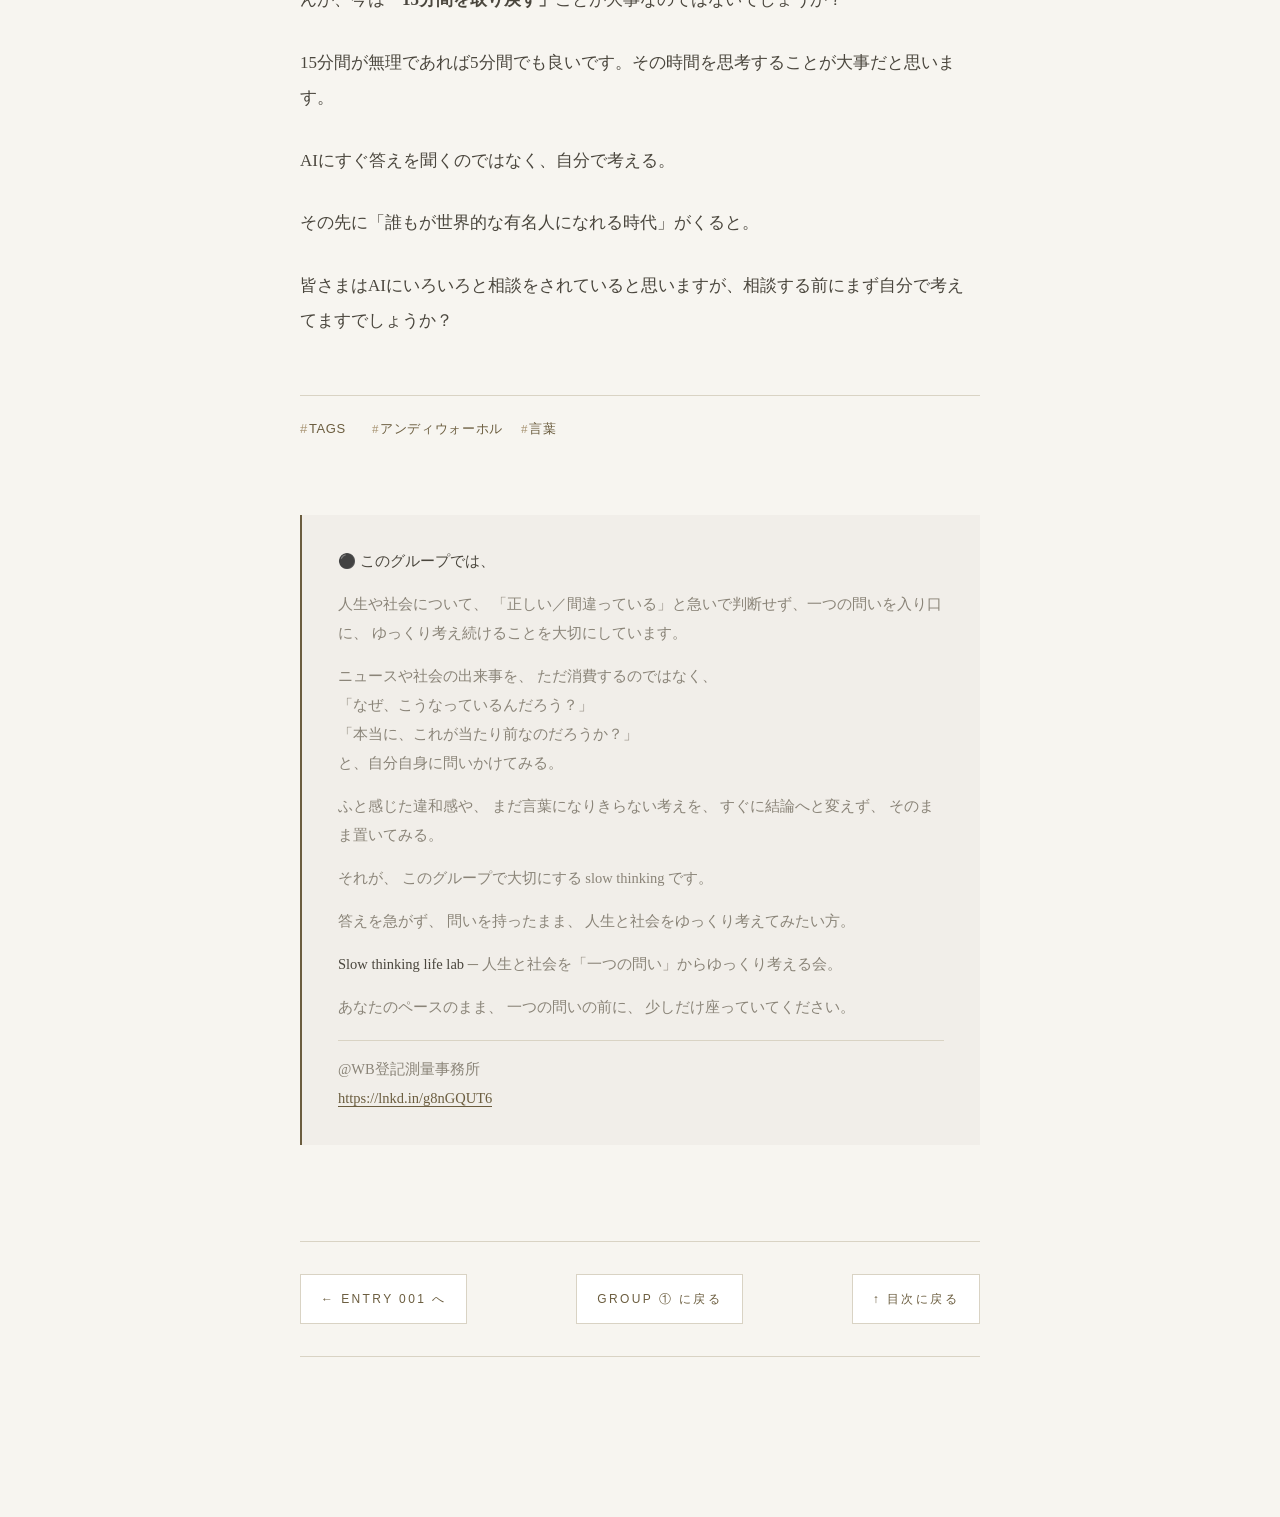
<file: articles/entry-002.html>
<!DOCTYPE html>
<html lang="ja">
<head>
<meta charset="UTF-8">
<meta name="viewport" content="width=device-width, initial-scale=1.0">
<title>ENTRY 002 — 15分間を取り戻す — Slow Thinking Academy</title>
<style>
:root{--bg:#f7f5f0;--ink:#1f1d18;--ink-soft:#4a463d;--ink-mute:#8a8478;--line:#d9d3c4;--accent:#6b5d3f;--accent-soft:#a89473;--quote:#efe9dc;--card:#fbf9f3}
*{box-sizing:border-box;margin:0;padding:0}
html{scroll-behavior:smooth}
body{background:var(--bg);color:var(--ink);font-family:"Hiragino Mincho ProN","Yu Mincho","YuMincho","Noto Serif JP","Songti SC",serif;line-height:2.05;font-size:17px;-webkit-font-smoothing:antialiased}
.wrap{max-width:760px;margin:0 auto;padding:80px 40px 160px}
.site-header{display:flex;justify-content:space-between;align-items:baseline;padding:32px 40px;border-bottom:1px solid var(--line);background:rgba(247,245,240,0.85)}
.site-header .site-title{font-size:16px;letter-spacing:0.06em;color:var(--ink);text-decoration:none}
.site-header .site-nav{font-family:"Helvetica Neue","Hiragino Kaku Gothic ProN",sans-serif;font-size:11px;letter-spacing:0.2em;color:var(--accent);text-decoration:none}
.site-header .site-nav:hover{color:var(--ink)}
.crumbs{font-family:"Helvetica Neue","Hiragino Kaku Gothic ProN",sans-serif;font-size:11px;letter-spacing:0.15em;color:var(--ink-mute);margin-bottom:40px;padding-bottom:20px;border-bottom:1px solid var(--line);display:flex;align-items:center;flex-wrap:wrap;gap:8px;text-transform:uppercase}
.crumbs a{color:var(--accent);text-decoration:none;border-bottom:1px solid transparent;transition:border-color 0.2s}
.crumbs a:hover{border-bottom-color:var(--accent)}
.crumbs .sep{color:var(--line)}
.crumbs .current{color:var(--ink)}
.hero{padding-top:40px;padding-bottom:64px}
.post-label{display:inline-block;font-family:"Helvetica Neue","Hiragino Kaku Gothic ProN",sans-serif;font-size:11px;letter-spacing:0.3em;color:var(--accent);margin-bottom:12px;text-transform:uppercase}
.post-meta{display:flex;flex-wrap:wrap;gap:18px;align-items:baseline;margin-bottom:20px;font-size:12px;color:var(--ink-mute);font-family:"Helvetica Neue","Hiragino Kaku Gothic ProN",sans-serif;letter-spacing:0.05em;padding-top:14px;border-top:1px solid var(--line)}
.post-meta > span{display:inline-flex;align-items:center}
.post-meta > span::before{content:"─";margin-right:8px;color:var(--accent-soft);font-size:10px}
.post-meta > span:first-child::before{display:none}
.post-date{font-family:"Helvetica Neue",sans-serif;color:var(--ink-mute);letter-spacing:0.1em}
.post-source{color:var(--ink-mute);font-size:12px;line-height:1.6}
h3.post-title{font-size:44px;font-weight:500;letter-spacing:0.04em;line-height:1.5;margin:24px 0 32px;color:var(--ink)}
.post-body p{margin-bottom:28px;color:var(--ink-soft);font-size:17px;line-height:2.05}
.post-body p:last-child{margin-bottom:0}
.post-source-quote{margin:40px 0;padding:28px 32px;background:var(--quote);border-left:2px solid var(--accent);font-size:17px;line-height:2.0;color:var(--ink);font-style:normal}
.post-source-quote strong{color:var(--ink);font-weight:500;background:rgba(107,93,63,0.08);padding:2px 6px}
.post-tags{margin-top:56px;padding-top:20px;border-top:1px solid var(--line);display:flex;flex-wrap:wrap;gap:18px;align-items:center}
.post-tags-label{font-family:"Helvetica Neue","Hiragino Kaku Gothic ProN",sans-serif;font-size:11px;letter-spacing:0.3em;color:var(--ink-mute);text-transform:uppercase;margin-right:8px}
.post-tags span{font-size:13px;color:var(--accent);letter-spacing:0.05em}
.post-tags span::before{content:"#";color:var(--accent-soft);margin-right:1px}
.post-group-note{margin-top:72px;padding:32px 36px;background:rgba(107,93,63,0.04);border-left:2px solid var(--accent);font-size:14.5px;line-height:2.0;color:var(--ink-mute)}
.post-group-note p{margin-bottom:14px;font-size:14.5px;line-height:2.0;color:var(--ink-mute)}
.post-group-note p:last-child{margin-bottom:0}
.post-group-note strong{color:var(--ink-soft);font-weight:500}
.post-group-link{margin-top:18px;padding-top:14px;border-top:1px solid var(--line);font-size:13px;color:var(--accent)}
.post-group-link a{color:var(--accent);text-decoration:none;border-bottom:1px solid var(--accent);word-break:break-all;transition:opacity 0.2s}
.post-group-link a:hover{opacity:0.7}
.article-nav{margin-top:96px;padding:32px 0;border-top:1px solid var(--line);border-bottom:1px solid var(--line);display:flex;justify-content:space-between;align-items:center;flex-wrap:wrap;gap:12px}
.article-nav a{font-family:"Helvetica Neue","Hiragino Kaku Gothic ProN",sans-serif;font-size:12px;letter-spacing:0.2em;color:var(--accent);text-decoration:none;padding:12px 20px;border:1px solid var(--line);background:#ffffff;transition:background 0.2s,border-color 0.2s,color 0.2s}
.article-nav a:hover{background:var(--accent);color:var(--bg);border-color:var(--accent)}
.article-nav .center{margin:0 auto}
@media (max-width:640px){body{font-size:16px}.wrap{padding:60px 24px 120px}.site-header{padding:24px;flex-direction:column;align-items:flex-start;gap:12px}h3.post-title{font-size:30px!important;margin:20px 0 28px}.hero{padding-bottom:48px}.post-meta{flex-direction:column;gap:8px;align-items:flex-start}.post-source-quote{padding:22px 24px;font-size:16px}.article-nav{flex-direction:column;align-items:stretch}.article-nav .center{margin:0}.article-nav a{text-align:center}}
</style>
</head>
<body>

<header class="site-header">
  <a class="site-title" href="../index.html">Slow Thinking Academy</a>
  <a class="site-nav" href="../groups/life-lab.html">← GROUP ①</a>
</header>

<div class="wrap">

  <section class="hero">
    <div class="crumbs">
      <a href="../index.html">Top</a>
      <span class="sep">›</span>
      <a href="../groups/life-lab.html">GROUP ① life lab</a>
      <span class="sep">›</span>
      <span class="current">ENTRY 002</span>
    </div>

    <span class="post-label">ENTRY — 002</span>

    <h3 class="post-title">15分間を取り戻す ─<br>アンディ・ウォーホルの言葉を考える</h3>

    <div class="post-meta">
      <span class="post-date">2026.07.28</span>
      <span class="post-source">『信用資産のつくり方』大森健巳 P7 より引用</span>
    </div>
  </section>

  <section>
    <article class="post">

      <div class="post-body">

        <div class="post-source-quote">
          「AIの時代には、地球規模に加えて、永久保存、いつでも参照可能、にまで拡張されています。<br><br>
          同じ行動が、過去と比べて1万倍の影響力を持つ時代に入っているのです。<br><br>
          かつてアンディ・ウォーホルが言ったように、<br>
          『将来は、誰もが15分間だけ世界的な有名人になれる時代が来る』<br>
          という話が本当かもしれないと思えるようになりました。」
        </div>

        <p>このアンディ・ウォーホルの言葉を考えてみたいと思います。</p>
        <p>この15分間という時間は何を意味するのでしょうか？</p>
        <p>誰もが15分間だけ世界的な有名人になれる時代が来る、私は今に当てはめると15分間ではなく「15秒間」なのではないかと思います。</p>
        <p>ショート動画をスクロールする時代に15秒どころか数秒かもしれません。それを考えると、その当時は「15分間」がとても短い時間として認識させられていた、そういうことだと思います。</p>
        <p>しかし、今となっては15分間などとても長い時間になります。</p>
        <p>そこで私が考えるのはアンディ・ウォーホルの時代には縮小した時間だったかもしれませんが、今は<strong>「15分間を取り戻す」</strong>ことが大事なのではないでしょうか？</p>
        <p>15分間が無理であれば5分間でも良いです。その時間を思考することが大事だと思います。</p>
        <p>AIにすぐ答えを聞くのではなく、自分で考える。</p>
        <p>その先に「誰もが世界的な有名人になれる時代」がくると。</p>
        <p>皆さまはAIにいろいろと相談をされていると思いますが、相談する前にまず自分で考えてますでしょうか？</p>

      </div>

      <div class="post-tags">
        <span class="post-tags-label">Tags</span>
        <span>アンディウォーホル</span>
        <span>言葉</span>
      </div>

      <div class="post-group-note">
        <p><strong>⚫ このグループでは、</strong></p>
        <p>人生や社会について、 「正しい／間違っている」と急いで判断せず、一つの問いを入り口に、 ゆっくり考え続けることを大切にしています。</p>
        <p>ニュースや社会の出来事を、 ただ消費するのではなく、<br>「なぜ、こうなっているんだろう？」<br>「本当に、これが当たり前なのだろうか？」<br>と、自分自身に問いかけてみる。</p>
        <p>ふと感じた違和感や、 まだ言葉になりきらない考えを、 すぐに結論へと変えず、 そのまま置いてみる。</p>
        <p>それが、 このグループで大切にする slow thinking です。</p>
        <p>答えを急がず、 問いを持ったまま、 人生と社会をゆっくり考えてみたい方。</p>
        <p><strong>Slow thinking life lab</strong> ─ 人生と社会を「一つの問い」からゆっくり考える会。</p>
        <p>あなたのペースのまま、 一つの問いの前に、 少しだけ座っていてください。</p>
        <p class="post-group-link">@WB登記測量事務所<br>
        <a href="https://lnkd.in/g8nGQUT6" target="_blank">https://lnkd.in/g8nGQUT6</a></p>
      </div>

    </article>

    <nav class="article-nav">
      <a href="../articles/entry-001.html">← ENTRY 001 へ</a>
      <a class="center" href="../groups/life-lab.html">GROUP ① に戻る</a>
      <a href="../index.html">↑ 目次に戻る</a>
    </nav>

  </section>

</div>
</body>
</html>
</file>
